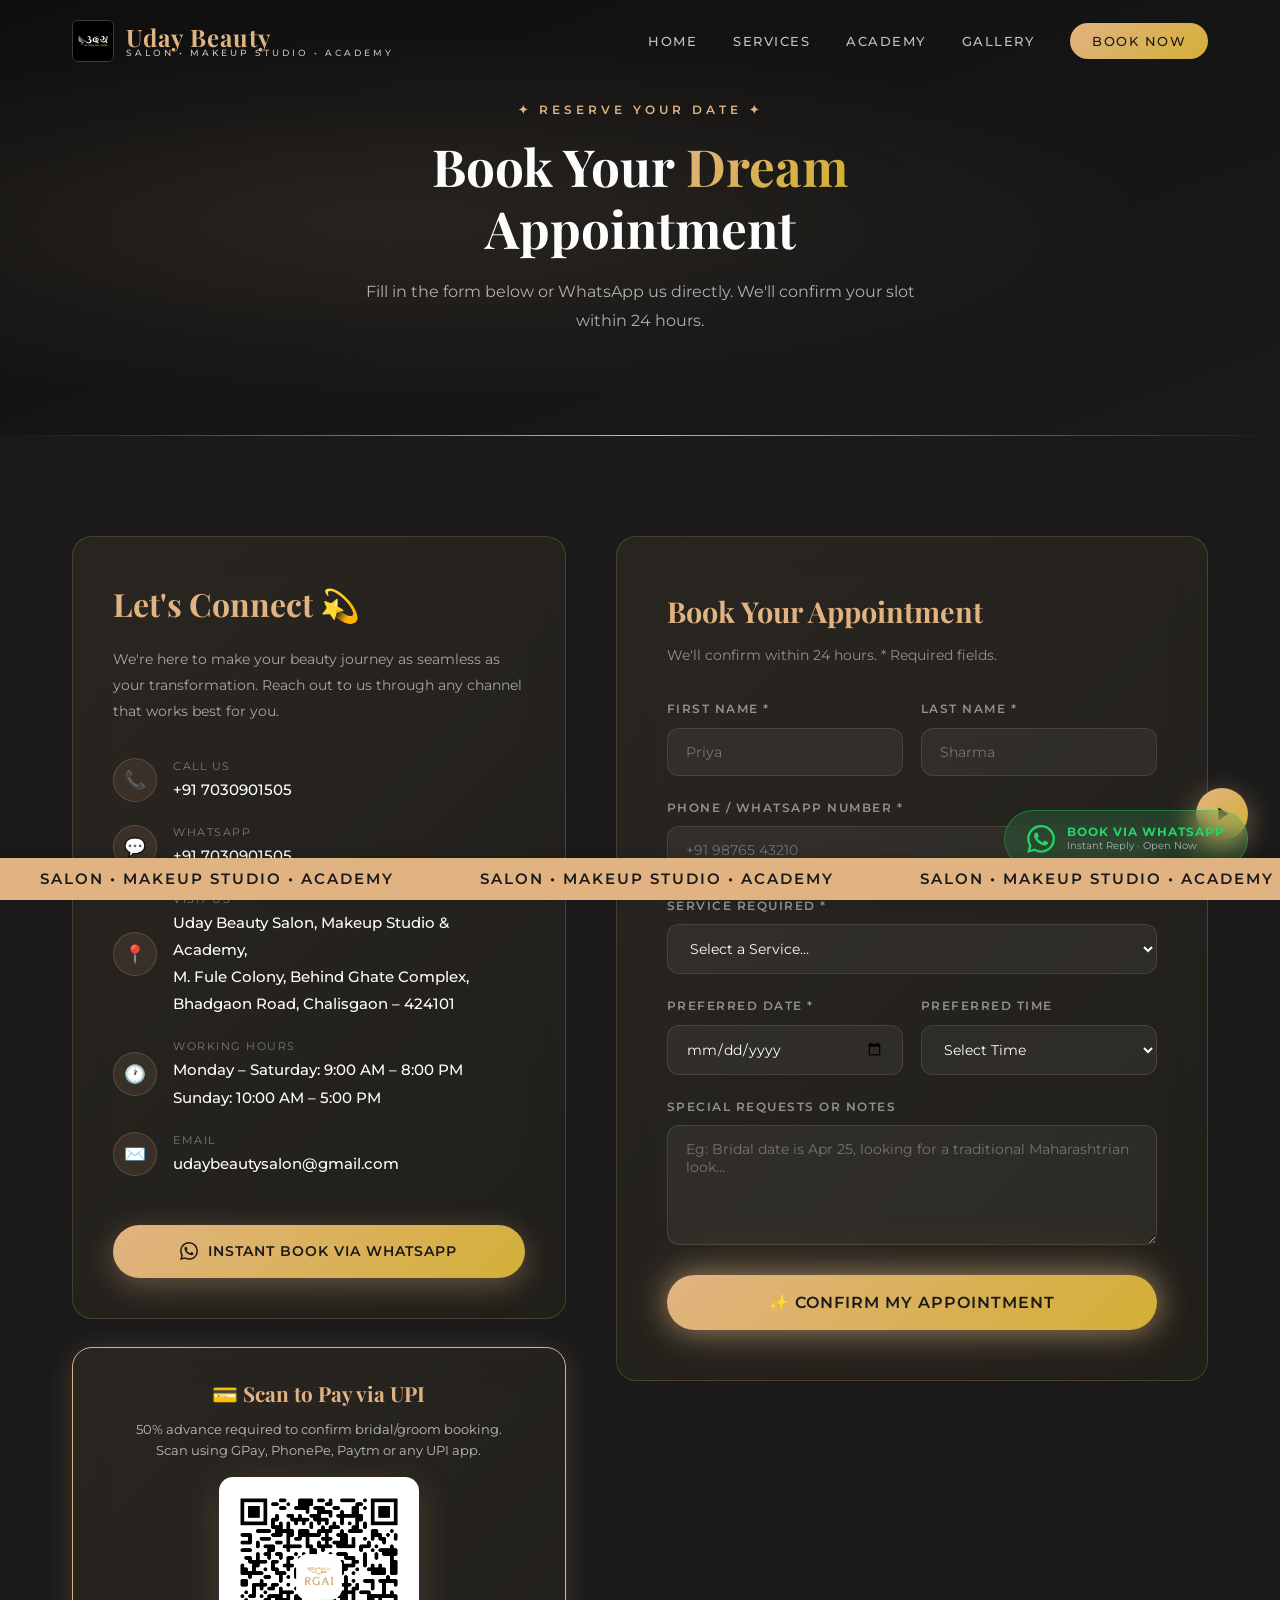
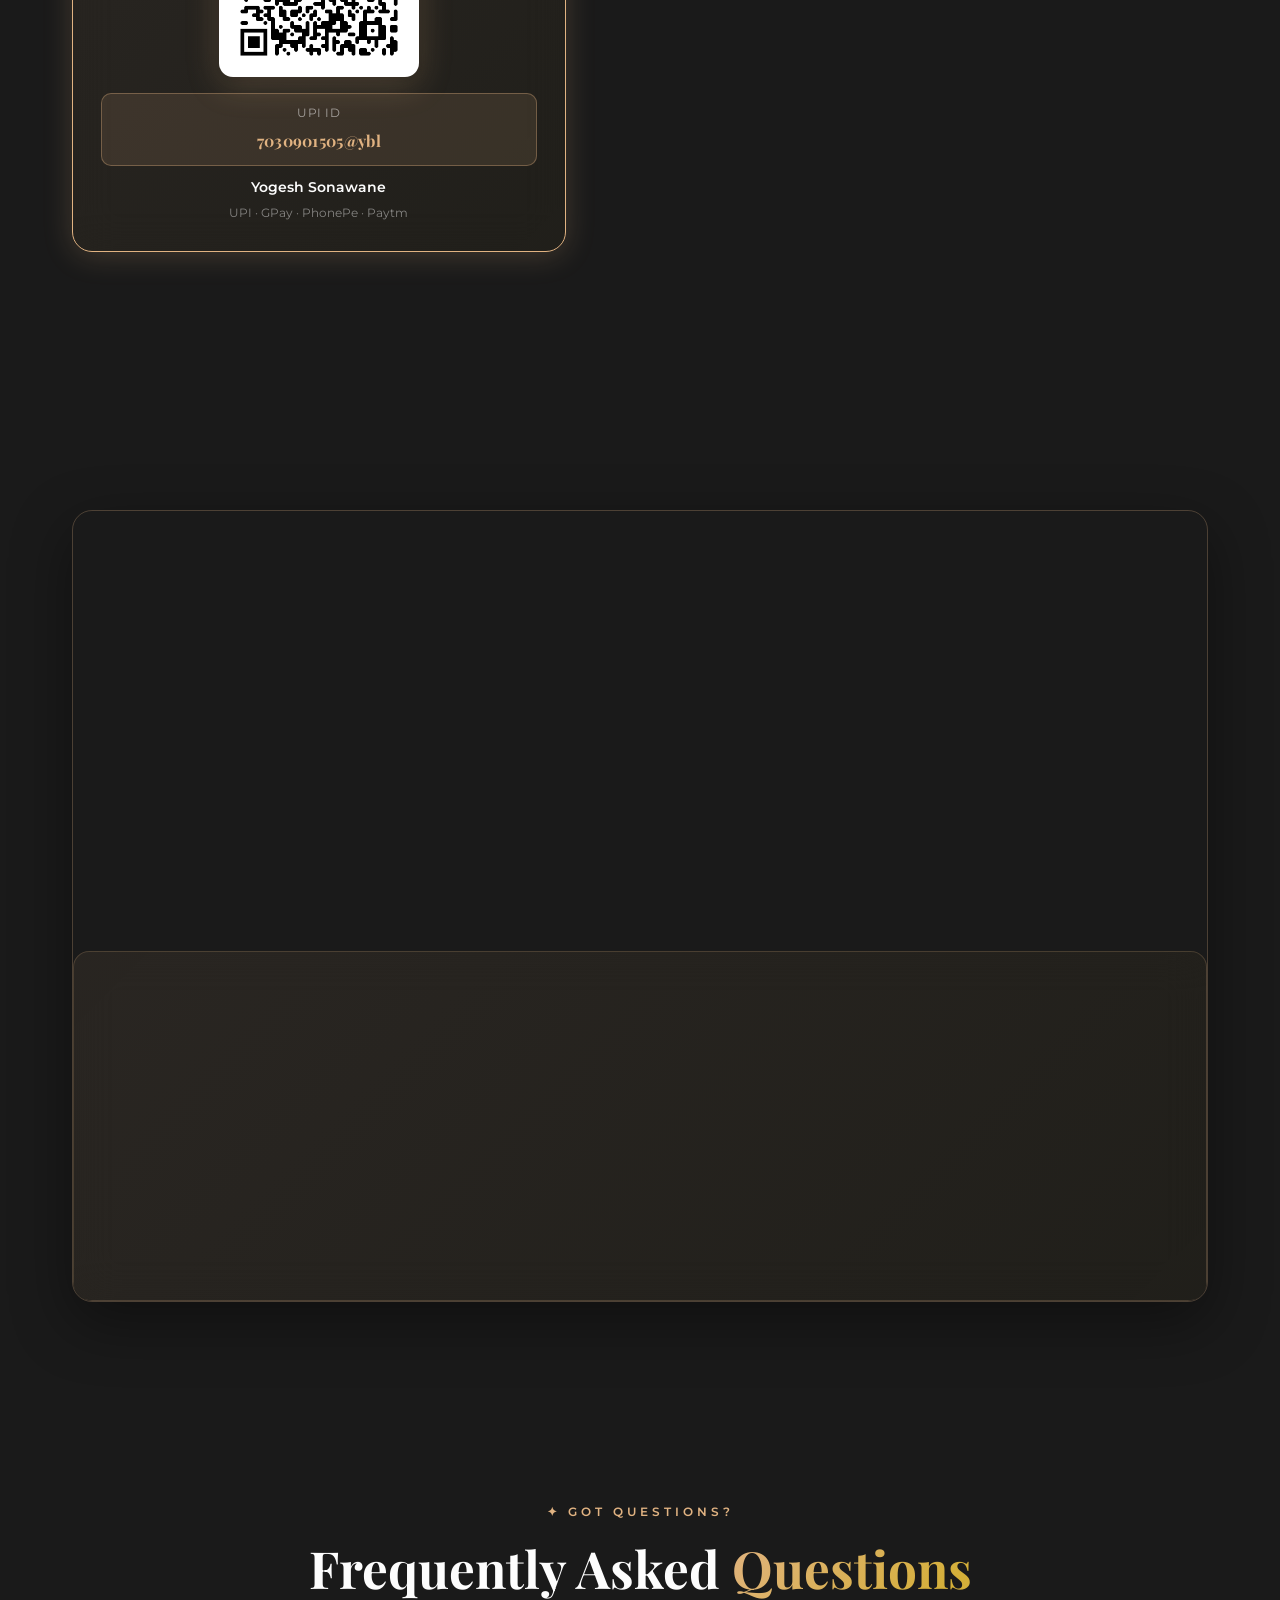
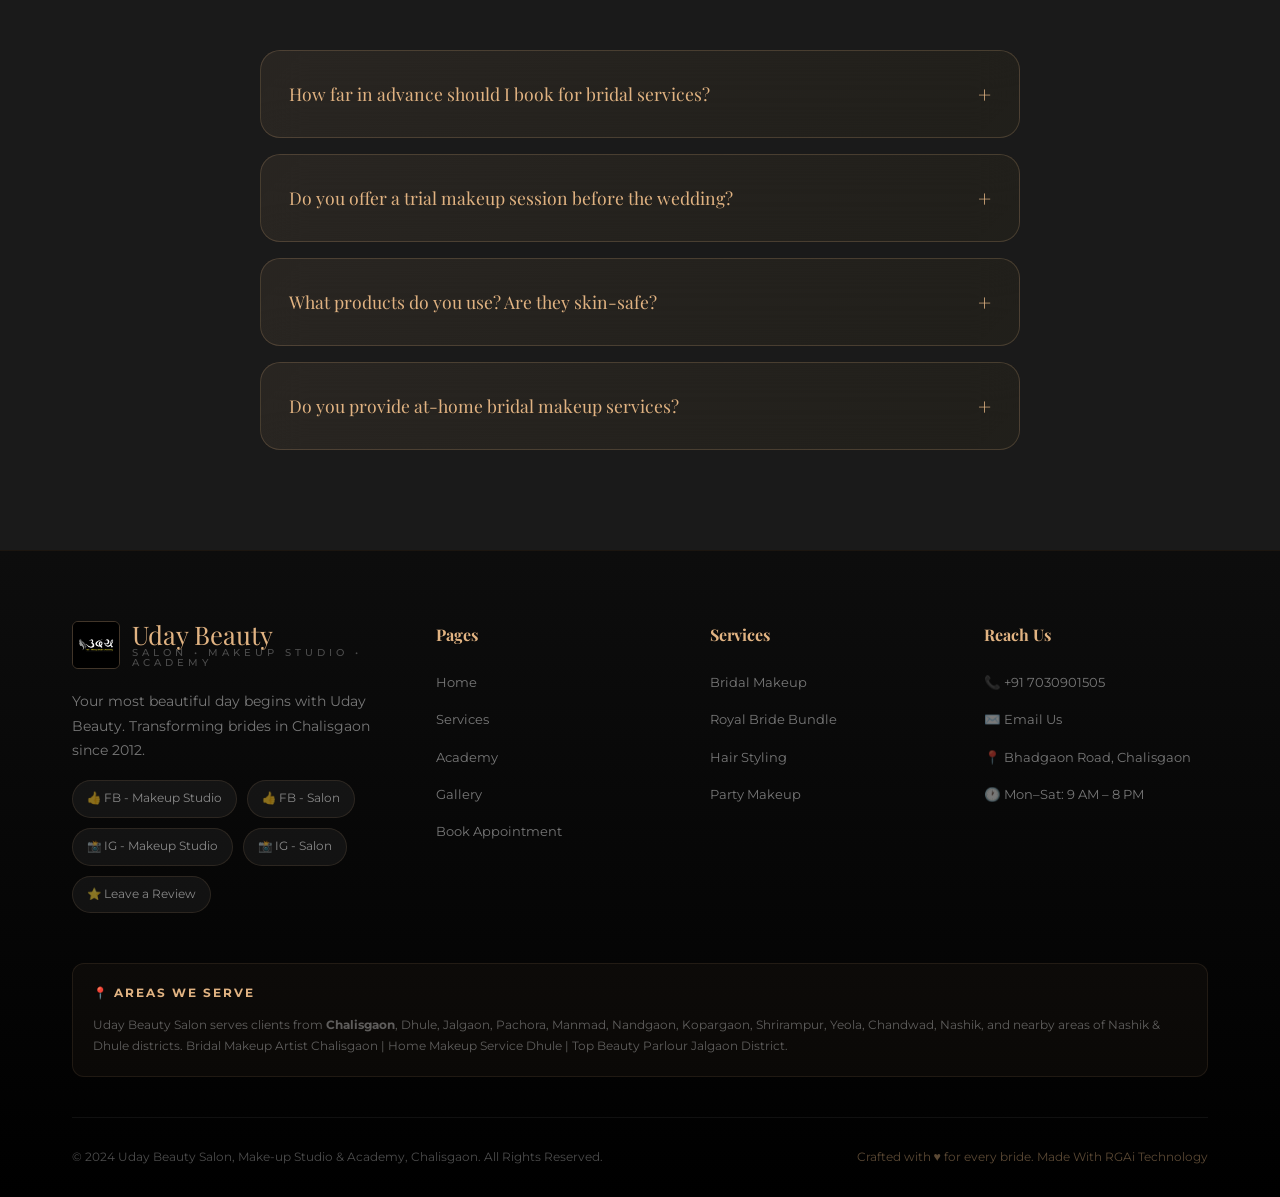
<file: contact.html>
<!DOCTYPE html>
<html lang="en">
<head>
  <meta charset="UTF-8" />
  <meta name="viewport" content="width=device-width, initial-scale=1.0, viewport-fit=cover" />
  <meta name="theme-color" content="#E1B382" />
  <meta name="mobile-web-app-capable" content="yes" />
  <meta name="apple-mobile-web-app-capable" content="yes" />
  <title>Book Your Appointment | Uday Beauty Salon Chalisgaon</title>
  <meta name="description" content="Book a bridal appointment or beauty consultation at Uday Beauty Salon in Chalisgaon. Contact us via phone, WhatsApp, or our online booking form." />
  <meta name="keywords" content="Book Bridal Makeup Chalisgaon, Beauty Salon Appointment Chalisgaon, Contact Uday Beauty, Makeup Booking Dhule Jalgaon" />
  <link rel="preconnect" href="https://fonts.googleapis.com" />
  <link rel="preconnect" href="https://fonts.gstatic.com" crossorigin />
  <link rel="stylesheet" href="css/style.css" />

  <!-- Google Analytics 4 (Stub) -->
  <script async src="https://www.googletagmanager.com/gtag/js?id=G-XXXXXXXXXX"></script>
  <script>
    window.dataLayer = window.dataLayer || [];
    function gtag(){dataLayer.push(arguments);}
    gtag('js', new Date());
    gtag('config', 'G-XXXXXXXXXX');
  </script>

  <!-- Meta Pixel Code (Stub) -->
  <script>
    !function(f,b,e,v,n,t,s)
    {if(f.fbq)return;n=f.fbq=function(){n.callMethod?
    n.callMethod.apply(n,arguments):n.queue.push(arguments)};
    if(!f._fbq)f._fbq=n;n.push=n;n.loaded=!0;n.version='2.0';
    n.queue=[];t=b.createElement(e);t.async=!0;
    t.src=v;s=b.getElementsByTagName(e)[0];
    s.parentNode.insertBefore(t,s)}(window, document,'script',
    'https://connect.facebook.net/en_US/fbevents.js');
    fbq('init', 'XXXXXXXXXXXXXXXX');
    fbq('track', 'PageView');
  </script>
</head>

<body>

  <!-- ======== NAVBAR ======== -->
  <nav class="navbar" id="navbar">
    <div class="container">
      <div class="nav-inner">
        <a href="index.html" class="nav-logo">
          <img src="assets/images/logo.jpeg" alt="Uday Beauty Logo" class="nav-logo-img" />
          <div class="nav-logo-text">
            <span class="logo-main">Uday Beauty</span>

            <span class="logo-sub">Salon &bull; Makeup Studio &bull; Academy</span>
          </div>
        </a>
        <ul class="nav-links" id="navLinks">
          <li><a href="index.html">Home</a></li>
          <li><a href="services.html">Services</a></li>
          <li><a href="academy.html">Academy</a></li>
          <li><a href="gallery.html">Gallery</a></li>
          <li><a href="contact.html" class="active nav-cta">Book Now</a></li>
        </ul>
        <button class="hamburger" id="hamburger" aria-label="Toggle navigation">
          <span></span><span></span><span></span>
        </button>
      </div>
    </div>
  </nav>

  <!-- ======== PAGE HERO ======== -->
  <section class="page-hero" aria-label="Contact page hero">
    <div class="container">
      <div class="page-hero-content reveal">
        <p class="section-label">✦ Reserve Your Date ✦</p>
        <h1 class="section-title">Book Your <span class="text-gradient">Dream</span><br />Appointment</h1>
        <p class="section-subtitle" style="margin:0 auto; text-align:center;">
          Fill in the form below or WhatsApp us directly. We'll confirm your slot within 24 hours.
        </p>
      </div>
    </div>
  </section>

  <!-- ======== CONTACT SECTION ======== -->
  <section aria-label="Contact form and information">
    <div class="container">
      <div class="contact-grid">

        <!-- Info Column -->
        <div style="display:flex; flex-direction:column; gap:28px;">
          <!-- Info Card -->
          <div class="glass-card contact-info-card reveal" id="contactInfo">
            <h2>Let's Connect 💫</h2>
            <p>We're here to make your beauty journey as seamless as your transformation. Reach out to us through any channel that works best for you.</p>

            <div class="contact-detail">
              <div class="contact-detail-icon">📞</div>
              <div class="contact-detail-text">
                <span class="detail-label">Call Us</span>
                <a href="tel:+917030901505" class="detail-value">+91 7030901505</a>
              </div>
            </div>

            <div class="contact-detail">
              <div class="contact-detail-icon" style="animation-delay:1s;">💬</div>
              <div class="contact-detail-text">
                <span class="detail-label">WhatsApp</span>
                <a href="https://wa.me/917030901505" target="_blank" rel="noopener noreferrer" class="detail-value">+91 7030901505</a>
              </div>
            </div>

            <div class="contact-detail">
              <div class="contact-detail-icon" style="animation-delay:2s;">📍</div>
              <div class="contact-detail-text">
                <span class="detail-label">Visit Us</span>
                <span class="detail-value">Uday Beauty Salon, Makeup Studio & Academy,<br />M. Fule Colony, Behind Ghate Complex, Bhadgaon Road, Chalisgaon – 424101</span>
              </div>
            </div>

            <div class="contact-detail">
              <div class="contact-detail-icon" style="animation-delay:3s;">🕐</div>
              <div class="contact-detail-text">
                <span class="detail-label">Working Hours</span>
                <span class="detail-value">Monday – Saturday: 9:00 AM – 8:00 PM<br />Sunday: 10:00 AM – 5:00 PM</span>
              </div>
            </div>

            <div class="contact-detail">
              <div class="contact-detail-icon" style="animation-delay:4s;">✉️</div>
              <div class="contact-detail-text">
                <span class="detail-label">Email</span>
                <a href="mailto:udaybeautysalon@gmail.com" class="detail-value">udaybeautysalon@gmail.com</a>
              </div>
            </div>

            <!-- Quick WhatsApp Button -->
            <a href="https://wa.me/917030901505?text=Hi%20Uday%20Beauty!%20I%27d%20like%20to%20book%20an%20appointment." 
               class="btn btn-primary" style="margin-top:28px; width:100%; justify-content:center;" 
               id="contactWaBtn" target="_blank" rel="noopener noreferrer">
              <svg width="18" height="18" viewBox="0 0 24 24" fill="currentColor"><path d="M17.472 14.382c-.297-.149-1.758-.867-2.03-.967-.273-.099-.471-.148-.67.15-.197.297-.767.966-.94 1.164-.173.199-.347.223-.644.075-.297-.15-1.255-.463-2.39-1.475-.883-.788-1.48-1.761-1.653-2.059-.173-.297-.018-.458.13-.606.134-.133.298-.347.446-.52.149-.174.198-.298.298-.497.099-.198.05-.371-.025-.52-.075-.149-.669-1.612-.916-2.207-.242-.579-.487-.5-.669-.51-.173-.008-.371-.01-.57-.01-.198 0-.52.074-.792.372-.272.297-1.04 1.016-1.04 2.479 0 1.462 1.065 2.875 1.213 3.074.149.198 2.096 3.2 5.077 4.487.709.306 1.262.489 1.694.625.712.227 1.36.195 1.871.118.571-.085 1.758-.719 2.006-1.413.248-.694.248-1.289.173-1.413-.074-.124-.272-.198-.57-.347m-5.421 7.403h-.004a9.87 9.87 0 01-5.031-1.378l-.361-.214-3.741.982.998-3.648-.235-.374a9.86 9.86 0 01-1.51-5.26c.001-5.45 4.436-9.884 9.888-9.884 2.64 0 5.122 1.03 6.988 2.898a9.825 9.825 0 012.893 6.994c-.003 5.45-4.437 9.884-9.885 9.884m8.413-18.297A11.815 11.815 0 0012.05 0C5.495 0 .16 5.335.157 11.892c0 2.096.547 4.142 1.588 5.945L.057 24l6.305-1.654a11.882 11.882 0 005.683 1.448h.005c6.554 0 11.89-5.335 11.893-11.893a11.821 11.821 0 00-3.48-8.413z"/></svg>
              Instant Book via WhatsApp
            </a>
          </div>

          <!-- UPI QR Card -->
          <div class="glass-card reveal upi-qr-card" style="padding:28px; text-align:center; border: 1.5px solid var(--rose-gold); box-shadow: var(--shadow-gold);" id="upiQrCard">
            <h3 style="color:var(--rose-gold); font-family:var(--font-heading); font-size:1.3rem; margin-bottom:8px;">💳 Scan to Pay via UPI</h3>
            <p style="font-size:0.82rem; color:rgba(253,253,253,0.7); line-height:1.6; margin-bottom:16px;">
              50% advance required to confirm bridal/groom booking.<br/>Scan using GPay, PhonePe, Paytm or any UPI app.
            </p>
            <div class="qr-code-wrapper" style="width:200px; height:200px; margin:0 auto 16px auto; padding:10px; background:#ffffff; border-radius:14px; display:flex; align-items:center; justify-content:center; box-shadow:0 8px 32px rgba(225,179,130,0.25), 0 2px 12px rgba(0,0,0,0.4);">
              <img src="assets/images/upi_qr.png" alt="UPI Payment QR Code - Yogesh Sonawane" style="width:100%; height:100%; object-fit:contain; border-radius:6px;" id="upiQrImg" />
            </div>
            <div style="background:rgba(225,179,130,0.12); border:1px solid rgba(225,179,130,0.35); border-radius:10px; padding:10px 14px; margin-bottom:10px;">
              <span style="display:block; font-size:0.72rem; color:rgba(253,253,253,0.55); letter-spacing:0.05em; text-transform:uppercase; margin-bottom:4px;">UPI ID</span>
              <span style="display:block; font-size:1rem; font-weight:700; color:var(--rose-gold); letter-spacing:0.02em; font-family:var(--font-heading);">7030901505@ybl</span>
            </div>
            <span style="display:block; font-size:0.88rem; font-weight:600; color:var(--pearl);">Yogesh Sonawane</span>
            <span style="display:block; font-size:0.72rem; color:rgba(253,253,253,0.45); margin-top:4px;">UPI · GPay · PhonePe · Paytm</span>
          </div>
        </div>

        <!-- Booking Form -->
        <div class="glass-card booking-form reveal" id="bookingForm">
          <h2 class="form-title">Book Your Appointment</h2>
          <p class="form-subtitle">We'll confirm within 24 hours. * Required fields.</p>

          <form id="appointmentForm" novalidate>
            <div class="form-row">
              <div class="form-group">
                <label for="firstName">First Name *</label>
                <input type="text" id="firstName" name="firstName" placeholder="Priya" required autocomplete="given-name" />
              </div>
              <div class="form-group">
                <label for="lastName">Last Name *</label>
                <input type="text" id="lastName" name="lastName" placeholder="Sharma" required autocomplete="family-name" />
              </div>
            </div>

            <div class="form-group">
              <label for="phone">Phone / WhatsApp Number *</label>
              <input type="tel" id="phone" name="phone" placeholder="+91 98765 43210" required autocomplete="tel" />
            </div>

            <div class="form-group">
              <label for="serviceType">Service Required *</label>
              <select id="serviceType" name="serviceType" required>
                <option value="" disabled selected>Select a Service…</option>
                <optgroup label="Bridal Packages">
                  <option value="glow-bridal">Glow Bridal Package (₹15,000+)</option>
                  <option value="hd-bridal">HD Bridal Package (₹20,000+)</option>
                  <option value="royal-bridal">Royal Bridal Package (₹30,000+)</option>
                  <option value="premium-bridal">Premium Bridal Package (₹40,000+)</option>
                </optgroup>
                <optgroup label="Bridal Makeup Tiers">
                  <option value="classic-bridal">Classic Bridal Makeup (₹4,999)</option>
                  <option value="hd-glass-bridal">HD Glass Finish Bridal Makeup (₹6,999)</option>
                  <option value="airbrush-bridal">Airbrush Bridal Makeup (₹8,999)</option>
                  <option value="signature-bridal">Signature Bridal Look (₹10,999)</option>
                  <option value="vedic-bridal">Vedic Bridal Look (₹6,999)</option>
                  <option value="reception-bridal">Reception / Varmala Look (₹6,999)</option>
                </optgroup>
                <optgroup label="Occasion & Event Makeup">
                  <option value="soft-glam-engagement">Soft Glam Engagement (₹4,999)</option>
                  <option value="hd-engagement">HD Engagement Makeup (₹5,999)</option>
                  <option value="haldi-glam">Haldi Glam Bridal Look (₹4,999+)</option>
                  <option value="hd-mehendi">HD Mehendi Look (₹2,999+)</option>
                  <option value="sangeet-carnival">Sangeet / Carnival Special (₹3,999+)</option>
                  <option value="basic-party">Basic Party Makeup (₹999+)</option>
                  <option value="hd-party">HD Party Makeup (₹1,499+)</option>
                </optgroup>
                <optgroup label="Groom Grooming">
                  <option value="groom-makeup">Groom Makeup Package (₹15,000+)</option>
                  <option value="natural-groom">Premium Natural Groom Makeup (₹1,499+)</option>
                  <option value="groom-skin-prep">Groom Skin Prep</option>
                </optgroup>
                <optgroup label="Add-On / Special Occasions">
                  <option value="photoshoot-makeup">Photoshoot & Portfolio Makeup (₹1,999+)</option>
                  <option value="baby-shower">Baby Shower Makeup (₹2,499+)</option>
                  <option value="pre-wedding">Pre-Wedding / Theme Shoot (₹2,999+)</option>
                </optgroup>
                <optgroup label="Salon & Beauty Services">
                  <option value="hair-care">Hair Care & Styling Services</option>
                  <option value="skin-care">Skin Care & Beauty Services</option>
                </optgroup>
                <optgroup label="Academy Inquiry">
                  <option value="academy-foundation">Hair + Skin + Makeup Foundation (3 Months)</option>
                  <option value="academy-diploma">Master Diploma in Hair, Skin & Makeup (6 Months)</option>
                  <option value="academy-self">Self Makeup Workshop (3 Days)</option>
                  <option value="academy-basic">Basic Makeup Course (5 Days)</option>
                  <option value="academy-bridal">Bridal Makeup Course (15 Days)</option>
                </optgroup>
              </select>
            </div>

            <div class="form-row">
              <div class="form-group">
                <label for="appointDate">Preferred Date *</label>
                <input type="date" id="appointDate" name="appointDate" required />
              </div>
              <div class="form-group">
                <label for="appointTime">Preferred Time</label>
                <select id="appointTime" name="appointTime">
                  <option value="" disabled selected>Select Time</option>
                  <option>9:00 AM – 10:00 AM</option>
                  <option>10:00 AM – 11:00 AM</option>
                  <option>11:00 AM – 12:00 PM</option>
                  <option>12:00 PM – 1:00 PM</option>
                  <option>2:00 PM – 3:00 PM</option>
                  <option>3:00 PM – 4:00 PM</option>
                  <option>4:00 PM – 5:00 PM</option>
                  <option>5:00 PM – 6:00 PM</option>
                  <option>6:00 PM – 7:00 PM</option>
                </select>
              </div>
            </div>

            <div class="form-group">
              <label for="message">Special Requests or Notes</label>
              <textarea id="message" name="message" placeholder="Eg: Bridal date is Apr 25, looking for a traditional Maharashtrian look…"></textarea>
            </div>

            <button type="submit" class="btn btn-glow" id="submitForm" style="width:100%; justify-content:center; font-size:1rem; padding:18px;">
              ✨ Confirm My Appointment
            </button>
            <p id="formMsg" style="text-align:center; margin-top:16px; font-size:0.82rem; color:var(--rose-gold); display:none;"></p>
          </form>
        </div>
      </div>
    </div>
  </section>

  <!-- ======== GOOGLE MAP ======== -->
  <section style="padding-top:0;" aria-label="Salon location map">
    <div class="container">
      <div class="reveal" style="margin-bottom:24px;">
        <p class="section-label">✦ Find Us</p>
        <h2 class="section-title">We're in the Heart of <span class="text-gradient">Chalisgaon</span></h2>
      </div>
      <div class="map-container reveal" id="mapContainer">
        <iframe 
          src="https://www.google.com/maps/embed?pb=!1m18!1m12!1m3!1d30142.29694395!2d75.01469!3d20.45820!2m3!1f0!2f0!3f0!3m2!1i1024!2i768!4f13.1!3m3!1m2!1s0x3bdb198d5a5f76e1%3A0x1f6b8456c9e2f39!2sChalisgaon%2C%20Maharashtra%20424101!5e0!3m2!1sen!2sin!4v1686000000000!5m2!1sen!2sin"
          width="100%" 
          height="420" 
          style="border:0;" 
          allowfullscreen="" 
          loading="lazy" 
          referrerpolicy="no-referrer-when-downgrade"
          title="Uday Beauty Salon location on Google Maps, Chalisgaon"
          aria-label="Google Maps showing Uday Beauty Salon location in Chalisgaon">
        </iframe>

        <!-- ======== MAP SECTION ======== -->
        <div class="glass-card reveal" id="mapContainer" style="grid-column: 1 / -1; padding: 0; overflow: hidden; height: 350px; border-radius: 16px; margin-top: 20px;">
          <iframe 
            src="https://www.google.com/maps/embed?pb=!1m18!1m12!1m3!1d119422.38221524177!2d74.9388383!3d20.4633783!2m3!1f0!2f0!3f0!3m2!1i1024!2i768!4f13.1!3m3!1m2!1s0x3bdbcbc701f5e88d%3A0x64b8bb3bc7b7190d!2sChalisgaon%2C%20Maharashtra!5e0!3m2!1sen!2sin!4v1717000000000!5m2!1sen!2sin" 
            width="100%" height="100%" style="border:0; filter: grayscale(50%) contrast(1.1);" allowfullscreen="" loading="lazy" referrerpolicy="no-referrer-when-downgrade">
          </iframe>
        </div>
      </div>

    </div>
  </section>

  <!-- ======== FAQ ======== -->
  <section aria-label="Frequently asked questions">
    <div class="container">
      <div class="reveal" style="text-align:center; margin-bottom:50px;">
        <p class="section-label">✦ Got Questions?</p>
        <h2 class="section-title">Frequently Asked <span class="text-gradient">Questions</span></h2>
      </div>
      <div style="max-width:760px; margin:0 auto; display:flex; flex-direction:column; gap:16px;">
        <details class="glass-card reveal" style="padding:24px 28px;" id="faq1">
          <summary style="cursor:pointer; font-family:var(--font-heading); font-size:1.1rem; color:var(--rose-gold); list-style:none; display:flex; justify-content:space-between; align-items:center;">
            How far in advance should I book for bridal services?
            <span style="font-size:1.4rem; transition:transform 0.3s;">+</span>
          </summary>
          <p style="margin-top:16px; color:rgba(253,253,253,0.6); font-size:0.88rem; line-height:1.8;">
            We recommend booking at least 4–8 weeks before your wedding date. For peak wedding season (October–February), 3 months in advance is ideal to secure your preferred date and time.
          </p>
        </details>
        <details class="glass-card reveal" style="padding:24px 28px;" id="faq2">
          <summary style="cursor:pointer; font-family:var(--font-heading); font-size:1.1rem; color:var(--rose-gold); list-style:none; display:flex; justify-content:space-between; align-items:center;">
            Do you offer a trial makeup session before the wedding?
            <span style="font-size:1.4rem;">+</span>
          </summary>
          <p style="margin-top:16px; color:rgba(253,253,253,0.6); font-size:0.88rem; line-height:1.8;">
            Yes! We highly recommend a trial session 2–4 weeks before your wedding. The Royal Bride Bundle includes a complimentary trial consultation with your artist.
          </p>
        </details>
        <details class="glass-card reveal" style="padding:24px 28px;" id="faq3">
          <summary style="cursor:pointer; font-family:var(--font-heading); font-size:1.1rem; color:var(--rose-gold); list-style:none; display:flex; justify-content:space-between; align-items:center;">
            What products do you use? Are they skin-safe?
            <span style="font-size:1.4rem;">+</span>
          </summary>
          <p style="margin-top:16px; color:rgba(253,253,253,0.6); font-size:0.88rem; line-height:1.8;">
            We use premium, dermatologist-tested brands including MAC, HD Pro, Lakme Absolute, and Huda Beauty. All products are non-comedogenic and suitable for sensitive skin.
          </p>
        </details>
        <details class="glass-card reveal" style="padding:24px 28px;" id="faq4">
          <summary style="cursor:pointer; font-family:var(--font-heading); font-size:1.1rem; color:var(--rose-gold); list-style:none; display:flex; justify-content:space-between; align-items:center;">
            Do you provide at-home bridal makeup services?
            <span style="font-size:1.4rem;">+</span>
          </summary>
          <p style="margin-top:16px; color:rgba(253,253,253,0.6); font-size:0.88rem; line-height:1.8;">
            Yes, we offer at-home bridal service within Chalisgaon and nearby areas. An additional travel charge may apply for locations beyond a 10 km radius.
          </p>
        </details>
      </div>
    </div>
  </section>

  <!-- ======== FOOTER ======== -->
  <footer>
    <div class="container">
      <div class="footer-grid">
        <div class="footer-brand">
          <a href="index.html" class="footer-logo" aria-label="Uday Beauty Home">
            <img src="assets/images/logo.jpeg" alt="Uday Beauty Logo" class="footer-logo-img" />
            <div class="footer-logo-text">
              <span class="logo-main">Uday Beauty</span>

              <span class="logo-sub">Salon &bull; Makeup Studio &bull; Academy</span>
            </div>
          </a>
          <p>Your most beautiful day begins with Uday Beauty. Transforming brides in Chalisgaon since 2012.</p>
          <div class="footer-social">
            <a href="https://www.facebook.com/share/14qCMHMjShj/" target="_blank" class="social-pill" aria-label="Facebook Makeup Studio">👍 FB - Makeup Studio</a>
            <a href="https://www.facebook.com/share/1ChvfpWyxH/" target="_blank" class="social-pill" aria-label="Facebook Salon">👍 FB - Salon</a>
            <a href="https://www.instagram.com/udaymakeupstudio_academy?igsh=aDlqM3J6NDI4anAy" target="_blank" class="social-pill" aria-label="Instagram Makeup Studio">📸 IG - Makeup Studio</a>
            <a href="https://www.instagram.com/udaybeautysalon_academy?igsh=MTB6dWdmMDYwc3h3ZQ==" target="_blank" class="social-pill" aria-label="Instagram Salon">📸 IG - Salon</a>
            <a href="#" target="_blank" class="social-pill" aria-label="Google Review">&#11088; Leave a Review</a>
          </div>
        </div>
        <div class="footer-col">
          <h4>Pages</h4>
          <ul>
            <li><a href="index.html">Home</a></li>
            <li><a href="services.html">Services</a></li>
            <li><a href="academy.html">Academy</a></li>
            <li><a href="gallery.html">Gallery</a></li>
            <li><a href="contact.html">Book Appointment</a></li>
          </ul>
        </div>
        <div class="footer-col">
          <h4>Services</h4>
          <ul>
            <li><a href="services.html">Bridal Makeup</a></li>
            <li><a href="services.html">Royal Bride Bundle</a></li>
            <li><a href="services.html">Hair Styling</a></li>
            <li><a href="services.html">Party Makeup</a></li>
          </ul>
        </div>
        <div class="footer-col">
          <h4>Reach Us</h4>
          <ul>
            <li><a href="tel:+917030901505">📞 +91 7030901505</a></li>
            <li><a href="mailto:udaybeautysalon@gmail.com">✉️ Email Us</a></li>
            <li><a href="#mapContainer">📍 Bhadgaon Road, Chalisgaon</a></li>
            <li><a href="#">🕐 Mon–Sat: 9 AM – 8 PM</a></li>
          </ul>
        </div>
      </div>
      <div class="areas-served">
        <h5>📍 Areas We Serve</h5>
        <p>Uday Beauty Salon serves clients from <strong>Chalisgaon</strong>, Dhule, Jalgaon, Pachora, Manmad, Nandgaon, Kopargaon, Shrirampur, Yeola, Chandwad, Nashik, and nearby areas of Nashik & Dhule districts. Bridal Makeup Artist Chalisgaon | Home Makeup Service Dhule | Top Beauty Parlour Jalgaon District.</p>
      </div>
      <div class="footer-bottom">
        <p>© 2024 Uday Beauty Salon, Make-up Studio & Academy, Chalisgaon. All Rights Reserved.</p>
        <p style="color:rgba(225,179,130,0.4);">Crafted with ♥ for every bride. Made With RGAi Technology</p>
      </div>
    </div>
  </footer>

  <!-- ======== FLOATING WHATSAPP ======== -->
  <a href="https://wa.me/917030901505?text=Hi%20Uday%20Beauty!%20I%27d%20like%20to%20book%20an%20appointment." 
     class="wa-float" id="waFloat" target="_blank" rel="noopener noreferrer" aria-label="Book via WhatsApp">
    <svg viewBox="0 0 24 24" fill="#25D366"><path d="M17.472 14.382c-.297-.149-1.758-.867-2.03-.967-.273-.099-.471-.148-.67.15-.197.297-.767.966-.94 1.164-.173.199-.347.223-.644.075-.297-.15-1.255-.463-2.39-1.475-.883-.788-1.48-1.761-1.653-2.059-.173-.297-.018-.458.13-.606.134-.133.298-.347.446-.52.149-.174.198-.298.298-.497.099-.198.05-.371-.025-.52-.075-.149-.669-1.612-.916-2.207-.242-.579-.487-.5-.669-.51-.173-.008-.371-.01-.57-.01-.198 0-.52.074-.792.372-.272.297-1.04 1.016-1.04 2.479 0 1.462 1.065 2.875 1.213 3.074.149.198 2.096 3.2 5.077 4.487.709.306 1.262.489 1.694.625.712.227 1.36.195 1.871.118.571-.085 1.758-.719 2.006-1.413.248-.694.248-1.289.173-1.413-.074-.124-.272-.198-.57-.347m-5.421 7.403h-.004a9.87 9.87 0 01-5.031-1.378l-.361-.214-3.741.982.998-3.648-.235-.374a9.86 9.86 0 01-1.51-5.26c.001-5.45 4.436-9.884 9.888-9.884 2.64 0 5.122 1.03 6.988 2.898a9.825 9.825 0 012.893 6.994c-.003 5.45-4.437 9.884-9.885 9.884m8.413-18.297A11.815 11.815 0 0012.05 0C5.495 0 .16 5.335.157 11.892c0 2.096.547 4.142 1.588 5.945L.057 24l6.305-1.654a11.882 11.882 0 005.683 1.448h.005c6.554 0 11.89-5.335 11.893-11.893a11.821 11.821 0 00-3.48-8.413z"/></svg>
    <div class="wa-float-text">
      <span>Book via WhatsApp</span>
      <span>Instant Reply · Open Now</span>
    </div>
  </a>

  <script src="js/script.js"></script>
  <script>
    /* Form submission handler */
    const form = document.getElementById('appointmentForm');
    const msg  = document.getElementById('formMsg');
    if (form) {
      form.addEventListener('submit', e => {
        e.preventDefault();
        const phone   = document.getElementById('phone').value;
        const name    = document.getElementById('firstName').value + ' ' + document.getElementById('lastName').value;
        const service = document.getElementById('serviceType').value;
        const date    = document.getElementById('appointDate').value;
        const message = document.getElementById('message').value;
        const waText  = encodeURIComponent(`Hi Uday Beauty! My name is ${name}. I'd like to book a *${service}* appointment on *${date}*. ${message ? 'Notes: ' + message : ''}`);
        window.open(`https://wa.me/917030901505?text=${waText}`, '_blank');
        msg.style.display = 'block';
        msg.textContent = '✅ Redirecting to WhatsApp to confirm your booking!';
      });
    }
  </script>
  <div class="marquee-belt">
    <div class="marquee-content">
      <span>Salon &bull; Makeup Studio &bull; Academy</span>
      <span>Salon &bull; Makeup Studio &bull; Academy</span>
      <span>Salon &bull; Makeup Studio &bull; Academy</span>
      <span>Salon &bull; Makeup Studio &bull; Academy</span>
      <span>Salon &bull; Makeup Studio &bull; Academy</span>
      <span>Salon &bull; Makeup Studio &bull; Academy</span>
      <span>Salon &bull; Makeup Studio &bull; Academy</span>
      <span>Salon &bull; Makeup Studio &bull; Academy</span>
    </div>
  </div>

  <!-- ======== MOBILE STICKY ACTION BAR ======== -->
  <div class="mobile-sticky-bar">
    <div class="mobile-sticky-inner">
      <a href="tel:+917030901505" class="mobile-action-item">
        <svg viewBox="0 0 24 24"><path d="M20.01 15.38c-1.23 0-2.42-.2-3.53-.56a.977.977 0 00-1.01.24l-1.57 1.97c-2.83-1.35-5.48-3.9-6.89-6.83l1.95-1.66c.27-.28.35-.67.24-1.02-.37-1.11-.56-2.3-.56-3.53 0-.54-.45-.99-.99-.99H4.19C3.65 3 3 3.24 3 3.99 3 13.28 10.73 21 20.01 21c.71 0 1-.53 1-1.06v-3.57c0-.54-.45-.99-.99-.99z"/></svg>
        <span>Call</span>
      </a>
      <a href="https://wa.me/917030901505" target="_blank" class="mobile-action-item">
        <svg viewBox="0 0 24 24"><path d="M17.472 14.382c-.297-.149-1.758-.867-2.03-.967-.273-.099-.471-.148-.67.15-.197.297-.767.966-.94 1.164-.173.199-.347.223-.644.075-.297-.15-1.255-.463-2.39-1.475-.883-.788-1.48-1.761-1.653-2.059-.173-.297-.018-.458.13-.606.134-.133.298-.347.446-.52.149-.174.198-.298.298-.497.099-.198.05-.371-.025-.52-.075-.149-.669-1.612-.916-2.207-.242-.579-.487-.5-.669-.51-.173-.008-.371-.01-.57-.01-.198 0-.52.074-.792.372-.272.297-1.04 1.016-1.04 2.479 0 1.462 1.065 2.875 1.213 3.074.149.198 2.096 3.2 5.077 4.487.709.306 1.262.489 1.694.625.712.227 1.36.195 1.871.118.571-.085 1.758-.719 2.006-1.413.248-.694.248-1.289.173-1.413-.074-.124-.272-.198-.57-.347m-5.421 7.403h-.004a9.87 9.87 0 01-5.031-1.378l-.361-.214-3.741.982.998-3.648-.235-.374a9.86 9.86 0 01-1.51-5.26c.001-5.45 4.436-9.884 9.888-9.884 2.64 0 5.122 1.03 6.988 2.898a9.825 9.825 0 012.893 6.994c-.003 5.45-4.437 9.884-9.885 9.884m8.413-18.297A11.815 11.815 0 0012.05 0C5.495 0 .16 5.335.157 11.892c0 2.096.547 4.142 1.588 5.945L.057 24l6.305-1.654a11.882 11.882 0 005.683 1.448h.005c6.554 0 11.89-5.335 11.893-11.893a11.821 11.821 0 00-3.48-8.413z"/></svg>
        <span>Chat</span>
      </a>
      <a href="contact.html" class="mobile-action-item">
        <svg viewBox="0 0 24 24"><path d="M12 2C8.13 2 5 5.13 5 9c0 5.25 7 13 7 13s7-7.75 7-13c0-3.87-3.13-7-7-7zm0 9.5c-1.38 0-2.5-1.12-2.5-2.5s1.12-2.5 2.5-2.5 2.5 1.12 2.5 2.5-1.12 2.5-2.5 2.5z"/></svg>
        <span>Locate</span>
      </a>
      <a href="contact.html" class="mobile-action-item mobile-action-book">
        <span>Book</span>
      </a>
    </div>
  </div>
</body>

</html>
</file>
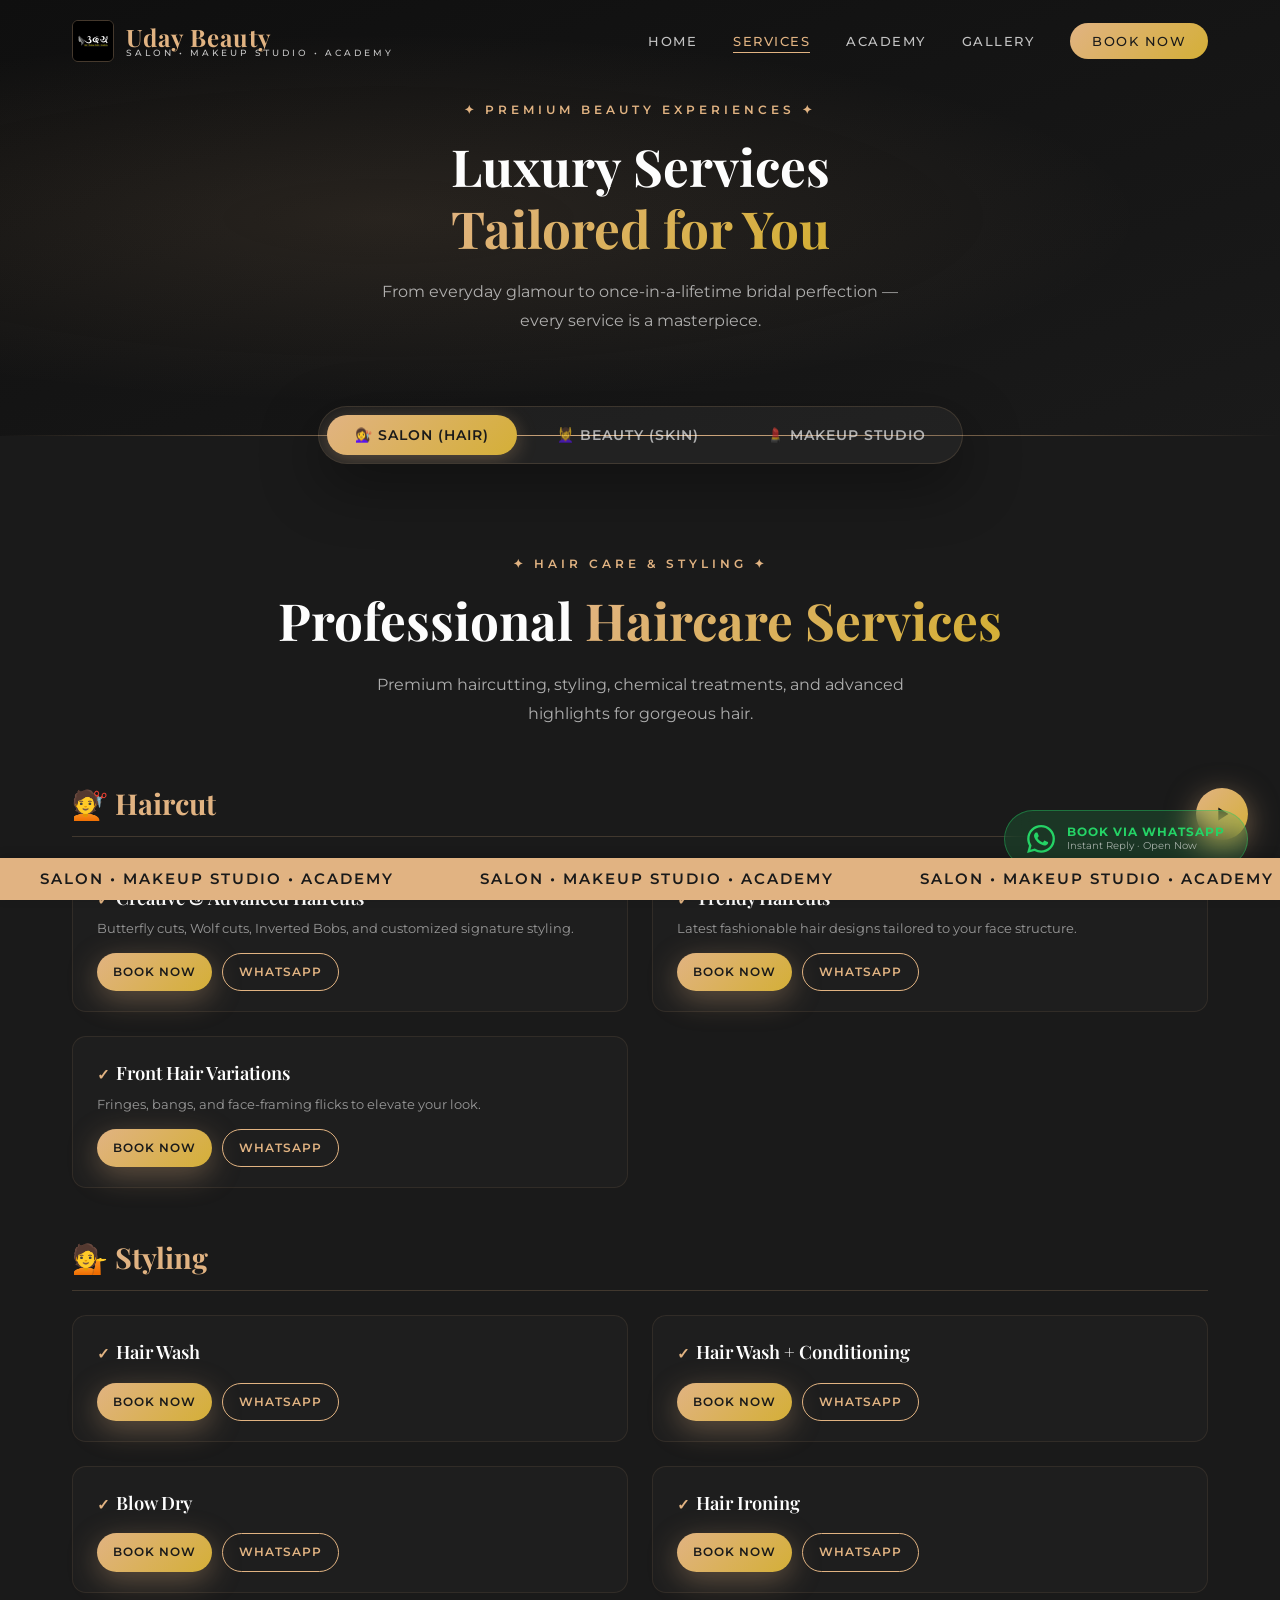
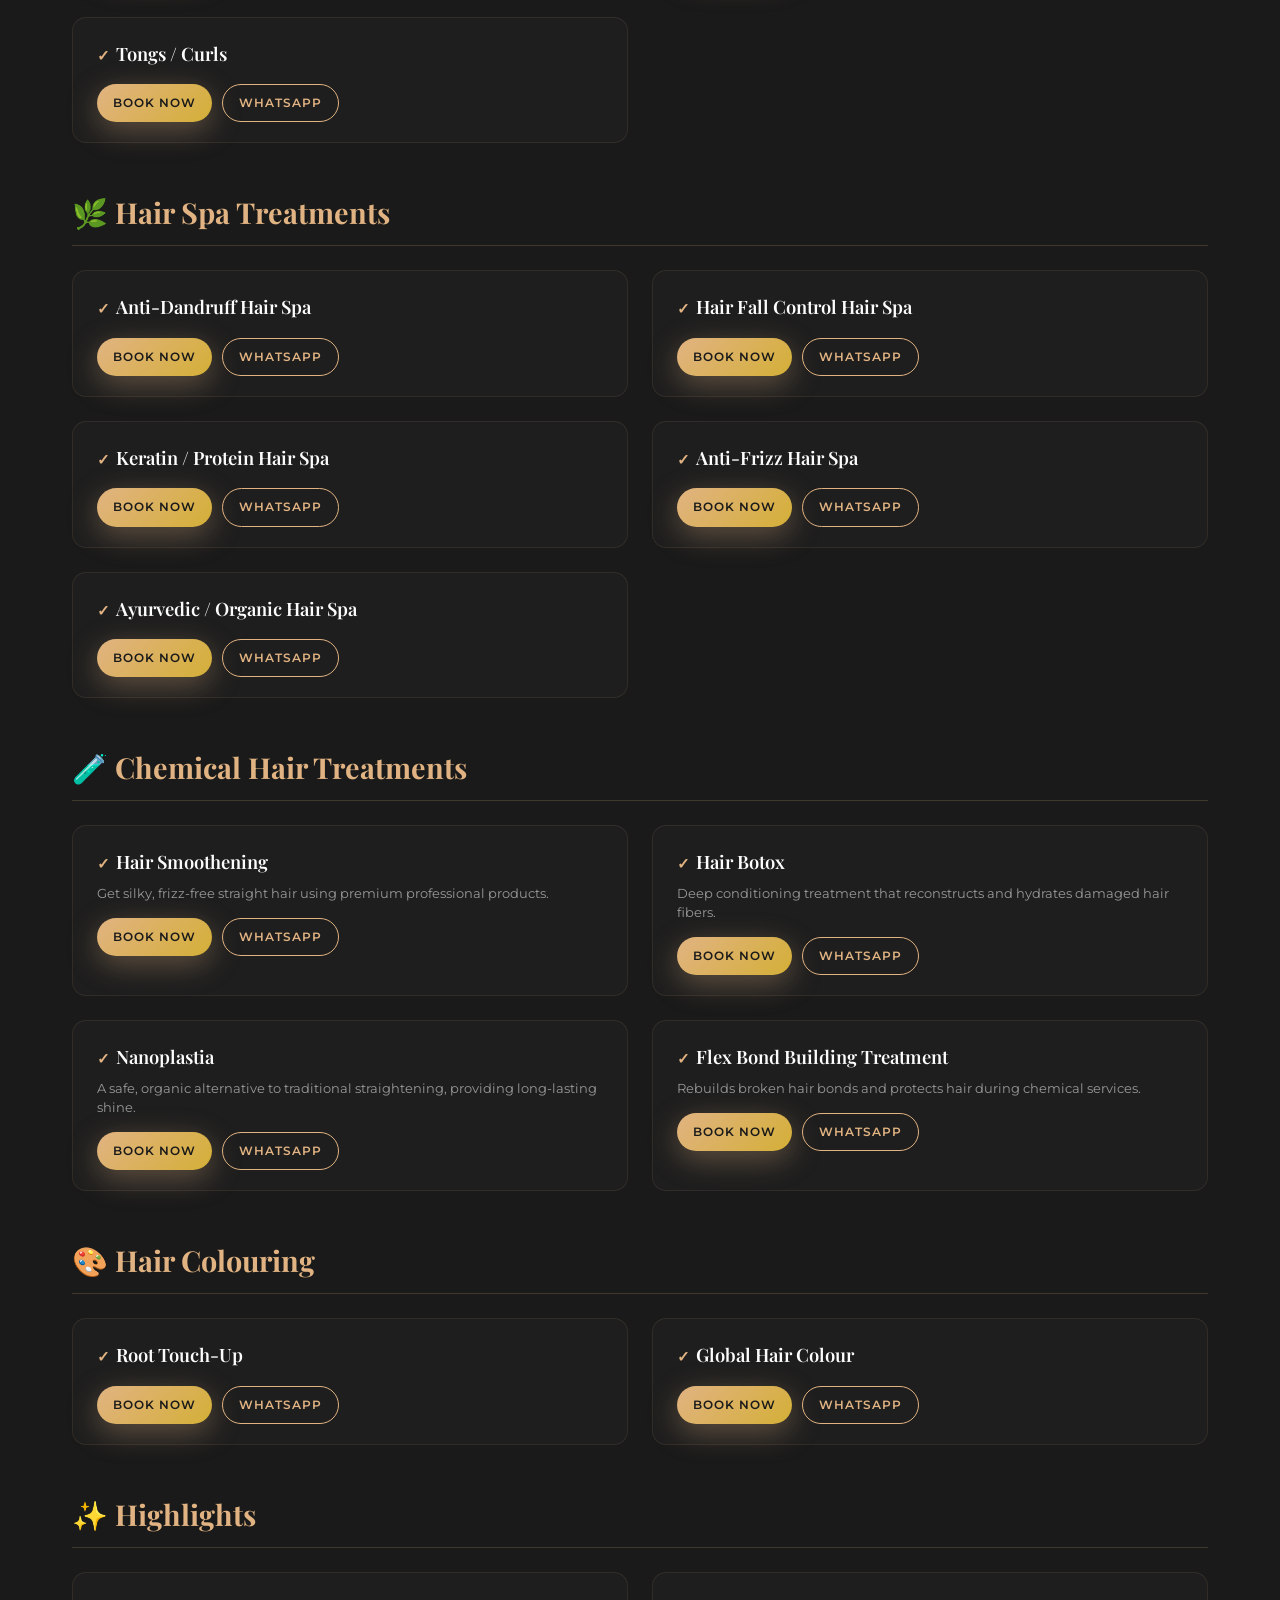
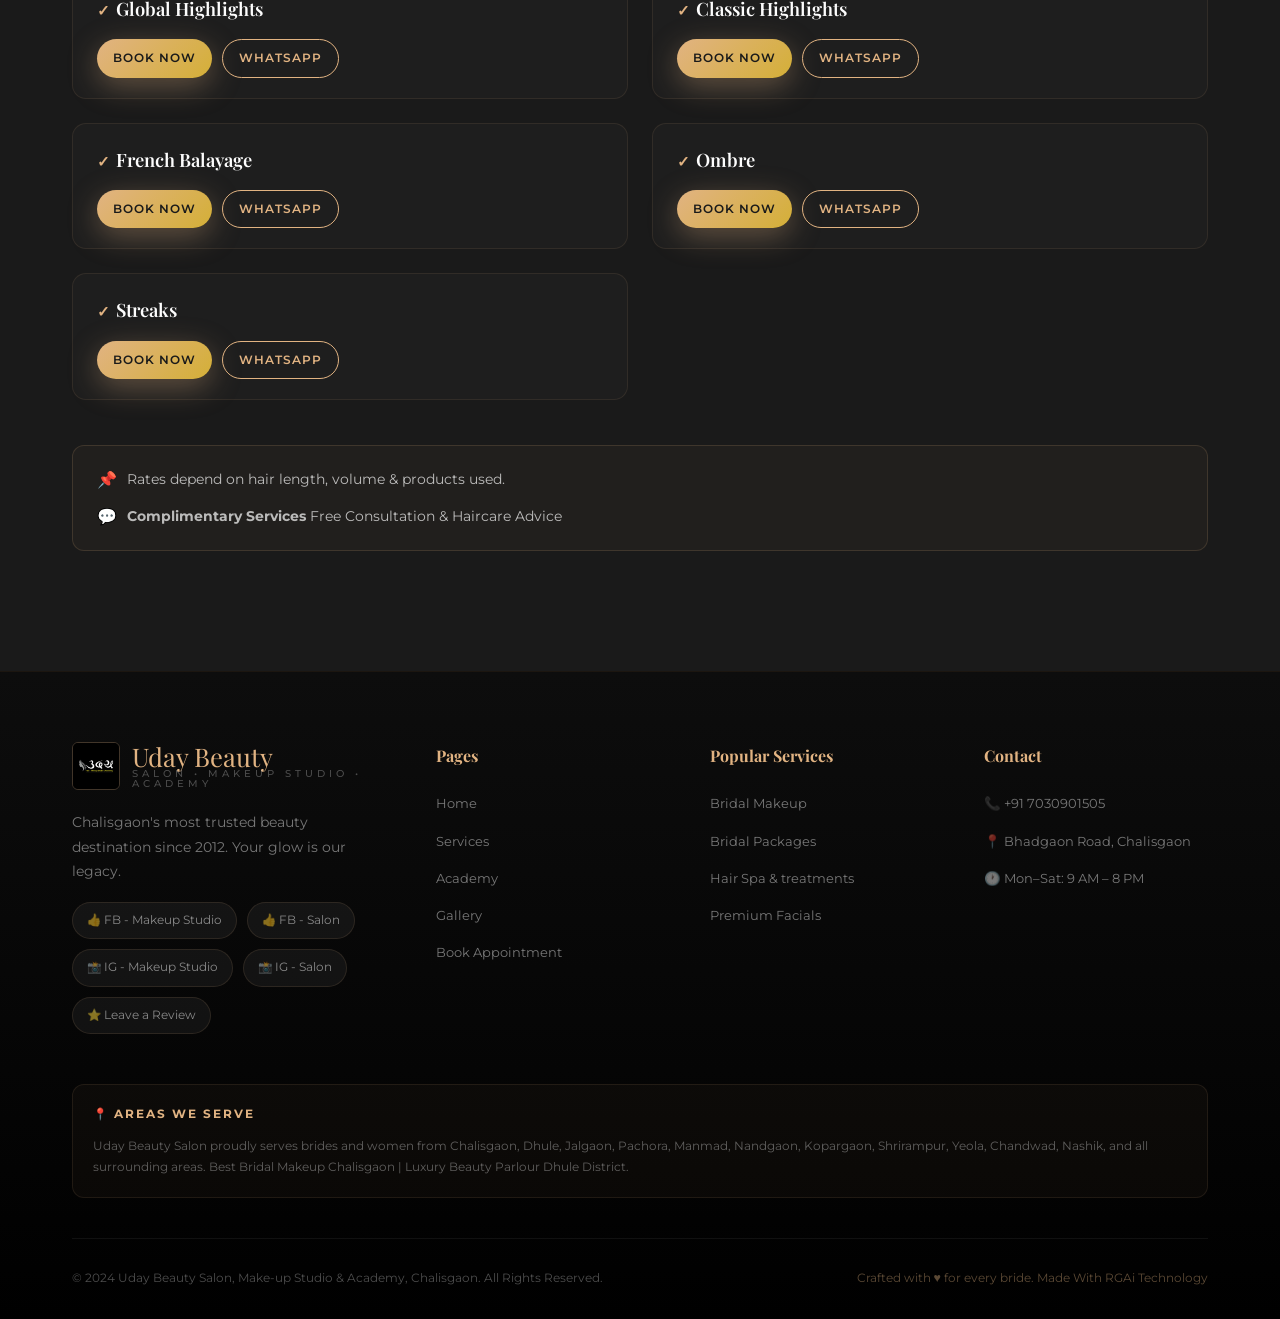
<file: services.html>
<!DOCTYPE html>

<html lang="en">
<head>
<meta charset="utf-8"/>
<meta content="width=device-width, initial-scale=1.0, viewport-fit=cover" name="viewport"/>
<meta content="#E1B382" name="theme-color"/>
<meta content="yes" name="mobile-web-app-capable"/>
<meta content="yes" name="apple-mobile-web-app-capable"/>
<title>Premium Beauty Services &amp; Bridal Packages | Uday Beauty Salon Chalisgaon</title>
<meta content="Explore Uday Beauty's premium services in Chalisgaon: Bridal Packages, HD Makeup, Hair Styling, Facials &amp; the exclusive Royal Bride Bundle. Book now!" name="description"/>
<meta content="Bridal Services Chalisgaon, Luxury Makeup Chalisgaon, Beauty Packages Dhule, Hair Styling Jalgaon" name="keywords"/>
<link href="https://fonts.googleapis.com" rel="preconnect"/>
<link crossorigin="" href="https://fonts.gstatic.com" rel="preconnect"/>
<link href="css/style.css" rel="stylesheet"/>

<!-- Google Analytics 4 (Stub) -->
<script async="" src="https://www.googletagmanager.com/gtag/js?id=G-XXXXXXXXXX"></script>
<script>
    window.dataLayer = window.dataLayer || [];
    function gtag(){dataLayer.push(arguments);}
    gtag('js', new Date());
    gtag('config', 'G-XXXXXXXXXX');
  </script>
<!-- Meta Pixel Code (Stub) -->
<script>
    !function(f,b,e,v,n,t,s)
    {if(f.fbq)return;n=f.fbq=function(){n.callMethod?
    n.callMethod.apply(n,arguments):n.queue.push(arguments)};
    if(!f._fbq)f._fbq=n;n.push=n;n.loaded=!0;n.version='2.0';
    n.queue=[];t=b.createElement(e);t.async=!0;
    t.src=v;s=b.getElementsByTagName(e)[0];
    s.parentNode.insertBefore(t,s)}(window, document,'script',
    'https://connect.facebook.net/en_US/fbevents.js');
    fbq('init', 'XXXXXXXXXXXXXXXX');
    fbq('track', 'PageView');
  </script>
</head>
<body>
<!-- ======== NAVBAR ======== -->
<nav class="navbar" id="navbar">
<div class="container">
<div class="nav-inner">
<a class="nav-logo" href="index.html">
<img alt="Uday Beauty Logo" class="nav-logo-img" src="assets/images/logo.jpeg"/>
<div class="nav-logo-text">
<span class="logo-main">Uday Beauty</span>
<span class="logo-sub">Salon • Makeup Studio • Academy</span>
</div>
</a>
<ul class="nav-links" id="navLinks">
<li><a href="index.html">Home</a></li>
<li><a class="active" href="services.html">Services</a></li>
<li><a href="academy.html">Academy</a></li>
<li><a href="gallery.html">Gallery</a></li>
<li><a class="nav-cta" href="contact.html">Book Now</a></li>
</ul>
<button aria-label="Toggle navigation" class="hamburger" id="hamburger">
<span></span><span></span><span></span>
</button>
</div>
</div>
</nav>
<!-- ======== PAGE HERO ======== -->
<section aria-label="Services page hero" class="page-hero">
<div class="container">
<div class="page-hero-content reveal">
<p class="section-label">✦ Premium Beauty Experiences ✦</p>
<h1 class="section-title">Luxury Services <br/><span class="text-gradient">Tailored for You</span></h1>
<p class="section-subtitle" style="margin:0 auto; text-align:center;">
          From everyday glamour to once-in-a-lifetime bridal perfection — every service is a masterpiece.
        </p>
</div>
</div>
</section>
<!-- ======== SERVICES TABS CONTAINER ======== -->
<div class="container" style="margin-top: -30px; position: relative; z-index: 10;">
<div class="services-tabs-container">
<div class="services-tabs">
<button class="tab-btn active" data-tab="salon-tab">💇‍♀️ Salon (Hair)</button>
<button class="tab-btn" data-tab="beauty-tab">💆‍♀️ Beauty (Skin)</button>
<button class="tab-btn" data-tab="makeup-tab">💄 Makeup Studio</button>
</div>
</div>
</div>
<!-- ======== SERVICES TABBED CONTENT ======== -->
<section aria-label="Services list" style="padding-top: 40px;">
<div class="container">
<!-- ================= TAB 1: SALON (HAIR) ================= -->
<div class="services-tab-content active" id="salon-tab">
<div class="reveal" style="margin-bottom:50px; text-align:center;">
<p class="section-label">✦ Hair Care &amp; Styling ✦</p>
<h2 class="section-title">Professional <span class="text-gradient">Haircare Services</span></h2>
<p class="section-subtitle" style="margin:0 auto;">Premium haircutting, styling, chemical treatments, and advanced highlights for gorgeous hair.</p>
</div>
<!-- Category: Haircut -->
<div class="services-category-box">
<h3 class="services-category-title">💇 Haircut</h3>
<div class="service-list-items">
<div class="service-item-row reveal">
<div class="service-item-header">
<span class="service-item-name"><span class="service-item-tick">✓</span>Creative &amp; Advanced Haircuts</span>
</div>
<p class="service-item-desc">Butterfly cuts, Wolf cuts, Inverted Bobs, and customized signature styling.</p>

<div style="margin-top: 15px; display: flex; gap: 10px;">
<a class="btn btn-primary" href="contact.html" style="padding: 8px 16px; font-size: 0.75rem;">Book Now</a>
<a class="btn btn-outline" href="https://wa.me/917030901505" style="padding: 8px 16px; font-size: 0.75rem;" target="_blank">WhatsApp</a>
</div>
</div>
<div class="service-item-row reveal">
<div class="service-item-header">
<span class="service-item-name"><span class="service-item-tick">✓</span>Trendy Haircuts</span>
</div>
<p class="service-item-desc">Latest fashionable hair designs tailored to your face structure.</p>

<div style="margin-top: 15px; display: flex; gap: 10px;">
<a class="btn btn-primary" href="contact.html" style="padding: 8px 16px; font-size: 0.75rem;">Book Now</a>
<a class="btn btn-outline" href="https://wa.me/917030901505" style="padding: 8px 16px; font-size: 0.75rem;" target="_blank">WhatsApp</a>
</div>
</div>
<div class="service-item-row reveal">
<div class="service-item-header">
<span class="service-item-name"><span class="service-item-tick">✓</span>Front Hair Variations</span>
</div>
<p class="service-item-desc">Fringes, bangs, and face-framing flicks to elevate your look.</p>

<div style="margin-top: 15px; display: flex; gap: 10px;">
<a class="btn btn-primary" href="contact.html" style="padding: 8px 16px; font-size: 0.75rem;">Book Now</a>
<a class="btn btn-outline" href="https://wa.me/917030901505" style="padding: 8px 16px; font-size: 0.75rem;" target="_blank">WhatsApp</a>
</div>
</div>
</div>
</div>
<!-- Category: Styling -->
<div class="services-category-box">
<h3 class="services-category-title">💁 Styling</h3>
<div class="service-list-items">
<div class="service-item-row reveal">
<div class="service-item-header">
<span class="service-item-name"><span class="service-item-tick">✓</span>Hair Wash</span>
</div>

<div style="margin-top: 15px; display: flex; gap: 10px;">
<a class="btn btn-primary" href="contact.html" style="padding: 8px 16px; font-size: 0.75rem;">Book Now</a>
<a class="btn btn-outline" href="https://wa.me/917030901505" style="padding: 8px 16px; font-size: 0.75rem;" target="_blank">WhatsApp</a>
</div>
</div>
<div class="service-item-row reveal">
<div class="service-item-header">
<span class="service-item-name"><span class="service-item-tick">✓</span>Hair Wash + Conditioning</span>
</div>

<div style="margin-top: 15px; display: flex; gap: 10px;">
<a class="btn btn-primary" href="contact.html" style="padding: 8px 16px; font-size: 0.75rem;">Book Now</a>
<a class="btn btn-outline" href="https://wa.me/917030901505" style="padding: 8px 16px; font-size: 0.75rem;" target="_blank">WhatsApp</a>
</div>
</div>
<div class="service-item-row reveal">
<div class="service-item-header">
<span class="service-item-name"><span class="service-item-tick">✓</span>Blow Dry</span>
</div>

<div style="margin-top: 15px; display: flex; gap: 10px;">
<a class="btn btn-primary" href="contact.html" style="padding: 8px 16px; font-size: 0.75rem;">Book Now</a>
<a class="btn btn-outline" href="https://wa.me/917030901505" style="padding: 8px 16px; font-size: 0.75rem;" target="_blank">WhatsApp</a>
</div>
</div>
<div class="service-item-row reveal">
<div class="service-item-header">
<span class="service-item-name"><span class="service-item-tick">✓</span>Hair Ironing</span>
</div>

<div style="margin-top: 15px; display: flex; gap: 10px;">
<a class="btn btn-primary" href="contact.html" style="padding: 8px 16px; font-size: 0.75rem;">Book Now</a>
<a class="btn btn-outline" href="https://wa.me/917030901505" style="padding: 8px 16px; font-size: 0.75rem;" target="_blank">WhatsApp</a>
</div>
</div>
<div class="service-item-row reveal">
<div class="service-item-header">
<span class="service-item-name"><span class="service-item-tick">✓</span>Tongs / Curls</span>
</div>

<div style="margin-top: 15px; display: flex; gap: 10px;">
<a class="btn btn-primary" href="contact.html" style="padding: 8px 16px; font-size: 0.75rem;">Book Now</a>
<a class="btn btn-outline" href="https://wa.me/917030901505" style="padding: 8px 16px; font-size: 0.75rem;" target="_blank">WhatsApp</a>
</div>
</div>
</div>
</div>
<!-- Category: Hair Spa Treatments -->
<div class="services-category-box">
<h3 class="services-category-title">🌿 Hair Spa Treatments</h3>
<div class="service-list-items">
<div class="service-item-row reveal">
<div class="service-item-header">
<span class="service-item-name"><span class="service-item-tick">✓</span>Anti-Dandruff Hair Spa</span>
</div>

<div style="margin-top: 15px; display: flex; gap: 10px;">
<a class="btn btn-primary" href="contact.html" style="padding: 8px 16px; font-size: 0.75rem;">Book Now</a>
<a class="btn btn-outline" href="https://wa.me/917030901505" style="padding: 8px 16px; font-size: 0.75rem;" target="_blank">WhatsApp</a>
</div>
</div>
<div class="service-item-row reveal">
<div class="service-item-header">
<span class="service-item-name"><span class="service-item-tick">✓</span>Hair Fall Control Hair Spa</span>
</div>

<div style="margin-top: 15px; display: flex; gap: 10px;">
<a class="btn btn-primary" href="contact.html" style="padding: 8px 16px; font-size: 0.75rem;">Book Now</a>
<a class="btn btn-outline" href="https://wa.me/917030901505" style="padding: 8px 16px; font-size: 0.75rem;" target="_blank">WhatsApp</a>
</div>
</div>
<div class="service-item-row reveal">
<div class="service-item-header">
<span class="service-item-name"><span class="service-item-tick">✓</span>Keratin / Protein Hair Spa</span>
</div>

<div style="margin-top: 15px; display: flex; gap: 10px;">
<a class="btn btn-primary" href="contact.html" style="padding: 8px 16px; font-size: 0.75rem;">Book Now</a>
<a class="btn btn-outline" href="https://wa.me/917030901505" style="padding: 8px 16px; font-size: 0.75rem;" target="_blank">WhatsApp</a>
</div>
</div>
<div class="service-item-row reveal">
<div class="service-item-header">
<span class="service-item-name"><span class="service-item-tick">✓</span>Anti-Frizz Hair Spa</span>
</div>

<div style="margin-top: 15px; display: flex; gap: 10px;">
<a class="btn btn-primary" href="contact.html" style="padding: 8px 16px; font-size: 0.75rem;">Book Now</a>
<a class="btn btn-outline" href="https://wa.me/917030901505" style="padding: 8px 16px; font-size: 0.75rem;" target="_blank">WhatsApp</a>
</div>
</div>
<div class="service-item-row reveal">
<div class="service-item-header">
<span class="service-item-name"><span class="service-item-tick">✓</span>Ayurvedic / Organic Hair Spa</span>
</div>

<div style="margin-top: 15px; display: flex; gap: 10px;">
<a class="btn btn-primary" href="contact.html" style="padding: 8px 16px; font-size: 0.75rem;">Book Now</a>
<a class="btn btn-outline" href="https://wa.me/917030901505" style="padding: 8px 16px; font-size: 0.75rem;" target="_blank">WhatsApp</a>
</div>
</div>
</div>
</div>
<!-- Category: Chemical Hair Treatments -->
<div class="services-category-box">
<h3 class="services-category-title">🧪 Chemical Hair Treatments</h3>
<div class="service-list-items">
<div class="service-item-row reveal">
<div class="service-item-header">
<span class="service-item-name"><span class="service-item-tick">✓</span>Hair Smoothening</span>
</div>
<p class="service-item-desc">Get silky, frizz-free straight hair using premium professional products.</p>

<div style="margin-top: 15px; display: flex; gap: 10px;">
<a class="btn btn-primary" href="contact.html" style="padding: 8px 16px; font-size: 0.75rem;">Book Now</a>
<a class="btn btn-outline" href="https://wa.me/917030901505" style="padding: 8px 16px; font-size: 0.75rem;" target="_blank">WhatsApp</a>
</div>
</div>
<div class="service-item-row reveal">
<div class="service-item-header">
<span class="service-item-name"><span class="service-item-tick">✓</span>Hair Botox</span>
</div>
<p class="service-item-desc">Deep conditioning treatment that reconstructs and hydrates damaged hair fibers.</p>

<div style="margin-top: 15px; display: flex; gap: 10px;">
<a class="btn btn-primary" href="contact.html" style="padding: 8px 16px; font-size: 0.75rem;">Book Now</a>
<a class="btn btn-outline" href="https://wa.me/917030901505" style="padding: 8px 16px; font-size: 0.75rem;" target="_blank">WhatsApp</a>
</div>
</div>
<div class="service-item-row reveal">
<div class="service-item-header">
<span class="service-item-name"><span class="service-item-tick">✓</span>Nanoplastia</span>
</div>
<p class="service-item-desc">A safe, organic alternative to traditional straightening, providing long-lasting shine.</p>

<div style="margin-top: 15px; display: flex; gap: 10px;">
<a class="btn btn-primary" href="contact.html" style="padding: 8px 16px; font-size: 0.75rem;">Book Now</a>
<a class="btn btn-outline" href="https://wa.me/917030901505" style="padding: 8px 16px; font-size: 0.75rem;" target="_blank">WhatsApp</a>
</div>
</div>
<div class="service-item-row reveal">
<div class="service-item-header">
<span class="service-item-name"><span class="service-item-tick">✓</span>Flex Bond Building Treatment</span>
</div>
<p class="service-item-desc">Rebuilds broken hair bonds and protects hair during chemical services.</p>

<div style="margin-top: 15px; display: flex; gap: 10px;">
<a class="btn btn-primary" href="contact.html" style="padding: 8px 16px; font-size: 0.75rem;">Book Now</a>
<a class="btn btn-outline" href="https://wa.me/917030901505" style="padding: 8px 16px; font-size: 0.75rem;" target="_blank">WhatsApp</a>
</div>
</div>
</div>
</div>
<!-- Category: Hair Colouring -->
<div class="services-category-box">
<h3 class="services-category-title">🎨 Hair Colouring</h3>
<div class="service-list-items">
<div class="service-item-row reveal">
<div class="service-item-header">
<span class="service-item-name"><span class="service-item-tick">✓</span>Root Touch-Up</span>
</div>

<div style="margin-top: 15px; display: flex; gap: 10px;">
<a class="btn btn-primary" href="contact.html" style="padding: 8px 16px; font-size: 0.75rem;">Book Now</a>
<a class="btn btn-outline" href="https://wa.me/917030901505" style="padding: 8px 16px; font-size: 0.75rem;" target="_blank">WhatsApp</a>
</div>
</div>
<div class="service-item-row reveal">
<div class="service-item-header">
<span class="service-item-name"><span class="service-item-tick">✓</span>Global Hair Colour</span>
</div>

<div style="margin-top: 15px; display: flex; gap: 10px;">
<a class="btn btn-primary" href="contact.html" style="padding: 8px 16px; font-size: 0.75rem;">Book Now</a>
<a class="btn btn-outline" href="https://wa.me/917030901505" style="padding: 8px 16px; font-size: 0.75rem;" target="_blank">WhatsApp</a>
</div>
</div>
</div>
</div>
<!-- Category: Highlights -->
<div class="services-category-box">
<h3 class="services-category-title">✨ Highlights</h3>
<div class="service-list-items">
<div class="service-item-row reveal">
<div class="service-item-header">
<span class="service-item-name"><span class="service-item-tick">✓</span>Global Highlights</span>
</div>

<div style="margin-top: 15px; display: flex; gap: 10px;">
<a class="btn btn-primary" href="contact.html" style="padding: 8px 16px; font-size: 0.75rem;">Book Now</a>
<a class="btn btn-outline" href="https://wa.me/917030901505" style="padding: 8px 16px; font-size: 0.75rem;" target="_blank">WhatsApp</a>
</div>
</div>
<div class="service-item-row reveal">
<div class="service-item-header">
<span class="service-item-name"><span class="service-item-tick">✓</span>Classic Highlights</span>
</div>

<div style="margin-top: 15px; display: flex; gap: 10px;">
<a class="btn btn-primary" href="contact.html" style="padding: 8px 16px; font-size: 0.75rem;">Book Now</a>
<a class="btn btn-outline" href="https://wa.me/917030901505" style="padding: 8px 16px; font-size: 0.75rem;" target="_blank">WhatsApp</a>
</div>
</div>
<div class="service-item-row reveal">
<div class="service-item-header">
<span class="service-item-name"><span class="service-item-tick">✓</span>French Balayage</span>
</div>

<div style="margin-top: 15px; display: flex; gap: 10px;">
<a class="btn btn-primary" href="contact.html" style="padding: 8px 16px; font-size: 0.75rem;">Book Now</a>
<a class="btn btn-outline" href="https://wa.me/917030901505" style="padding: 8px 16px; font-size: 0.75rem;" target="_blank">WhatsApp</a>
</div>
</div>
<div class="service-item-row reveal">
<div class="service-item-header">
<span class="service-item-name"><span class="service-item-tick">✓</span>Ombre</span>
</div>

<div style="margin-top: 15px; display: flex; gap: 10px;">
<a class="btn btn-primary" href="contact.html" style="padding: 8px 16px; font-size: 0.75rem;">Book Now</a>
<a class="btn btn-outline" href="https://wa.me/917030901505" style="padding: 8px 16px; font-size: 0.75rem;" target="_blank">WhatsApp</a>
</div>
</div>
<div class="service-item-row reveal">
<div class="service-item-header">
<span class="service-item-name"><span class="service-item-tick">✓</span>Streaks</span>
</div>

<div style="margin-top: 15px; display: flex; gap: 10px;">
<a class="btn btn-primary" href="contact.html" style="padding: 8px 16px; font-size: 0.75rem;">Book Now</a>
<a class="btn btn-outline" href="https://wa.me/917030901505" style="padding: 8px 16px; font-size: 0.75rem;" target="_blank">WhatsApp</a>
</div>
</div>
</div>
</div>
<!-- Salon Info Block -->
<div class="service-notes-box reveal">
<div class="service-note-item">
<span class="service-note-icon">📌</span>
<span>Rates depend on hair length, volume &amp; products used.</span>
</div>
<div class="service-note-item">
<span class="service-note-icon">💬</span>
<span><strong>Complimentary Services</strong> Free Consultation &amp; Haircare Advice</span>
</div>
</div>
</div>
<!-- ================= TAB 2: BEAUTY (SKIN) ================= -->
<div class="services-tab-content" id="beauty-tab">
<div class="reveal" style="margin-bottom:50px; text-align:center;">
<p class="section-label">✦ Skin Care &amp; Beauty ✦</p>
<h2 class="section-title">Professional <span class="text-gradient">Skincare Services</span></h2>
<p class="section-subtitle" style="margin:0 auto;">Nourishing facials, waxing, cleanup sessions, manicure, pedicure, and relaxing spas.</p>
</div>
<!-- Threading -->
<div class="services-category-box">
<h3 class="services-category-title">👁️ Threading / Eyebrows</h3>
<div class="service-list-items">
<div class="service-item-row reveal">
<div class="service-item-header">
<span class="service-item-name"><span class="service-item-tick">✓</span>Eyebrow Shaping</span>
</div>

<div style="margin-top: 15px; display: flex; gap: 10px;">
<a class="btn btn-primary" href="contact.html" style="padding: 8px 16px; font-size: 0.75rem;">Book Now</a>
<a class="btn btn-outline" href="https://wa.me/917030901505" style="padding: 8px 16px; font-size: 0.75rem;" target="_blank">WhatsApp</a>
</div>
</div>
<div class="service-item-row reveal">
<div class="service-item-header">
<span class="service-item-name"><span class="service-item-tick">✓</span>Upper Lips / Chin / Forehead</span>
</div>

<div style="margin-top: 15px; display: flex; gap: 10px;">
<a class="btn btn-primary" href="contact.html" style="padding: 8px 16px; font-size: 0.75rem;">Book Now</a>
<a class="btn btn-outline" href="https://wa.me/917030901505" style="padding: 8px 16px; font-size: 0.75rem;" target="_blank">WhatsApp</a>
</div>
</div>
</div>
</div>
<!-- Waxing -->
<div class="services-category-box">
<h3 class="services-category-title">✨ Waxing</h3>
<div class="service-list-items">
<div class="service-item-row reveal">
<div class="service-item-header">
<span class="service-item-name"><span class="service-item-tick">✓</span>Chocolate Wax</span>
</div>

<div style="margin-top: 15px; display: flex; gap: 10px;">
<a class="btn btn-primary" href="contact.html" style="padding: 8px 16px; font-size: 0.75rem;">Book Now</a>
<a class="btn btn-outline" href="https://wa.me/917030901505" style="padding: 8px 16px; font-size: 0.75rem;" target="_blank">WhatsApp</a>
</div>
</div>
<div class="service-item-row reveal">
<div class="service-item-header">
<span class="service-item-name"><span class="service-item-tick">✓</span>Cream Wax</span>
</div>

<div style="margin-top: 15px; display: flex; gap: 10px;">
<a class="btn btn-primary" href="contact.html" style="padding: 8px 16px; font-size: 0.75rem;">Book Now</a>
<a class="btn btn-outline" href="https://wa.me/917030901505" style="padding: 8px 16px; font-size: 0.75rem;" target="_blank">WhatsApp</a>
</div>
</div>
<div class="service-item-row reveal">
<div class="service-item-header">
<span class="service-item-name"><span class="service-item-tick">✓</span>Rica Wax</span>
</div>

<div style="margin-top: 15px; display: flex; gap: 10px;">
<a class="btn btn-primary" href="contact.html" style="padding: 8px 16px; font-size: 0.75rem;">Book Now</a>
<a class="btn btn-outline" href="https://wa.me/917030901505" style="padding: 8px 16px; font-size: 0.75rem;" target="_blank">WhatsApp</a>
</div>
</div>
<div class="service-item-row reveal">
<div class="service-item-header">
<span class="service-item-name"><span class="service-item-tick">✓</span>Brazilian Wax</span>
</div>

<div style="margin-top: 15px; display: flex; gap: 10px;">
<a class="btn btn-primary" href="contact.html" style="padding: 8px 16px; font-size: 0.75rem;">Book Now</a>
<a class="btn btn-outline" href="https://wa.me/917030901505" style="padding: 8px 16px; font-size: 0.75rem;" target="_blank">WhatsApp</a>
</div>
</div>
</div>
</div>
<!-- D-Tan / Bleach -->
<div class="services-category-box">
<h3 class="services-category-title">🌞 D-Tan / Bleach</h3>
<div class="service-list-items">
<div class="service-item-row reveal">
<div class="service-item-header">
<span class="service-item-name"><span class="service-item-tick">✓</span>Face D-Tan</span>
</div>

<div style="margin-top: 15px; display: flex; gap: 10px;">
<a class="btn btn-primary" href="contact.html" style="padding: 8px 16px; font-size: 0.75rem;">Book Now</a>
<a class="btn btn-outline" href="https://wa.me/917030901505" style="padding: 8px 16px; font-size: 0.75rem;" target="_blank">WhatsApp</a>
</div>
</div>
<div class="service-item-row reveal">
<div class="service-item-header">
<span class="service-item-name"><span class="service-item-tick">✓</span>Face Bleach</span>
</div>

<div style="margin-top: 15px; display: flex; gap: 10px;">
<a class="btn btn-primary" href="contact.html" style="padding: 8px 16px; font-size: 0.75rem;">Book Now</a>
<a class="btn btn-outline" href="https://wa.me/917030901505" style="padding: 8px 16px; font-size: 0.75rem;" target="_blank">WhatsApp</a>
</div>
</div>
</div>
</div>
<!-- Clean-Ups -->
<div class="services-category-box">
<h3 class="services-category-title">🧼 Clean-Ups</h3>
<div class="service-list-items">
<div class="service-item-row reveal">
<div class="service-item-header">
<span class="service-item-name"><span class="service-item-tick">✓</span>Basic Cleanup</span>
</div>

<div style="margin-top: 15px; display: flex; gap: 10px;">
<a class="btn btn-primary" href="contact.html" style="padding: 8px 16px; font-size: 0.75rem;">Book Now</a>
<a class="btn btn-outline" href="https://wa.me/917030901505" style="padding: 8px 16px; font-size: 0.75rem;" target="_blank">WhatsApp</a>
</div>
</div>
<div class="service-item-row reveal">
<div class="service-item-header">
<span class="service-item-name"><span class="service-item-tick">✓</span>Fruit Cleanup</span>
</div>

<div style="margin-top: 15px; display: flex; gap: 10px;">
<a class="btn btn-primary" href="contact.html" style="padding: 8px 16px; font-size: 0.75rem;">Book Now</a>
<a class="btn btn-outline" href="https://wa.me/917030901505" style="padding: 8px 16px; font-size: 0.75rem;" target="_blank">WhatsApp</a>
</div>
</div>
<div class="service-item-row reveal">
<div class="service-item-header">
<span class="service-item-name"><span class="service-item-tick">✓</span>Herbal Cleanup</span>
</div>

<div style="margin-top: 15px; display: flex; gap: 10px;">
<a class="btn btn-primary" href="contact.html" style="padding: 8px 16px; font-size: 0.75rem;">Book Now</a>
<a class="btn btn-outline" href="https://wa.me/917030901505" style="padding: 8px 16px; font-size: 0.75rem;" target="_blank">WhatsApp</a>
</div>
</div>
<div class="service-item-row reveal">
<div class="service-item-header">
<span class="service-item-name"><span class="service-item-tick">✓</span>D-Tan Cleanup</span>
</div>

<div style="margin-top: 15px; display: flex; gap: 10px;">
<a class="btn btn-primary" href="contact.html" style="padding: 8px 16px; font-size: 0.75rem;">Book Now</a>
<a class="btn btn-outline" href="https://wa.me/917030901505" style="padding: 8px 16px; font-size: 0.75rem;" target="_blank">WhatsApp</a>
</div>
</div>
<div class="service-item-row reveal">
<div class="service-item-header">
<span class="service-item-name"><span class="service-item-tick">✓</span>Acne Cleanup</span>
</div>

<div style="margin-top: 15px; display: flex; gap: 10px;">
<a class="btn btn-primary" href="contact.html" style="padding: 8px 16px; font-size: 0.75rem;">Book Now</a>
<a class="btn btn-outline" href="https://wa.me/917030901505" style="padding: 8px 16px; font-size: 0.75rem;" target="_blank">WhatsApp</a>
</div>
</div>
<div class="service-item-row reveal">
<div class="service-item-header">
<span class="service-item-name"><span class="service-item-tick">✓</span>O3+, Cheryl's, Ozone Cleanup</span>
</div>

<div style="margin-top: 15px; display: flex; gap: 10px;">
<a class="btn btn-primary" href="contact.html" style="padding: 8px 16px; font-size: 0.75rem;">Book Now</a>
<a class="btn btn-outline" href="https://wa.me/917030901505" style="padding: 8px 16px; font-size: 0.75rem;" target="_blank">WhatsApp</a>
</div>
</div>
</div>
</div>
<!-- Basic Facials -->
<div class="services-category-box">
<h3 class="services-category-title">💆 Basic Facials</h3>
<div class="service-list-items">
<div class="service-item-row reveal">
<div class="service-item-header">
<span class="service-item-name"><span class="service-item-tick">✓</span>Fruit Facial</span>
</div>

<div style="margin-top: 15px; display: flex; gap: 10px;">
<a class="btn btn-primary" href="contact.html" style="padding: 8px 16px; font-size: 0.75rem;">Book Now</a>
<a class="btn btn-outline" href="https://wa.me/917030901505" style="padding: 8px 16px; font-size: 0.75rem;" target="_blank">WhatsApp</a>
</div>
</div>
<div class="service-item-row reveal">
<div class="service-item-header">
<span class="service-item-name"><span class="service-item-tick">✓</span>Herbal Facial</span>
</div>

<div style="margin-top: 15px; display: flex; gap: 10px;">
<a class="btn btn-primary" href="contact.html" style="padding: 8px 16px; font-size: 0.75rem;">Book Now</a>
<a class="btn btn-outline" href="https://wa.me/917030901505" style="padding: 8px 16px; font-size: 0.75rem;" target="_blank">WhatsApp</a>
</div>
</div>
<div class="service-item-row reveal">
<div class="service-item-header">
<span class="service-item-name"><span class="service-item-tick">✓</span>Hydrating Facial</span>
</div>

<div style="margin-top: 15px; display: flex; gap: 10px;">
<a class="btn btn-primary" href="contact.html" style="padding: 8px 16px; font-size: 0.75rem;">Book Now</a>
<a class="btn btn-outline" href="https://wa.me/917030901505" style="padding: 8px 16px; font-size: 0.75rem;" target="_blank">WhatsApp</a>
</div>
</div>
</div>
</div>
<!-- Advance Facials -->
<div class="services-category-box">
<h3 class="services-category-title">💎 Advance Facials</h3>
<div class="service-list-items">
<div class="service-item-row reveal">
<div class="service-item-header">
<span class="service-item-name"><span class="service-item-tick">✓</span>Skin Whitening Facial</span>
</div>

<div style="margin-top: 15px; display: flex; gap: 10px;">
<a class="btn btn-primary" href="contact.html" style="padding: 8px 16px; font-size: 0.75rem;">Book Now</a>
<a class="btn btn-outline" href="https://wa.me/917030901505" style="padding: 8px 16px; font-size: 0.75rem;" target="_blank">WhatsApp</a>
</div>
</div>
<div class="service-item-row reveal">
<div class="service-item-header">
<span class="service-item-name"><span class="service-item-tick">✓</span>Skin Glowing Facial</span>
</div>

<div style="margin-top: 15px; display: flex; gap: 10px;">
<a class="btn btn-primary" href="contact.html" style="padding: 8px 16px; font-size: 0.75rem;">Book Now</a>
<a class="btn btn-outline" href="https://wa.me/917030901505" style="padding: 8px 16px; font-size: 0.75rem;" target="_blank">WhatsApp</a>
</div>
</div>
<div class="service-item-row reveal">
<div class="service-item-header">
<span class="service-item-name"><span class="service-item-tick">✓</span>Anti-Tan Facial</span>
</div>

<div style="margin-top: 15px; display: flex; gap: 10px;">
<a class="btn btn-primary" href="contact.html" style="padding: 8px 16px; font-size: 0.75rem;">Book Now</a>
<a class="btn btn-outline" href="https://wa.me/917030901505" style="padding: 8px 16px; font-size: 0.75rem;" target="_blank">WhatsApp</a>
</div>
</div>
<div class="service-item-row reveal">
<div class="service-item-header">
<span class="service-item-name"><span class="service-item-tick">✓</span>Gold / Diamond / Pearl Facial</span>
</div>

<div style="margin-top: 15px; display: flex; gap: 10px;">
<a class="btn btn-primary" href="contact.html" style="padding: 8px 16px; font-size: 0.75rem;">Book Now</a>
<a class="btn btn-outline" href="https://wa.me/917030901505" style="padding: 8px 16px; font-size: 0.75rem;" target="_blank">WhatsApp</a>
</div>
</div>
<div class="service-item-row reveal">
<div class="service-item-header">
<span class="service-item-name"><span class="service-item-tick">✓</span>Acne / Pimple Control Facial</span>
</div>

<div style="margin-top: 15px; display: flex; gap: 10px;">
<a class="btn btn-primary" href="contact.html" style="padding: 8px 16px; font-size: 0.75rem;">Book Now</a>
<a class="btn btn-outline" href="https://wa.me/917030901505" style="padding: 8px 16px; font-size: 0.75rem;" target="_blank">WhatsApp</a>
</div>
</div>
<div class="service-item-row reveal">
<div class="service-item-header">
<span class="service-item-name"><span class="service-item-tick">✓</span>O3+, Cheryl’s, Ozone Facial</span>
</div>

<div style="margin-top: 15px; display: flex; gap: 10px;">
<a class="btn btn-primary" href="contact.html" style="padding: 8px 16px; font-size: 0.75rem;">Book Now</a>
<a class="btn btn-outline" href="https://wa.me/917030901505" style="padding: 8px 16px; font-size: 0.75rem;" target="_blank">WhatsApp</a>
</div>
</div>
<div class="service-item-row reveal">
<div class="service-item-header">
<span class="service-item-name"><span class="service-item-tick">✓</span>Wine / Anti-Oxidant Facial</span>
</div>

<div style="margin-top: 15px; display: flex; gap: 10px;">
<a class="btn btn-primary" href="contact.html" style="padding: 8px 16px; font-size: 0.75rem;">Book Now</a>
<a class="btn btn-outline" href="https://wa.me/917030901505" style="padding: 8px 16px; font-size: 0.75rem;" target="_blank">WhatsApp</a>
</div>
</div>
<div class="service-item-row reveal">
<div class="service-item-header">
<span class="service-item-name"><span class="service-item-tick">✓</span>Skin Tightening / Anti-Ageing Facial</span>
</div>

<div style="margin-top: 15px; display: flex; gap: 10px;">
<a class="btn btn-primary" href="contact.html" style="padding: 8px 16px; font-size: 0.75rem;">Book Now</a>
<a class="btn btn-outline" href="https://wa.me/917030901505" style="padding: 8px 16px; font-size: 0.75rem;" target="_blank">WhatsApp</a>
</div>
</div>
<div class="service-item-row reveal">
<div class="service-item-header">
<span class="service-item-name"><span class="service-item-tick">✓</span>Pigmentation Control Facial</span>
</div>

<div style="margin-top: 15px; display: flex; gap: 10px;">
<a class="btn btn-primary" href="contact.html" style="padding: 8px 16px; font-size: 0.75rem;">Book Now</a>
<a class="btn btn-outline" href="https://wa.me/917030901505" style="padding: 8px 16px; font-size: 0.75rem;" target="_blank">WhatsApp</a>
</div>
</div>
</div>
</div>
<!-- Premium Facials -->
<div class="services-category-box">
<h3 class="services-category-title">👑 Premium Facials</h3>
<div class="service-list-items">
<div class="service-item-row reveal">
<div class="service-item-header">
<span class="service-item-name"><span class="service-item-tick">✓</span>Hydra Facial</span>
</div>
<p class="service-item-desc">Advanced multi-step facial for deep exfoliation, hydration, and skin rejuvenation.</p>

<div style="margin-top: 15px; display: flex; gap: 10px;">
<a class="btn btn-primary" href="contact.html" style="padding: 8px 16px; font-size: 0.75rem;">Book Now</a>
<a class="btn btn-outline" href="https://wa.me/917030901505" style="padding: 8px 16px; font-size: 0.75rem;" target="_blank">WhatsApp</a>
</div>
</div>
<div class="service-item-row reveal">
<div class="service-item-header">
<span class="service-item-name"><span class="service-item-tick">✓</span>Oxy / Oxygen Facial</span>
</div>
<p class="service-item-desc">Infuses pure oxygen molecules directly into the skin to boost radiance and cell renewal.</p>

<div style="margin-top: 15px; display: flex; gap: 10px;">
<a class="btn btn-primary" href="contact.html" style="padding: 8px 16px; font-size: 0.75rem;">Book Now</a>
<a class="btn btn-outline" href="https://wa.me/917030901505" style="padding: 8px 16px; font-size: 0.75rem;" target="_blank">WhatsApp</a>
</div>
</div>
<div class="service-item-row reveal">
<div class="service-item-header">
<span class="service-item-name"><span class="service-item-tick">✓</span>Vitamin C Facial</span>
</div>
<p class="service-item-desc">Brightens skin tone, fights free radicals, and treats dark spots using Vitamin C extracts.</p>

<div style="margin-top: 15px; display: flex; gap: 10px;">
<a class="btn btn-primary" href="contact.html" style="padding: 8px 16px; font-size: 0.75rem;">Book Now</a>
<a class="btn btn-outline" href="https://wa.me/917030901505" style="padding: 8px 16px; font-size: 0.75rem;" target="_blank">WhatsApp</a>
</div>
</div>
<div class="service-item-row reveal">
<div class="service-item-header">
<span class="service-item-name"><span class="service-item-tick">✓</span>Korean Glass Skin Facial</span>
</div>
<p class="service-item-desc">Achieve ultra-smooth, hydrated, translucent, and glowing skin like glass.</p>

<div style="margin-top: 15px; display: flex; gap: 10px;">
<a class="btn btn-primary" href="contact.html" style="padding: 8px 16px; font-size: 0.75rem;">Book Now</a>
<a class="btn btn-outline" href="https://wa.me/917030901505" style="padding: 8px 16px; font-size: 0.75rem;" target="_blank">WhatsApp</a>
</div>
</div>
<div class="service-item-row reveal">
<div class="service-item-header">
<span class="service-item-name"><span class="service-item-tick">✓</span>Carbon / Laser Facial</span>
</div>

<div style="margin-top: 15px; display: flex; gap: 10px;">
<a class="btn btn-primary" href="contact.html" style="padding: 8px 16px; font-size: 0.75rem;">Book Now</a>
<a class="btn btn-outline" href="https://wa.me/917030901505" style="padding: 8px 16px; font-size: 0.75rem;" target="_blank">WhatsApp</a>
</div>
</div>
<div class="service-item-row reveal">
<div class="service-item-header">
<span class="service-item-name"><span class="service-item-tick">✓</span>Vampire Facial (PRP)</span>
</div>

<div style="margin-top: 15px; display: flex; gap: 10px;">
<a class="btn btn-primary" href="contact.html" style="padding: 8px 16px; font-size: 0.75rem;">Book Now</a>
<a class="btn btn-outline" href="https://wa.me/917030901505" style="padding: 8px 16px; font-size: 0.75rem;" target="_blank">WhatsApp</a>
</div>
</div>
</div>
</div>
<!-- Manicure & Pedicure -->
<div class="services-category-box">
<h3 class="services-category-title">💅 Manicure &amp; Pedicure</h3>
<div class="service-list-items">
<div class="service-item-row reveal">
<div class="service-item-header">
<span class="service-item-name"><span class="service-item-tick">✓</span>Classic Manicure / Pedicure</span>
</div>

<div style="margin-top: 15px; display: flex; gap: 10px;">
<a class="btn btn-primary" href="contact.html" style="padding: 8px 16px; font-size: 0.75rem;">Book Now</a>
<a class="btn btn-outline" href="https://wa.me/917030901505" style="padding: 8px 16px; font-size: 0.75rem;" target="_blank">WhatsApp</a>
</div>
</div>
<div class="service-item-row reveal">
<div class="service-item-header">
<span class="service-item-name"><span class="service-item-tick">✓</span>Advanced Spa Manicure / Pedicure</span>
</div>

<div style="margin-top: 15px; display: flex; gap: 10px;">
<a class="btn btn-primary" href="contact.html" style="padding: 8px 16px; font-size: 0.75rem;">Book Now</a>
<a class="btn btn-outline" href="https://wa.me/917030901505" style="padding: 8px 16px; font-size: 0.75rem;" target="_blank">WhatsApp</a>
</div>
</div>
<div class="service-item-row reveal">
<div class="service-item-header">
<span class="service-item-name"><span class="service-item-tick">✓</span>Hand &amp; Leg Polishing</span>
</div>

<div style="margin-top: 15px; display: flex; gap: 10px;">
<a class="btn btn-primary" href="contact.html" style="padding: 8px 16px; font-size: 0.75rem;">Book Now</a>
<a class="btn btn-outline" href="https://wa.me/917030901505" style="padding: 8px 16px; font-size: 0.75rem;" target="_blank">WhatsApp</a>
</div>
</div>
<div class="service-item-row reveal">
<div class="service-item-header">
<span class="service-item-name"><span class="service-item-tick">✓</span>Polishing with D-Tan / Bleach</span>
</div>

<div style="margin-top: 15px; display: flex; gap: 10px;">
<a class="btn btn-primary" href="contact.html" style="padding: 8px 16px; font-size: 0.75rem;">Book Now</a>
<a class="btn btn-outline" href="https://wa.me/917030901505" style="padding: 8px 16px; font-size: 0.75rem;" target="_blank">WhatsApp</a>
</div>
</div>
</div>
</div>
<!-- Relaxing Spas -->
<div class="services-category-box">
<h3 class="services-category-title">🧘 Relaxing Body Spa / Massage</h3>
<div class="service-list-items">
<div class="service-item-row reveal">
<div class="service-item-header">
<span class="service-item-name"><span class="service-item-tick">✓</span>Head Massage</span>
</div>

<div style="margin-top: 15px; display: flex; gap: 10px;">
<a class="btn btn-primary" href="contact.html" style="padding: 8px 16px; font-size: 0.75rem;">Book Now</a>
<a class="btn btn-outline" href="https://wa.me/917030901505" style="padding: 8px 16px; font-size: 0.75rem;" target="_blank">WhatsApp</a>
</div>
</div>
<div class="service-item-row reveal">
<div class="service-item-header">
<span class="service-item-name"><span class="service-item-tick">✓</span>Body Massage</span>
</div>

<div style="margin-top: 15px; display: flex; gap: 10px;">
<a class="btn btn-primary" href="contact.html" style="padding: 8px 16px; font-size: 0.75rem;">Book Now</a>
<a class="btn btn-outline" href="https://wa.me/917030901505" style="padding: 8px 16px; font-size: 0.75rem;" target="_blank">WhatsApp</a>
</div>
</div>
<div class="service-item-row reveal">
<div class="service-item-header">
<span class="service-item-name"><span class="service-item-tick">✓</span>Body Polishing / Spa</span>
</div>

<div style="margin-top: 15px; display: flex; gap: 10px;">
<a class="btn btn-primary" href="contact.html" style="padding: 8px 16px; font-size: 0.75rem;">Book Now</a>
<a class="btn btn-outline" href="https://wa.me/917030901505" style="padding: 8px 16px; font-size: 0.75rem;" target="_blank">WhatsApp</a>
</div>
</div>
</div>
</div>
<!-- Beauty Notes Box -->
<div class="service-notes-box reveal">
<div class="service-note-item">
<span class="service-note-icon">📌</span>
<span>Rates vary depending on products used &amp; skin concerns.</span>
</div>
<div class="service-note-item">
<span class="service-note-icon">📌</span>
<span>Waxing rates vary by wax type &amp; body area.</span>
</div>
</div>
</div>
<!-- ================= TAB 3: MAKEUP STUDIO ================= -->
<div class="services-tab-content" id="makeup-tab">
<div class="reveal" style="margin-bottom:50px; text-align:center;">
<p class="section-label">✦ Bridal &amp; Occasion Makeup ✦</p>
<h2 class="section-title">Professional <span class="text-gradient">Makeup Studio</span></h2>
<p class="section-subtitle" style="margin:0 auto;">Specializing in flawless, long-lasting and camera-ready transformations designed by Yogesh Sonawane.</p>
</div>
<!-- Category: Bridal Makeup -->
<div class="services-category-box">
<h3 class="services-category-title">👰 Bridal Makeup Pricing</h3>
<div class="service-list-items">
<div class="service-item-row reveal">
<div class="service-item-header">
<span class="service-item-name"><span class="service-item-tick">✓</span>Classic Bridal Makeup</span>
<span class="service-price-badge">₹4,999</span>
</div>
<p class="service-item-desc">Soft, elegant and natural bridal look crafted with premium products – perfect for traditional weddings. Includes basic hairstyle, Saree / Dupatta setting, and a long-lasting base.</p>
<div class="service-item-details-list">
<span>✔️ Basic Bridal Makeup</span>
<span>✔️ Basic Hairstyle</span>
<span>✔️ Saree Draping / Dupatta Setting</span>
<span>✔️ Long-Lasting Makeup Finish</span>
</div>

<div style="margin-top: 15px; display: flex; gap: 10px;">
<a class="btn btn-primary" href="contact.html" style="padding: 8px 16px; font-size: 0.75rem;">Book Now</a>
<a class="btn btn-outline" href="https://wa.me/917030901505" style="padding: 8px 16px; font-size: 0.75rem;" target="_blank">WhatsApp</a>
</div>
</div>
<div class="service-item-row reveal">
<div class="service-item-header">
<span class="service-item-name"><span class="service-item-tick">✓</span>HD Glass Finish Bridal Makeup</span>
<span class="service-price-badge">₹6,999</span>
</div>
<p class="service-item-desc">High-definition glass finish flawless base with smooth coverage – ideal for photography, videography &amp; long wedding events. Includes trending hairstyle, jewellery setting, and lashes/lenses (optional).</p>
<div class="service-item-details-list">
<span>✔️ HD Glass Finish Makeup</span>
<span>✔️ Trending Bridal Hairstyle</span>
<span>✔️ Saree Draping / Dupatta Setting</span>
<span>✔️ Bridal Jewellery Setting</span>
<span>✔️ Eyelashes &amp; Eye Lenses (Optional)</span>
</div>

<div style="margin-top: 15px; display: flex; gap: 10px;">
<a class="btn btn-primary" href="contact.html" style="padding: 8px 16px; font-size: 0.75rem;">Book Now</a>
<a class="btn btn-outline" href="https://wa.me/917030901505" style="padding: 8px 16px; font-size: 0.75rem;" target="_blank">WhatsApp</a>
</div>
</div>
<div class="service-item-row reveal">
<div class="service-item-header">
<span class="service-item-name"><span class="service-item-tick">✓</span>Airbrush Bridal Makeup</span>
<span class="service-price-badge">₹8,999</span>
</div>
<p class="service-item-desc">Waterproof, lightweight and long-lasting makeup using airbrush technique for a radiant, sweat-proof finish. Premium bridal jewellery setting and lashes/lenses included.</p>
<div class="service-item-details-list">
<span>✔️ Premium Airbrush Base</span>
<span>✔️ Waterproof &amp; Sweat-Proof Finish</span>
<span>✔️ Premium Bridal Jewellery Setting</span>
<span>✔️ Bridal Hairstyle</span>
<span>✔️ Saree Draping / Dupatta Setting</span>
<span>✔️ Eyelashes &amp; Eye Lenses (Optional)</span>
</div>

<div style="margin-top: 15px; display: flex; gap: 10px;">
<a class="btn btn-primary" href="contact.html" style="padding: 8px 16px; font-size: 0.75rem;">Book Now</a>
<a class="btn btn-outline" href="https://wa.me/917030901505" style="padding: 8px 16px; font-size: 0.75rem;" target="_blank">WhatsApp</a>
</div>
</div>
<div class="service-item-row reveal">
<div class="service-item-header">
<span class="service-item-name"><span class="service-item-tick">✓</span>Signature Bridal Makeup</span>
<span class="service-price-badge">₹10,999</span>
</div>
<p class="service-item-desc">Exclusive luxury bridal makeover curated personally by Yogesh Sonawane – ultra-polished, timeless, and red-carpet inspired look.</p>
<div class="service-item-details-list">
<span>✔️ Luxury HD / Airbrush Finish</span>
<span>✔️ Personalized Bridal Styling</span>
<span>✔️ Premium Bridal Hairstyle</span>
<span>✔️ Trending Bridal Jewellery Setting</span>
<span>✔️ Eyelashes &amp; Eye Lenses (Optional)</span>
<span>✔️ Premium Long-Lasting Finish</span>
</div>

<div style="margin-top: 15px; display: flex; gap: 10px;">
<a class="btn btn-primary" href="contact.html" style="padding: 8px 16px; font-size: 0.75rem;">Book Now</a>
<a class="btn btn-outline" href="https://wa.me/917030901505" style="padding: 8px 16px; font-size: 0.75rem;" target="_blank">WhatsApp</a>
</div>
</div>
<div class="service-item-row reveal">
<div class="service-item-header">
<span class="service-item-name"><span class="service-item-tick">✓</span>Vedic / Traditional Bridal Look</span>
<span class="service-price-badge">₹6,999</span>
</div>
<p class="service-item-desc">Traditional divine bridal styling with authentic cultural touch and elegant finish. Specially crafted for traditional Maharashtrian wedding ceremonies.</p>
<div class="service-item-details-list">
<span>✔️ Traditional Maharashtrian Styling</span>
<span>✔️ Elegant Bridal Hairstyle</span>
<span>✔️ Traditional Bridal Jewellery Setting</span>
<span>✔️ Saree Draping / Dupatta Setting</span>
<span>✔️ Long-Lasting Bridal Makeup Finish</span>
</div>

<div style="margin-top: 15px; display: flex; gap: 10px;">
<a class="btn btn-primary" href="contact.html" style="padding: 8px 16px; font-size: 0.75rem;">Book Now</a>
<a class="btn btn-outline" href="https://wa.me/917030901505" style="padding: 8px 16px; font-size: 0.75rem;" target="_blank">WhatsApp</a>
</div>
</div>
<div class="service-item-row reveal">
<div class="service-item-header">
<span class="service-item-name"><span class="service-item-tick">✓</span>Reception / Varmala Look (Wedding Day Glam)</span>
<span class="service-price-badge">₹6,999</span>
</div>
<p class="service-item-desc">Glamorous, soft or bold reception-ready look designed to look stunning under stage lights &amp; professional photography.</p>
<div class="service-item-details-list">
<span>✔️ Glam Reception Makeup</span>
<span>✔️ Stylish Hairstyle</span>
<span>✔️ Glam Bridal Jewellery Setting</span>
<span>✔️ Stage &amp; Camera Ready Finish</span>
<span>✔️ Long-Lasting Glam Look</span>
<span>✔️ Saree Draping / Dupatta Setting</span>
</div>

<div style="margin-top: 15px; display: flex; gap: 10px;">
<a class="btn btn-primary" href="contact.html" style="padding: 8px 16px; font-size: 0.75rem;">Book Now</a>
<a class="btn btn-outline" href="https://wa.me/917030901505" style="padding: 8px 16px; font-size: 0.75rem;" target="_blank">WhatsApp</a>
</div>
</div>
</div>
</div>
<!-- Category: Engagement Makeup -->
<div class="services-category-box">
<h3 class="services-category-title">💍 Engagement Makeup Pricing</h3>
<div class="service-list-items">
<div class="service-item-row reveal">
<div class="service-item-header">
<span class="service-item-name"><span class="service-item-tick">✓</span>Soft Glam Engagement Makeup</span>
<span class="service-price-badge">₹4,999</span>
</div>
<p class="service-item-desc">Fresh, natural and glowing makeup look – perfect for engagement, ring ceremony &amp; intimate gatherings.</p>
<div class="service-item-details-list">
<span>✔️ Soft Glam Makeup Finish</span>
<span>✔️ Elegant Hairstyle</span>
<span>✔️ Long-Lasting Makeup Base</span>
<span>✔️ Saree Draping / Dupatta Setting</span>
</div>

<div style="margin-top: 15px; display: flex; gap: 10px;">
<a class="btn btn-primary" href="contact.html" style="padding: 8px 16px; font-size: 0.75rem;">Book Now</a>
<a class="btn btn-outline" href="https://wa.me/917030901505" style="padding: 8px 16px; font-size: 0.75rem;" target="_blank">WhatsApp</a>
</div>
</div>
<div class="service-item-row reveal">
<div class="service-item-header">
<span class="service-item-name"><span class="service-item-tick">✓</span>HD Engagement Makeup</span>
<span class="service-price-badge">₹5,999</span>
</div>
<p class="service-item-desc">Smooth, flawless HD base with enhanced features – ideal for photography, videography &amp; stage lighting.</p>
<div class="service-item-details-list">
<span>✔️ HD Makeup Finish</span>
<span>✔️ Trending Hairstyle</span>
<span>✔️ Jewellery Setting Included</span>
<span>✔️ Saree Draping / Dupatta Setting</span>
<span>✔️ Eyelashes &amp; Eye Lenses (Optional)</span>
</div>

<div style="margin-top: 15px; display: flex; gap: 10px;">
<a class="btn btn-primary" href="contact.html" style="padding: 8px 16px; font-size: 0.75rem;">Book Now</a>
<a class="btn btn-outline" href="https://wa.me/917030901505" style="padding: 8px 16px; font-size: 0.75rem;" target="_blank">WhatsApp</a>
</div>
</div>
</div>
</div>
<!-- Category: Wedding Functions Makeup -->
<div class="services-category-box">
<h3 class="services-category-title">🎉 Wedding Functions Makeup</h3>
<div class="service-list-items">
<div class="service-item-row reveal">
<div class="service-item-header">
<span class="service-item-name"><span class="service-item-tick">✓</span>Haldi Glam Bridal Look</span>
<span class="service-price-badge">Starting @ ₹4,999</span>
</div>
<p class="service-item-desc">Fresh, glowing and dewy bridal glam look – perfect for daytime haldi ceremonies &amp; traditional celebrations.</p>
<div class="service-item-details-list">
<span>✔️ Natural Dewy Makeup Finish</span>
<span>✔️ Simple Elegant Hairstyle</span>
<span>✔️ Jewellery Setting Included</span>
<span>✔️ Fresh Bridal Glow Finish</span>
<span>✔️ Long-Lasting Makeup Base</span>
</div>

<div style="margin-top: 15px; display: flex; gap: 10px;">
<a class="btn btn-primary" href="contact.html" style="padding: 8px 16px; font-size: 0.75rem;">Book Now</a>
<a class="btn btn-outline" href="https://wa.me/917030901505" style="padding: 8px 16px; font-size: 0.75rem;" target="_blank">WhatsApp</a>
</div>
</div>
<div class="service-item-row reveal">
<div class="service-item-header">
<span class="service-item-name"><span class="service-item-tick">✓</span>HD Mehendi Look</span>
<span class="service-price-badge">Starting @ ₹2,999</span>
</div>
<p class="service-item-desc">Clean, bright and vibrant glam look – ideal for mehendi functions, festive photography &amp; celebrations.</p>
<div class="service-item-details-list">
<span>✔️ HD Makeup Finish</span>
<span>✔️ Stylish Hairstyle</span>
<span>✔️ Defined Eye Makeup</span>
<span>✔️ Camera-Ready Festive Look</span>
</div>

<div style="margin-top: 15px; display: flex; gap: 10px;">
<a class="btn btn-primary" href="contact.html" style="padding: 8px 16px; font-size: 0.75rem;">Book Now</a>
<a class="btn btn-outline" href="https://wa.me/917030901505" style="padding: 8px 16px; font-size: 0.75rem;" target="_blank">WhatsApp</a>
</div>
</div>
<div class="service-item-row reveal">
<div class="service-item-header">
<span class="service-item-name"><span class="service-item-tick">✓</span>Soft Glam Function Look (Sangeet &amp; Carnival Special)</span>
<span class="service-price-badge">Starting @ ₹3,999</span>
</div>
<p class="service-item-desc">Soft glam makeup with subtle shimmer – perfect for sangeet, carnival &amp; festive function events.</p>
<div class="service-item-details-list">
<span>✔️ Soft Glam Makeup Finish</span>
<span>✔️ Elegant Party Hairstyle</span>
<span>✔️ Long-Lasting Glam Base</span>
<span>✔️ Stage &amp; Camera-Ready Look</span>
</div>

<div style="margin-top: 15px; display: flex; gap: 10px;">
<a class="btn btn-primary" href="contact.html" style="padding: 8px 16px; font-size: 0.75rem;">Book Now</a>
<a class="btn btn-outline" href="https://wa.me/917030901505" style="padding: 8px 16px; font-size: 0.75rem;" target="_blank">WhatsApp</a>
</div>
</div>
</div>
</div>
<!-- Category: Party / Sider Makeup -->
<div class="services-category-box">
<h3 class="services-category-title">💃 Party / Sider Makeup Pricing</h3>
<div class="service-list-items">
<div class="service-item-row reveal">
<div class="service-item-header">
<span class="service-item-name"><span class="service-item-tick">✓</span>Basic Party Makeup</span>
<span class="service-price-badge">Starting @ ₹999</span>
</div>
<p class="service-item-desc">Quick, soft and refreshing glam look – perfect for simple occasions &amp; family functions.</p>
<div class="service-item-details-list">
<span>✔️ Natural Makeup Finish</span>
<span>✔️ Simple Hairstyle</span>
<span>✔️ Light Glam Look</span>
<span>✔️ Long-Lasting Makeup Base</span>
</div>

<div style="margin-top: 15px; display: flex; gap: 10px;">
<a class="btn btn-primary" href="contact.html" style="padding: 8px 16px; font-size: 0.75rem;">Book Now</a>
<a class="btn btn-outline" href="https://wa.me/917030901505" style="padding: 8px 16px; font-size: 0.75rem;" target="_blank">WhatsApp</a>
</div>
</div>
<div class="service-item-row reveal">
<div class="service-item-header">
<span class="service-item-name"><span class="service-item-tick">✓</span>HD Party Makeup</span>
<span class="service-price-badge">Starting @ ₹1,499</span>
</div>
<p class="service-item-desc">Photo-ready HD base with enhanced features – perfect for parties, events &amp; celebrations.</p>
<div class="service-item-details-list">
<span>✔️ HD Makeup Finish</span>
<span>✔️ Stylish Hairstyle</span>
<span>✔️ Defined Eye Makeup</span>
<span>✔️ Camera-Ready Glam Look</span>
<span>✔️ Eyelashes / Eye Lenses (Optional)</span>
</div>

<div style="margin-top: 15px; display: flex; gap: 10px;">
<a class="btn btn-primary" href="contact.html" style="padding: 8px 16px; font-size: 0.75rem;">Book Now</a>
<a class="btn btn-outline" href="https://wa.me/917030901505" style="padding: 8px 16px; font-size: 0.75rem;" target="_blank">WhatsApp</a>
</div>
</div>
<!-- Add-on & Combos inside category -->
<div class="combo-box reveal">
<h4>💇‍♀️ Add-On Services</h4>
<div class="combo-grid">
<div>✔️ Hairstyle – <strong>₹500 to ₹800</strong></div>
<div>✔️ Saree Draping – <strong>₹300 to ₹600</strong></div>
</div>
<h4 style="margin-top: 20px;">🔥 Special Combo Offers</h4>
<div class="combo-offer-row">
<div class="combo-card glass">
<h5>💄 Basic Combo</h5>
<p class="combo-desc">(Makeup + Hair + Draping)</p>
<span class="combo-price">₹1,499</span>
<p class="combo-note">Perfect for simple family functions &amp; traditional occasions.</p>
</div>
<div class="combo-card glass preferred">
<span class="preferred-badge">⭐ Most Preferred</span>
<h5>💄 HD Premium Combo</h5>
<p class="combo-desc">(HD Makeup + Hair + Draping)</p>
<span class="combo-price">₹2,199 – ₹2,499</span>
<p class="combo-note">Perfect for parties, receptions &amp; special celebrations with premium HD finish.</p>
</div>
</div>
</div>
</div>
</div>
<!-- Category: Groom Makeup -->
<div class="services-category-box">
<h3 class="services-category-title">🤵 Groom Makeup &amp; Pre-Groom Grooming</h3>
<div class="service-list-items">
<div class="service-item-row reveal">
<div class="service-item-header">
<span class="service-item-name"><span class="service-item-tick">✓</span>Premium Natural Groom Makeup</span>
<span class="service-price-badge">Starting @ ₹1,499 per look</span>
</div>
<p class="service-item-desc">Natural and flawless groom makeup look with a fresh, clean and long-lasting finish – perfect for wedding ceremonies &amp; photography.</p>
<div class="service-item-details-list">
<span>✔️ Natural Groom Makeup Finish</span>
<span>✔️ Skin Tone Balancing</span>
<span>✔️ Fresh &amp; Clean Groom Look</span>
<span>✔️ Long-Lasting Makeup Base</span>
<span>✔️ Camera-Ready Finish</span>
</div>

<div style="margin-top: 15px; display: flex; gap: 10px;">
<a class="btn btn-primary" href="contact.html" style="padding: 8px 16px; font-size: 0.75rem;">Book Now</a>
<a class="btn btn-outline" href="https://wa.me/917030901505" style="padding: 8px 16px; font-size: 0.75rem;" target="_blank">WhatsApp</a>
</div>
</div>
<div class="service-item-row reveal">
<div class="service-item-header">
<span class="service-item-name"><span class="service-item-tick">✓</span>Skin Preparation for Groom</span>
</div>
<p class="service-item-desc">Professional skin preparation treatment designed to refresh, hydrate and enhance the groom’s natural glow before the wedding day.</p>
<div class="service-item-details-list">
<span>✔️ Deep Skin Cleansing</span>
<span>✔️ Instant Fresh Glow</span>
<span>✔️ Skin Hydration Treatment</span>
<span>✔️ Groom Skin Care Preparation</span>
</div>

<div style="margin-top: 15px; display: flex; gap: 10px;">
<a class="btn btn-primary" href="contact.html" style="padding: 8px 16px; font-size: 0.75rem;">Book Now</a>
<a class="btn btn-outline" href="https://wa.me/917030901505" style="padding: 8px 16px; font-size: 0.75rem;" target="_blank">WhatsApp</a>
</div>
</div>
</div>
</div>
<!-- Category: Add-On / Special Occasion Makeup -->
<div class="services-category-box">
<h3 class="services-category-title">📸 Add-On / Special Occasion Makeup</h3>
<div class="service-list-items">
<div class="service-item-row reveal">
<div class="service-item-header">
<span class="service-item-name"><span class="service-item-tick">✓</span>Photoshoot &amp; Portfolio Makeup</span>
<span class="service-price-badge">Starting @ ₹1,999</span>
</div>
<p class="service-item-desc">Professional camera-ready makeup designed for photoshoots, portfolios &amp; creative projects.</p>
<div class="service-item-details-list">
<span>✔️ Professional Photoshoot Makeup</span>
<span>✔️ Portfolio Makeup for Models &amp; Artists</span>
<span>✔️ Camera-Ready Glam Look</span>
<span>✔️ Long-Lasting Finish</span>
</div>

<div style="margin-top: 15px; display: flex; gap: 10px;">
<a class="btn btn-primary" href="contact.html" style="padding: 8px 16px; font-size: 0.75rem;">Book Now</a>
<a class="btn btn-outline" href="https://wa.me/917030901505" style="padding: 8px 16px; font-size: 0.75rem;" target="_blank">WhatsApp</a>
</div>
</div>
<div class="service-item-row reveal">
<div class="service-item-header">
<span class="service-item-name"><span class="service-item-tick">✓</span>Baby Shower Makeup</span>
<span class="service-price-badge">Starting @ ₹2,499</span>
</div>
<p class="service-item-desc">Soft glam makeup designed for moms-to-be for a natural glow and elegant baby shower appearance.</p>
<div class="service-item-details-list">
<span>✔️ Soft Glam Baby Shower Look</span>
<span>✔️ Natural Glow Makeup Finish</span>
<span>✔️ Lightweight &amp; Comfortable Base</span>
<span>✔️ Fresh &amp; Elegant Look</span>
</div>

<div style="margin-top: 15px; display: flex; gap: 10px;">
<a class="btn btn-primary" href="contact.html" style="padding: 8px 16px; font-size: 0.75rem;">Book Now</a>
<a class="btn btn-outline" href="https://wa.me/917030901505" style="padding: 8px 16px; font-size: 0.75rem;" target="_blank">WhatsApp</a>
</div>
</div>
<div class="service-item-row reveal">
<div class="service-item-header">
<span class="service-item-name"><span class="service-item-tick">✓</span>Pre-Wedding / Theme Shoot Makeup</span>
<span class="service-price-badge">Starting @ ₹2,999</span>
</div>
<p class="service-item-desc">Soft glam, creative and theme-based makeup designed for cinematic couple shoots &amp; special creative sessions.</p>
<div class="service-item-details-list">
<span>✔️ Romantic Soft Glam Look</span>
<span>✔️ Theme-Based Makeup Styling</span>
<span>✔️ Camera-Ready Finish</span>
<span>✔️ Long-Lasting Glam Base</span>
</div>

<div style="margin-top: 15px; display: flex; gap: 10px;">
<a class="btn btn-primary" href="contact.html" style="padding: 8px 16px; font-size: 0.75rem;">Book Now</a>
<a class="btn btn-outline" href="https://wa.me/917030901505" style="padding: 8px 16px; font-size: 0.75rem;" target="_blank">WhatsApp</a>
</div>
</div>
</div>
</div>
<!-- Category: Nail Art & Extensions -->
<div class="services-category-box">
<h3 class="services-category-title">💅 Nail Art &amp; Extensions</h3>
<div class="service-list-items">
<div class="service-item-row reveal">
<div class="service-item-header">
<span class="service-item-name"><span class="service-item-tick">✓</span>Gel Polish</span>
</div>

<div style="margin-top: 15px; display: flex; gap: 10px;">
<a class="btn btn-primary" href="contact.html" style="padding: 8px 16px; font-size: 0.75rem;">Book Now</a>
<a class="btn btn-outline" href="https://wa.me/917030901505" style="padding: 8px 16px; font-size: 0.75rem;" target="_blank">WhatsApp</a>
</div>
</div>
<div class="service-item-row reveal">
<div class="service-item-header">
<span class="service-item-name"><span class="service-item-tick">✓</span>Press-On Extensions</span>
</div>

<div style="margin-top: 15px; display: flex; gap: 10px;">
<a class="btn btn-primary" href="contact.html" style="padding: 8px 16px; font-size: 0.75rem;">Book Now</a>
<a class="btn btn-outline" href="https://wa.me/917030901505" style="padding: 8px 16px; font-size: 0.75rem;" target="_blank">WhatsApp</a>
</div>
</div>
<div class="service-item-row reveal">
<div class="service-item-header">
<span class="service-item-name"><span class="service-item-tick">✓</span>Acrylic / Gel Extensions</span>
</div>

<div style="margin-top: 15px; display: flex; gap: 10px;">
<a class="btn btn-primary" href="contact.html" style="padding: 8px 16px; font-size: 0.75rem;">Book Now</a>
<a class="btn btn-outline" href="https://wa.me/917030901505" style="padding: 8px 16px; font-size: 0.75rem;" target="_blank">WhatsApp</a>
</div>
</div>
<div class="service-notes-box reveal" style="border:none; padding:10px 0 0 0; margin:0;">
<div class="service-note-item">
<span class="service-note-icon">📌</span>
<span>Design-Based Pricing Applies</span>
</div>
</div>
</div>
</div>
<!-- Category: Other Services -->
<div class="services-category-box">
<h3 class="services-category-title">🌸 Other Services Available</h3>
<div class="service-list-items">
<div class="service-item-row reveal">
<div class="service-item-header">
<span class="service-item-name"><span class="service-item-tick">✓</span>Professional Bridal Mehendi</span>
</div>

<div style="margin-top: 15px; display: flex; gap: 10px;">
<a class="btn btn-primary" href="contact.html" style="padding: 8px 16px; font-size: 0.75rem;">Book Now</a>
<a class="btn btn-outline" href="https://wa.me/917030901505" style="padding: 8px 16px; font-size: 0.75rem;" target="_blank">WhatsApp</a>
</div>
</div>
<div class="service-item-row reveal">
<div class="service-item-header">
<span class="service-item-name"><span class="service-item-tick">✓</span>Professional Saree Draping – Pre-Pleating / Box-Folding</span>
</div>

<div style="margin-top: 15px; display: flex; gap: 10px;">
<a class="btn btn-primary" href="contact.html" style="padding: 8px 16px; font-size: 0.75rem;">Book Now</a>
<a class="btn btn-outline" href="https://wa.me/917030901505" style="padding: 8px 16px; font-size: 0.75rem;" target="_blank">WhatsApp</a>
</div>
</div>
<div class="service-item-row reveal">
<div class="service-item-header">
<span class="service-item-name"><span class="service-item-tick">✓</span>Real Flower Jewellery / Set</span>
</div>

<div style="margin-top: 15px; display: flex; gap: 10px;">
<a class="btn btn-primary" href="contact.html" style="padding: 8px 16px; font-size: 0.75rem;">Book Now</a>
<a class="btn btn-outline" href="https://wa.me/917030901505" style="padding: 8px 16px; font-size: 0.75rem;" target="_blank">WhatsApp</a>
</div>
</div>
</div>
</div>
<!-- Category: Bridal & Groom Packages -->
<div class="services-category-box">
<h3 class="services-category-title">🎁 All-Inclusive Transformation Packages</h3>
<div style="display:grid; grid-template-columns: repeat(auto-fit, minmax(280px, 1fr)); gap:24px;">
<!-- Glow Bridal Package -->
<div class="glass-card reveal package-glass-card">
<div class="pkg-header">
<span class="pkg-badge">✨ Best Value</span>
<h4>1️⃣ Glow Bridal Package</h4>
<span class="pkg-price">₹15,000+</span>
</div>
<div class="pkg-body">
<h5 style="color:var(--rose-gold); margin-bottom:8px;">💄 Makeup Services</h5>
<ul class="pkg-list">
<li>2 Bridal Looks (Haldi + Wedding Day Makeup)</li>
<li>HD / Soft Glam Bridal Makeup Finish</li>
<li>Basic Bridal Hairstyle &amp; Saree Draping</li>
<li>Bridal Jewellery Setting Assistance</li>
</ul>
<h5 style="color:var(--rose-gold); margin:12px 0 8px 0;">✨ Pre-Bridal Care</h5>
<ul class="pkg-list">
<li>Face &amp; Neck Bleach / D-Tan</li>
<li>1 Luxury Facial (Gold/Diamond/Brightening)</li>
<li>Threading (Eyebrows + Forehead + Upper Lips)</li>
<li>Chocolate Waxing (Full Arms + Half Legs + Underarms)</li>
</ul>
</div>
</div>
<!-- HD Bridal Package -->
<div class="glass-card reveal package-glass-card">
<div class="pkg-header">
<span class="pkg-badge">🔥 Popular</span>
<h4>2️⃣ HD Bridal Package</h4>
<span class="pkg-price">₹20,000+</span>
</div>
<div class="pkg-body">
<h5 style="color:var(--rose-gold); margin-bottom:8px;">💄 Makeup Services</h5>
<ul class="pkg-list">
<li>2 HD Bridal Looks (Haldi + Wedding Day Makeup)</li>
<li>Trending Bridal Hairstyle &amp; Jewellery Setting</li>
<li>Saree Draping / Dupatta Setting</li>
<li>Eyelashes &amp; Eye Lenses (Optional)</li>
</ul>
<h5 style="color:var(--rose-gold); margin:12px 0 8px 0;">✨ Pre-Bridal Care</h5>
<ul class="pkg-list">
<li>Face &amp; Neck Bleach / D-Tan</li>
<li>2 Facials (Skin Type + O3+ Facial)</li>
<li>Threading &amp; Waxing (Full Arms/Half Legs/Underarms)</li>
<li>D-Tan for Hands &amp; Legs</li>
<li>Classic Manicure &amp; Pedicure</li>
</ul>
</div>
</div>
<!-- Royal Bridal Package -->
<div class="glass-card reveal package-glass-card">
<div class="pkg-header">
<span class="pkg-badge">👑 Royal Choice</span>
<h4>3️⃣ Royal Bridal Package</h4>
<span class="pkg-price">₹30,000+</span>
</div>
<div class="pkg-body">
<h5 style="color:var(--rose-gold); margin-bottom:8px;">💄 Makeup Services</h5>
<ul class="pkg-list">
<li>3 HD Bridal Looks (Haldi + Vedic + Wedding Day)</li>
<li>Trending Hairstyle &amp; Pro Draping</li>
<li>Premium Jewellery Setting Assistance</li>
<li>Lashes, Lenses &amp; Press-On Nails</li>
</ul>
<h5 style="color:var(--rose-gold); margin:12px 0 8px 0;">✨ Advanced Pre-Bridal Care</h5>
<ul class="pkg-list">
<li>Face &amp; Neck Bleach / D-Tan</li>
<li>2 Advanced Facials (O3+ / Hydra Facial)</li>
<li>Threading &amp; Full Body Cream Waxing</li>
<li>Full Body D-Tan / Bleach</li>
<li>Spa Manicure &amp; Pedicure</li>
</ul>
</div>
</div>
<!-- Premium Bridal Package -->
<div class="glass-card reveal package-glass-card highlighted-pkg">
<div class="pkg-header">
<span class="pkg-badge premium-badge">💎 Ultra Luxury</span>
<h4>4️⃣ Premium Bridal Package</h4>
<span class="pkg-price">₹40,000+</span>
</div>
<div class="pkg-body">
<h5 style="color:var(--rose-gold); margin-bottom:8px;">💄 Makeup Services</h5>
<ul class="pkg-list">
<li>3 HD Glass Finish Looks (Haldi + Vedic + Wedding)</li>
<li>Trending Hairstyle &amp; Pro Saree Draping</li>
<li>Premium Jewellery Setting Assistance</li>
<li>Eyelashes, Eye Lenses &amp; Press-On Nails</li>
</ul>
<h5 style="color:var(--rose-gold); margin:12px 0 8px 0;">✨ Premium Pre-Bridal Care</h5>
<ul class="pkg-list">
<li>2 Premium Facials (O3+ / Hydra / Ozone)</li>
<li>Face &amp; Neck Bleach / D-Tan</li>
<li>Full Body Waxing (Rica / Cream)</li>
<li>Full Body D-Tan + Bleach</li>
<li>Body Polishing Spa &amp; Manicure/Pedicure</li>
</ul>
</div>
</div>
<!-- Groom Makeup Package -->
<div class="glass-card reveal package-glass-card">
<div class="pkg-header">
<span class="pkg-badge">🤵 Groom Special</span>
<h4>5️⃣ Groom Makeup Package</h4>
<span class="pkg-price">₹15,000+</span>
</div>
<div class="pkg-body">
<h5 style="color:var(--rose-gold); margin-bottom:8px;">💄 Makeup Services</h5>
<ul class="pkg-list">
<li>HD Groom Makeup (Starting @ ₹1,500/look)</li>
<li>Beard Grooming / Shaving &amp; Hairstyling</li>
<li>Eye Lenses (Optional)</li>
</ul>
<h5 style="color:var(--rose-gold); margin:12px 0 8px 0;">✨ Groom Care Services</h5>
<ul class="pkg-list">
<li>Face &amp; Neck D-Tan / Bleach</li>
<li>Advanced Facial (Ozone / O3+ / Hydra)</li>
<li>Hand &amp; Leg D-Tan</li>
<li>Manicure &amp; Pedicure</li>
<li>Hair Spa Treatment</li>
</ul>
</div>
</div>
</div>
</div>
<!-- Terms & Conditions Section inside Tab 3 -->
<div class="services-category-box terms-box reveal" style="border: 1px dashed var(--glass-border); background: rgba(0,0,0,0.2);">
<h3 class="services-category-title" style="border-bottom: 1px solid rgba(225,179,130,0.15); padding-bottom:12px; color:var(--rose-gold);">📌 TERMS &amp; CONDITIONS</h3>
<ul class="terms-list">
<li>✔️ <strong>Booking Confirmation:</strong> Bridal / Groom bookings are confirmed only after a 50% advance payment.</li>
<li>✔️ <strong>Travel Charges:</strong> Applicable for locations above 30 KM from Chalisgaon.</li>
<li>✔️ <strong>Outstation Bookings:</strong> Travel &amp; stay arrangements must be managed by the client for outstation services.</li>
<li>✔️ <strong>Timing Charges:</strong> Additional charges may apply for early morning or late night bookings.</li>
<li>✔️ <strong>Pricing Variation:</strong> Final charges may vary depending on makeup look, products, and additional services selected.</li>
<li>✔️ <strong>Optional Services:</strong> Eye lenses, eyelashes, nail extensions, and premium products are optional and chargeable as per selection.</li>
<li>✔️ <strong>Touch-Up Services:</strong> Post-service touch-ups may be chargeable.</li>
<li>✔️ <strong>Advance Policy:</strong> Advance amount is non-refundable once the booking is confirmed.</li>
<li>✔️ <strong>Changes in Booking:</strong> Any changes in venue, timing, or services must be informed in advance.</li>
<li>✔️ <strong>Media Usage:</strong> Bridal / Groom photos and videos may be used for promotional and social media purposes.</li>
</ul>
<p style="text-align: center; margin-top: 20px; font-family: var(--font-heading); color: var(--champagne); font-size: 1.1rem; letter-spacing: 1px;">🙏 Thank you for choosing Uday Makeup Studio &amp; Academy – Chalisgaon 🙏</p>
</div>
<!-- Makeup Info Notes -->
<div class="service-notes-box reveal" style="margin-top: 30px;">
<div class="service-note-item">
<span class="service-note-icon">✨</span>
<span>Premium Luxury Products Used • Hygienic &amp; Sanitized Tools • Customized Makeup for Every Skin Type</span>
</div>
<div class="service-note-item">
<span class="service-note-icon">😊</span>
<span>Clean, long-lasting &amp; professional finish assured by Yogesh Sonawane.</span>
</div>
</div>
</div>
</div>
</section>
<!-- ======== FOOTER ======== -->
<footer>
<div class="container">
<div class="footer-grid">
<div class="footer-brand">
<a aria-label="Uday Beauty Home" class="footer-logo" href="index.html">
<img alt="Uday Beauty Logo" class="footer-logo-img" src="assets/images/logo.jpeg"/>
<div class="footer-logo-text">
<span class="logo-main">Uday Beauty</span>
<span class="logo-sub">Salon • Makeup Studio • Academy</span>
</div>
</a>
<p>Chalisgaon's most trusted beauty destination since 2012. Your glow is our legacy.</p>
<div class="footer-social">
<a aria-label="Facebook Makeup Studio" class="social-pill" href="https://www.facebook.com/share/14qCMHMjShj/" target="_blank">👍 FB - Makeup Studio</a>
<a aria-label="Facebook Salon" class="social-pill" href="https://www.facebook.com/share/1ChvfpWyxH/" target="_blank">👍 FB - Salon</a>
<a aria-label="Instagram Makeup Studio" class="social-pill" href="https://www.instagram.com/udaymakeupstudio_academy?igsh=aDlqM3J6NDI4anAy" target="_blank">📸 IG - Makeup Studio</a>
<a aria-label="Instagram Salon" class="social-pill" href="https://www.instagram.com/udaybeautysalon_academy?igsh=MTB6dWdmMDYwc3h3ZQ==" target="_blank">📸 IG - Salon</a>
<a aria-label="Google Review" class="social-pill" href="#" target="_blank">⭐ Leave a Review</a>
</div>
</div>
<div class="footer-col">
<h4>Pages</h4>
<ul>
<li><a href="index.html">Home</a></li>
<li><a href="services.html">Services</a></li>
<li><a href="academy.html">Academy</a></li>
<li><a href="gallery.html">Gallery</a></li>
<li><a href="contact.html">Book Appointment</a></li>
</ul>
</div>
<div class="footer-col">
<h4>Popular Services</h4>
<ul>
<li><a href="services.html">Bridal Makeup</a></li>
<li><a href="services.html">Bridal Packages</a></li>
<li><a href="services.html">Hair Spa &amp; treatments</a></li>
<li><a href="services.html">Premium Facials</a></li>
</ul>
</div>
<div class="footer-col">
<h4>Contact</h4>
<ul>
<li><a href="tel:+917030901505">📞 +91 7030901505</a></li>
<li><a href="contact.html">📍 Bhadgaon Road, Chalisgaon</a></li>
<li><a href="contact.html">🕐 Mon–Sat: 9 AM – 8 PM</a></li>
</ul>
</div>
</div>
<div class="areas-served">
<h5>📍 Areas We Serve</h5>
<p>Uday Beauty Salon proudly serves brides and women from Chalisgaon, Dhule, Jalgaon, Pachora, Manmad, Nandgaon, Kopargaon, Shrirampur, Yeola, Chandwad, Nashik, and all surrounding areas. Best Bridal Makeup Chalisgaon | Luxury Beauty Parlour Dhule District.</p>
</div>
<div class="footer-bottom">
<p>© 2024 Uday Beauty Salon, Make-up Studio &amp; Academy, Chalisgaon. All Rights Reserved.</p>
<p style="color:rgba(225,179,130,0.4);">Crafted with ♥ for every bride. Made With RGAi Technology</p>
</div>
</div>
</footer>
<!-- ======== FLOATING WHATSAPP ======== -->
<a aria-label="Book via WhatsApp" class="wa-float" href="https://wa.me/917030901505?text=Hi%20Uday%20Beauty!%20I%27d%20like%20to%20know%20about%20your%20services." id="waFloat" rel="noopener noreferrer" target="_blank">
<svg fill="#25D366" viewbox="0 0 24 24"><path d="M17.472 14.382c-.297-.149-1.758-.867-2.03-.967-.273-.099-.471-.148-.67.15-.197.297-.767.966-.94 1.164-.173.199-.347.223-.644.075-.297-.15-1.255-.463-2.39-1.475-.883-.788-1.48-1.761-1.653-2.059-.173-.297-.018-.458.13-.606.134-.133.298-.347.446-.52.149-.174.198-.298.298-.497.099-.198.05-.371-.025-.52-.075-.149-.669-1.612-.916-2.207-.242-.579-.487-.5-.669-.51-.173-.008-.371-.01-.57-.01-.198 0-.52.074-.792.372-.272.297-1.04 1.016-1.04 2.479 0 1.462 1.065 2.875 1.213 3.074.149.198 2.096 3.2 5.077 4.487.709.306 1.262.489 1.694.625.712.227 1.36.195 1.871.118.571-.085 1.758-.719 2.006-1.413.248-.694.248-1.289.173-1.413-.074-.124-.272-.198-.57-.347m-5.421 7.403h-.004a9.87 9.87 0 01-5.031-1.378l-.361-.214-3.741.982.998-3.648-.235-.374a9.86 9.86 0 01-1.51-5.26c.001-5.45 4.436-9.884 9.888-9.884 2.64 0 5.122 1.03 6.988 2.898a9.825 9.825 0 012.893 6.994c-.003 5.45-4.437 9.884-9.885 9.884m8.413-18.297A11.815 11.815 0 0012.05 0C5.495 0 .16 5.335.157 11.892c0 2.096.547 4.142 1.588 5.945L.057 24l6.305-1.654a11.882 11.882 0 005.683 1.448h.005c6.554 0 11.89-5.335 11.893-11.893a11.821 11.821 0 00-3.48-8.413z"></path></svg>
<div class="wa-float-text">
<span>Book via WhatsApp</span>
<span>Instant Reply · Open Now</span>
</div>
</a>
<script src="js/script.js"></script>
<div class="marquee-belt">
<div class="marquee-content">
      <span>Salon &bull; Makeup Studio &bull; Academy</span>
      <span>Salon &bull; Makeup Studio &bull; Academy</span>
      <span>Salon &bull; Makeup Studio &bull; Academy</span>
      <span>Salon &bull; Makeup Studio &bull; Academy</span>
      <span>Salon &bull; Makeup Studio &bull; Academy</span>
      <span>Salon &bull; Makeup Studio &bull; Academy</span>
      <span>Salon &bull; Makeup Studio &bull; Academy</span>
      <span>Salon &bull; Makeup Studio &bull; Academy</span>
    </div>
</div>

<!-- ======== MOBILE STICKY ACTION BAR ======== -->
<div class="mobile-sticky-bar">
<div class="mobile-sticky-inner">
<a class="mobile-action-item" href="tel:+917030901505">
<svg viewbox="0 0 24 24"><path d="M20.01 15.38c-1.23 0-2.42-.2-3.53-.56a.977.977 0 00-1.01.24l-1.57 1.97c-2.83-1.35-5.48-3.9-6.89-6.83l1.95-1.66c.27-.28.35-.67.24-1.02-.37-1.11-.56-2.3-.56-3.53 0-.54-.45-.99-.99-.99H4.19C3.65 3 3 3.24 3 3.99 3 13.28 10.73 21 20.01 21c.71 0 1-.53 1-1.06v-3.57c0-.54-.45-.99-.99-.99z"></path></svg>
<span>Call</span>
</a>
<a class="mobile-action-item" href="https://wa.me/917030901505" target="_blank">
<svg viewbox="0 0 24 24"><path d="M17.472 14.382c-.297-.149-1.758-.867-2.03-.967-.273-.099-.471-.148-.67.15-.197.297-.767.966-.94 1.164-.173.199-.347.223-.644.075-.297-.15-1.255-.463-2.39-1.475-.883-.788-1.48-1.761-1.653-2.059-.173-.297-.018-.458.13-.606.134-.133.298-.347.446-.52.149-.174.198-.298.298-.497.099-.198.05-.371-.025-.52-.075-.149-.669-1.612-.916-2.207-.242-.579-.487-.5-.669-.51-.173-.008-.371-.01-.57-.01-.198 0-.52.074-.792.372-.272.297-1.04 1.016-1.04 2.479 0 1.462 1.065 2.875 1.213 3.074.149.198 2.096 3.2 5.077 4.487.709.306 1.262.489 1.694.625.712.227 1.36.195 1.871.118.571-.085 1.758-.719 2.006-1.413.248-.694.248-1.289.173-1.413-.074-.124-.272-.198-.57-.347m-5.421 7.403h-.004a9.87 9.87 0 01-5.031-1.378l-.361-.214-3.741.982.998-3.648-.235-.374a9.86 9.86 0 01-1.51-5.26c.001-5.45 4.436-9.884 9.888-9.884 2.64 0 5.122 1.03 6.988 2.898a9.825 9.825 0 012.893 6.994c-.003 5.45-4.437 9.884-9.885 9.884m8.413-18.297A11.815 11.815 0 0012.05 0C5.495 0 .16 5.335.157 11.892c0 2.096.547 4.142 1.588 5.945L.057 24l6.305-1.654a11.882 11.882 0 005.683 1.448h.005c6.554 0 11.89-5.335 11.893-11.893a11.821 11.821 0 00-3.48-8.413z"></path></svg>
<span>Chat</span>
</a>
<a class="mobile-action-item" href="contact.html">
<svg viewbox="0 0 24 24"><path d="M12 2C8.13 2 5 5.13 5 9c0 5.25 7 13 7 13s7-7.75 7-13c0-3.87-3.13-7-7-7zm0 9.5c-1.38 0-2.5-1.12-2.5-2.5s1.12-2.5 2.5-2.5 2.5 1.12 2.5 2.5-1.12 2.5-2.5 2.5z"></path></svg>
<span>Locate</span>
</a>
<a class="mobile-action-item mobile-action-book" href="contact.html">
<span>Book</span>
</a>
</div>
</div>
</body>
</html>
</file>
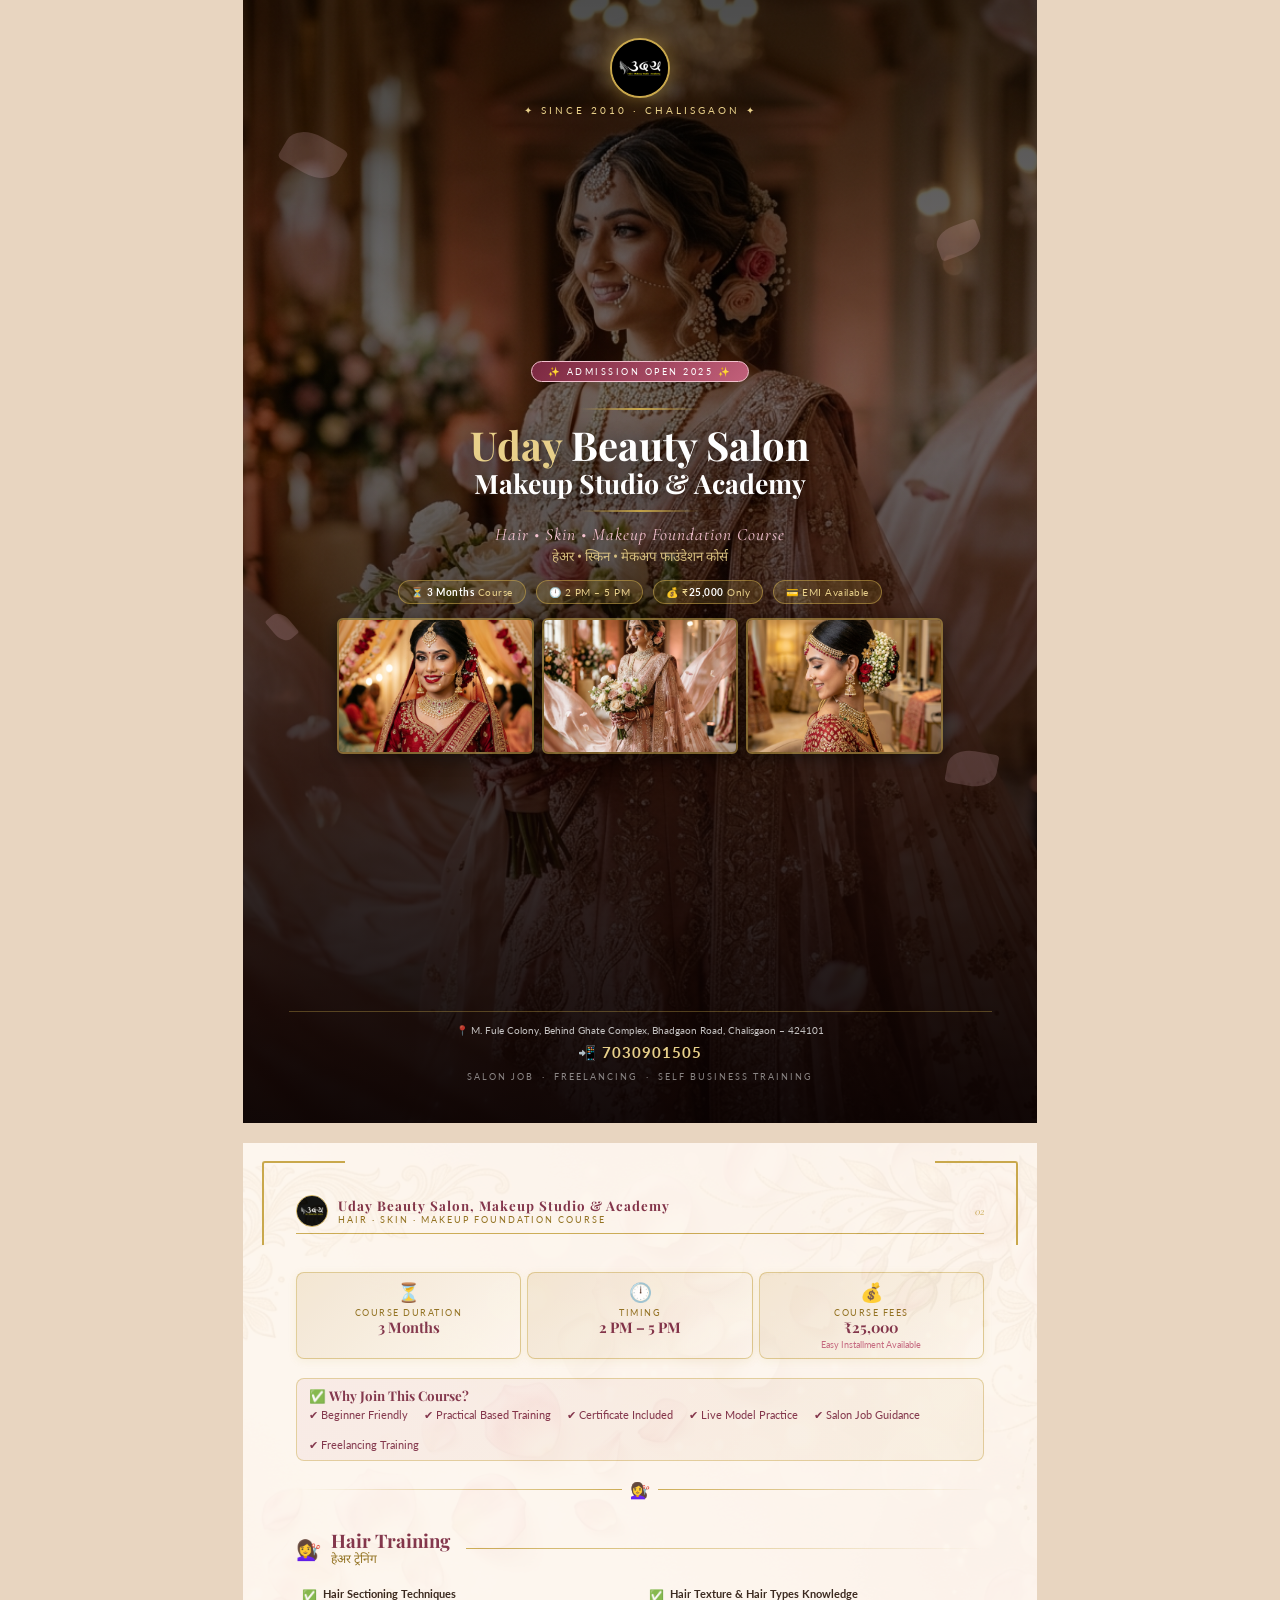
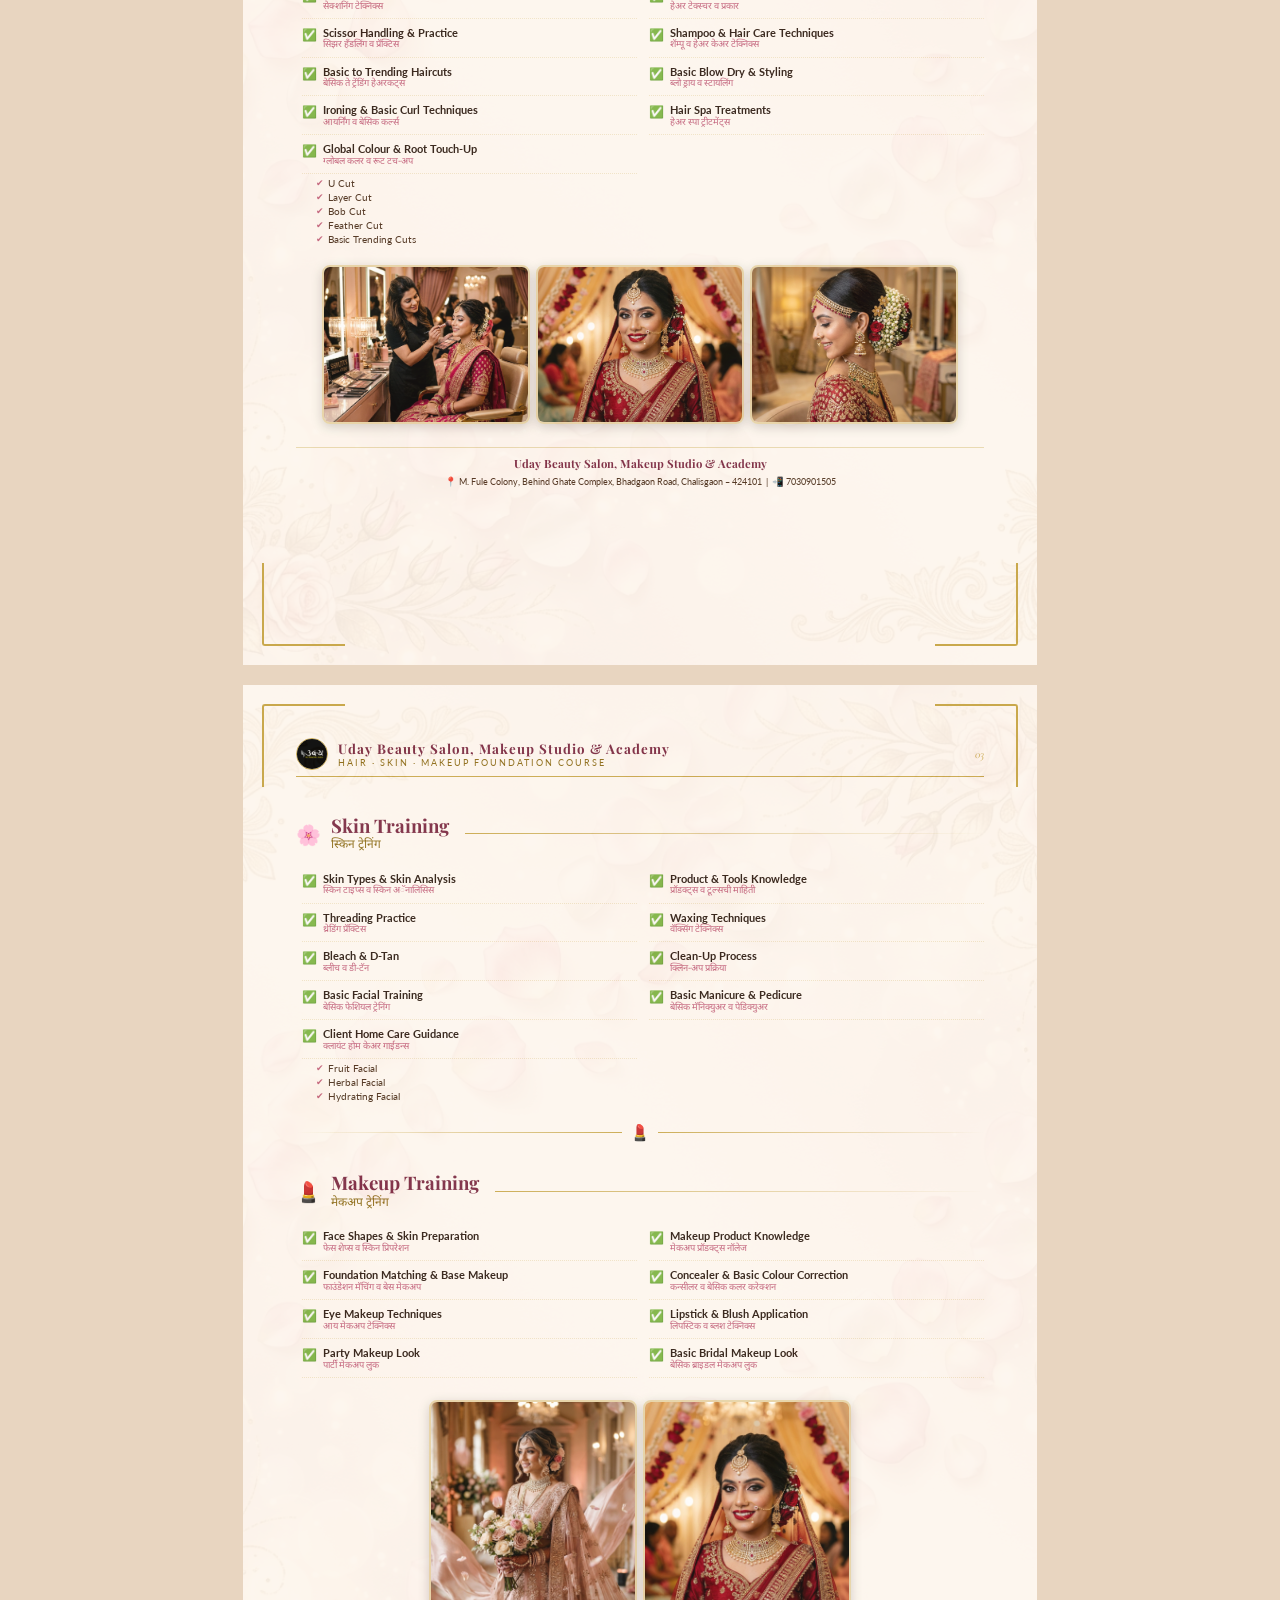
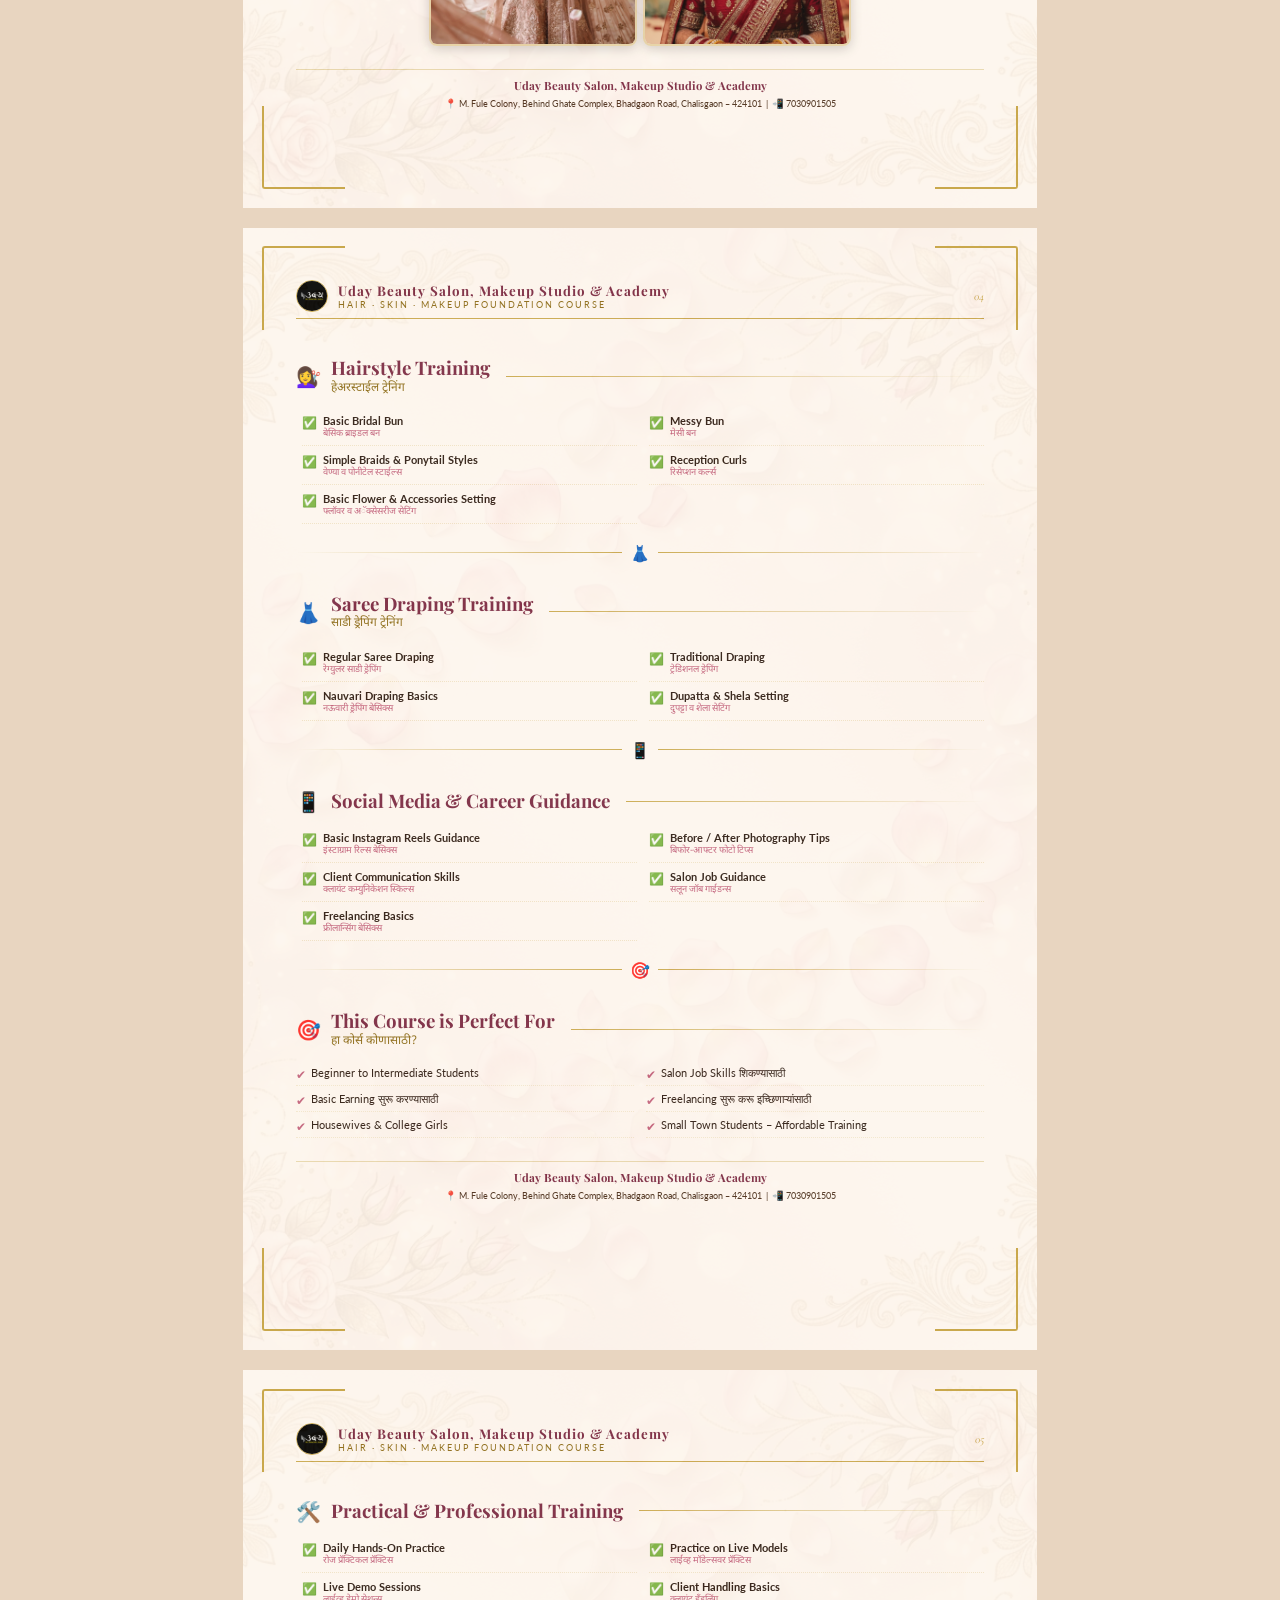
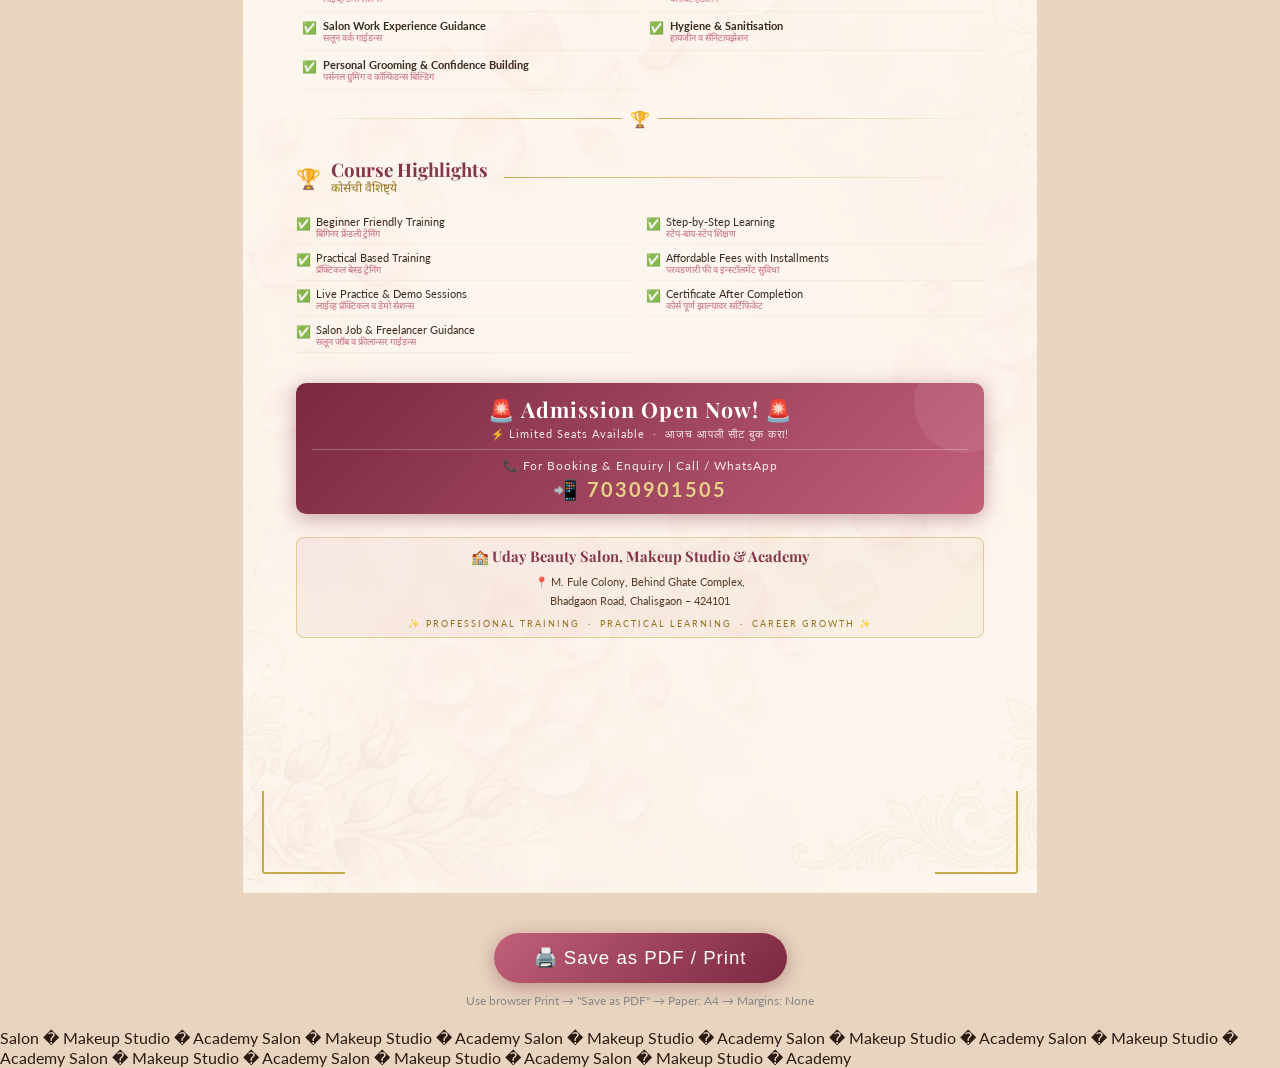
<file: pdf/course_brochure.html>
<!DOCTYPE html>
<html lang="en">
<head>
  <meta charset="UTF-8" />
  <meta name="viewport" content="width=device-width, initial-scale=1.0"/>
  <title>Uday Beauty Salon – Foundation Course Brochure</title>
  <link href="https://fonts.googleapis.com/css2?family=Playfair+Display:ital,wght@0,400;0,600;0,700;1,400&family=Cormorant+Garamond:ital,wght@0,400;0,500;0,600;1,400&family=Lato:wght@300;400;700&family=Noto+Sans+Devanagari:wght@300;400;500;600&display=swap" rel="stylesheet"/>

  <style>
    /* ===== PRINT / PDF SETUP ===== */
    @page {
      size: A4;
      margin: 0;
    }

    * {
      box-sizing: border-box;
      margin: 0;
      padding: 0;
    }

    :root {
      --gold:        #c9a84c;
      --gold-light:  #e8d08a;
      --gold-dark:   #8b6914;
      --rose:        #c2607a;
      --rose-light:  #f4c2d0;
      --rose-dark:   #7a2840;
      --cream:       #fdf6ee;
      --cream-dark:  #f2e4d0;
      --ink:         #2c1a10;
      --ink-mid:     #4a2e1a;
      --white:       #ffffff;
    }

    body {
      font-family: 'Lato', sans-serif;
      background: #e8d5c0;
      color: var(--ink);
    }

    /* ===== PAGE WRAPPER ===== */
    .page {
      width: 210mm;
      min-height: 297mm;
      margin: 0 auto 20px;
      background: var(--cream);
      position: relative;
      overflow: hidden;
      page-break-after: always;
    }

    /* ──────────────────────────────────────────
       PAGE 1 – COVER
    ────────────────────────────────────────── */
    .cover {
      position: relative;
      height: 297mm;
      display: flex;
      flex-direction: column;
    }

    /* Full-bleed hero image */
    .cover-hero {
      position: absolute;
      inset: 0;
      background: url('hero_bridal.png') center center / cover no-repeat;
      filter: brightness(0.55) saturate(1.1);
    }

    /* Gradient overlay from bottom */
    .cover-overlay {
      position: absolute;
      inset: 0;
      background: linear-gradient(
        to bottom,
        rgba(0,0,0,0.45) 0%,
        rgba(20,5,3,0.20) 35%,
        rgba(20,5,3,0.60) 65%,
        rgba(10,2,2,0.92) 100%
      );
    }

    /* Rose-petal scatter (CSS only) */
    .petal {
      position: absolute;
      border-radius: 50% 10% 50% 10%;
      opacity: 0.18;
      background: var(--rose-light);
    }

    .cover-content {
      position: relative;
      z-index: 10;
      display: flex;
      flex-direction: column;
      align-items: center;
      justify-content: space-between;
      height: 100%;
      padding: 10mm 12mm;
    }

    /* TOP: logo row */
    .cover-top {
      display: flex;
      flex-direction: column;
      align-items: center;
      gap: 6px;
    }

    .cover-logo {
      width: 60px;
      height: 60px;
      border-radius: 50%;
      border: 2.5px solid var(--gold);
      object-fit: cover;
      background: #111;
      box-shadow: 0 0 20px rgba(201,168,76,0.5);
    }

    .cover-tagline-top {
      font-family: 'Lato', sans-serif;
      font-size: 7.5pt;
      letter-spacing: 3px;
      color: var(--gold-light);
      text-transform: uppercase;
    }

    /* CENTRE: main title */
    .cover-centre {
      text-align: center;
    }

    .cover-badge {
      display: inline-block;
      background: linear-gradient(135deg, var(--rose-dark), var(--rose));
      color: var(--white);
      font-family: 'Lato', sans-serif;
      font-size: 7pt;
      letter-spacing: 2.5px;
      text-transform: uppercase;
      padding: 4px 16px;
      border-radius: 20px;
      margin-bottom: 14px;
      border: 1px solid var(--rose-light);
    }

    .cover-salon-name {
      font-family: 'Playfair Display', serif;
      font-size: 30pt;
      font-weight: 700;
      color: var(--white);
      line-height: 1.15;
      text-shadow: 0 2px 20px rgba(0,0,0,0.6);
      margin-bottom: 4px;
    }

    .cover-salon-name span {
      color: var(--gold-light);
    }

    .cover-subtitle-en {
      font-family: 'Cormorant Garamond', serif;
      font-size: 13pt;
      font-style: italic;
      color: var(--rose-light);
      letter-spacing: 1px;
      margin: 6px 0 4px;
    }

    .cover-subtitle-mr {
      font-family: 'Noto Sans Devanagari', sans-serif;
      font-size: 10pt;
      color: var(--gold-light);
      opacity: 0.88;
    }

    .gold-line {
      width: 120px;
      height: 1.5px;
      background: linear-gradient(to right, transparent, var(--gold), transparent);
      margin: 12px auto;
    }

    /* KEY INFO PILLS */
    .cover-pills {
      display: flex;
      gap: 10px;
      justify-content: center;
      flex-wrap: wrap;
      margin-top: 14px;
    }

    .pill {
      background: rgba(201,168,76,0.18);
      border: 1px solid rgba(201,168,76,0.55);
      color: var(--gold-light);
      font-size: 7.5pt;
      font-family: 'Lato', sans-serif;
      padding: 5px 12px;
      border-radius: 20px;
      letter-spacing: 0.5px;
    }

    .pill strong { color: var(--white); }

    /* PHOTO STRIP */
    .cover-photos {
      display: flex;
      gap: 8px;
      justify-content: center;
      margin: 14px 0;
    }

    .cover-photos img {
      width: 52mm;
      height: 36mm;
      object-fit: cover;
      border-radius: 6px;
      border: 2px solid rgba(201,168,76,0.55);
      box-shadow: 0 4px 16px rgba(0,0,0,0.5);
    }

    /* BOTTOM: address */
    .cover-bottom {
      text-align: center;
      border-top: 1px solid rgba(201,168,76,0.35);
      padding-top: 10px;
      width: 100%;
    }

    .cover-bottom p {
      color: rgba(255,255,255,0.75);
      font-size: 7.5pt;
      line-height: 1.7;
      font-family: 'Lato', sans-serif;
    }

    .cover-bottom .phone {
      color: var(--gold-light);
      font-size: 11pt;
      font-weight: 700;
      letter-spacing: 1px;
      margin-top: 2px;
    }

    /* ──────────────────────────────────────────
       PAGES 2+ – CONTENT PAGES
    ────────────────────────────────────────── */
    .content-page {
      position: relative;
      padding: 14mm 14mm 12mm;
      min-height: 297mm;
    }

    /* Soft background texture */
    .content-page::before {
      content: '';
      position: absolute;
      inset: 0;
      background:
        url('floral_background.png') center / cover no-repeat;
      opacity: 0.08;
      pointer-events: none;
    }

    /* Decorative corner ornaments */
    .corner {
      position: absolute;
      width: 22mm;
      height: 22mm;
      pointer-events: none;
    }
    .corner-tl { top: 5mm; left: 5mm; border-top: 2px solid var(--gold); border-left: 2px solid var(--gold); border-radius: 3px 0 0 0; }
    .corner-tr { top: 5mm; right: 5mm; border-top: 2px solid var(--gold); border-right: 2px solid var(--gold); border-radius: 0 3px 0 0; }
    .corner-bl { bottom: 5mm; left: 5mm; border-bottom: 2px solid var(--gold); border-left: 2px solid var(--gold); border-radius: 0 0 0 3px; }
    .corner-br { bottom: 5mm; right: 5mm; border-bottom: 2px solid var(--gold); border-right: 2px solid var(--gold); border-radius: 0 0 3px 0; }

    /* ── Page header strip ── */
    .page-header {
      display: flex;
      align-items: center;
      gap: 10px;
      margin-bottom: 10mm;
      padding-bottom: 6px;
      border-bottom: 1.5px solid var(--gold);
    }

    .page-header img.mini-logo {
      width: 32px;
      height: 32px;
      border-radius: 50%;
      border: 1.5px solid var(--gold);
      object-fit: cover;
      background: #111;
    }

    .page-header-text {
      flex: 1;
    }

    .page-header-text h4 {
      font-family: 'Playfair Display', serif;
      font-size: 10pt;
      color: var(--rose-dark);
      letter-spacing: 1px;
    }

    .page-header-text p {
      font-size: 6.5pt;
      color: var(--gold-dark);
      letter-spacing: 2px;
      text-transform: uppercase;
    }

    .page-num {
      font-family: 'Cormorant Garamond', serif;
      font-size: 9pt;
      font-style: italic;
      color: var(--gold);
    }

    /* ── Section heading (like menu category) ── */
    .section-heading {
      display: flex;
      align-items: center;
      gap: 10px;
      margin: 8mm 0 4mm;
    }

    .section-heading .icon {
      font-size: 15pt;
      line-height: 1;
    }

    .section-heading h2 {
      font-family: 'Playfair Display', serif;
      font-size: 14pt;
      font-weight: 700;
      color: var(--rose-dark);
      line-height: 1.2;
    }

    .section-heading h2 .mr {
      display: block;
      font-family: 'Noto Sans Devanagari', sans-serif;
      font-size: 9pt;
      font-weight: 400;
      color: var(--gold-dark);
      margin-top: 1px;
    }

    .section-rule {
      flex: 1;
      height: 1px;
      background: linear-gradient(to right, var(--gold), transparent);
      margin-left: 6px;
    }

    /* ── Menu items grid ── */
    .items-grid {
      display: grid;
      grid-template-columns: 1fr 1fr;
      gap: 3px 12px;
      padding-left: 6px;
    }

    .item {
      display: flex;
      align-items: flex-start;
      gap: 6px;
      padding: 4px 0;
      border-bottom: 1px dotted rgba(201,168,76,0.25);
    }

    .item-icon {
      color: var(--gold);
      font-size: 9pt;
      margin-top: 1px;
      flex-shrink: 0;
    }

    .item-text {
      flex: 1;
    }

    .item-en {
      font-family: 'Lato', sans-serif;
      font-size: 8pt;
      font-weight: 700;
      color: var(--ink);
      line-height: 1.3;
    }

    .item-mr {
      font-family: 'Noto Sans Devanagari', sans-serif;
      font-size: 7pt;
      color: var(--rose);
      line-height: 1.4;
    }

    /* sub items (✔ list inside an item) */
    .sub-items {
      list-style: none;
      margin: 2px 0 4px 20px;
    }

    .sub-items li {
      font-size: 7.5pt;
      color: var(--ink-mid);
      padding: 1px 0;
      display: flex;
      gap: 4px;
    }

    .sub-items li::before {
      content: '✔';
      color: var(--rose);
      font-size: 7pt;
    }

    /* ── Highlight box (like menu special) ── */
    .highlight-box {
      background: linear-gradient(135deg, rgba(194,96,122,0.08), rgba(201,168,76,0.08));
      border: 1.5px solid rgba(201,168,76,0.5);
      border-radius: 8px;
      padding: 8px 12px;
      margin: 6px 0;
    }

    .highlight-box h3 {
      font-family: 'Playfair Display', serif;
      font-size: 10pt;
      color: var(--rose-dark);
      margin-bottom: 4px;
    }

    /* ── Admission / CTA box ── */
    .cta-box {
      background: linear-gradient(135deg, var(--rose-dark), var(--rose));
      border-radius: 10px;
      padding: 12px 16px;
      text-align: center;
      color: var(--white);
      margin: 8mm 0 4mm;
      box-shadow: 0 4px 20px rgba(122,40,64,0.4);
      position: relative;
      overflow: hidden;
    }

    .cta-box::before {
      content: '';
      position: absolute;
      top: -30px; right: -30px;
      width: 100px; height: 100px;
      border-radius: 50%;
      background: rgba(255,255,255,0.08);
    }

    .cta-box h2 {
      font-family: 'Playfair Display', serif;
      font-size: 16pt;
      letter-spacing: 1px;
      margin-bottom: 4px;
    }

    .cta-box p {
      font-size: 8pt;
      opacity: 0.88;
      letter-spacing: 1px;
      margin-bottom: 6px;
    }

    .cta-box .phone-big {
      font-size: 15pt;
      font-weight: 700;
      letter-spacing: 2px;
      color: var(--gold-light);
    }

    /* ── Info strip (duration, time, fees) ── */
    .info-strip {
      display: flex;
      gap: 6px;
      justify-content: center;
      flex-wrap: wrap;
      margin: 5mm 0;
    }

    .info-card {
      flex: 1;
      min-width: 42mm;
      background: linear-gradient(135deg, var(--cream-dark), var(--cream));
      border: 1.5px solid rgba(201,168,76,0.55);
      border-radius: 8px;
      padding: 8px 10px;
      text-align: center;
      box-shadow: 0 2px 8px rgba(201,168,76,0.12);
    }

    .info-card .ic-icon { font-size: 14pt; }

    .info-card .ic-label {
      font-size: 6.5pt;
      text-transform: uppercase;
      letter-spacing: 1.5px;
      color: var(--gold-dark);
      margin: 3px 0 1px;
      font-family: 'Lato', sans-serif;
    }

    .info-card .ic-value {
      font-family: 'Playfair Display', serif;
      font-size: 11pt;
      font-weight: 700;
      color: var(--rose-dark);
      line-height: 1.2;
    }

    .info-card .ic-sub {
      font-size: 6.5pt;
      color: var(--rose);
      margin-top: 2px;
    }

    /* ── Photo showcase ── */
    .photo-row {
      display: flex;
      gap: 6px;
      justify-content: center;
      margin: 6mm 0;
    }

    .photo-row img {
      flex: 1;
      max-width: 55mm;
      height: 42mm;
      object-fit: cover;
      border-radius: 8px;
      border: 2px solid rgba(201,168,76,0.45);
      box-shadow: 0 3px 12px rgba(0,0,0,0.18);
    }

    .photo-row img.tall {
      height: 65mm;
    }

    /* ── Address footer ── */
    .addr-footer {
      margin-top: 6mm;
      padding-top: 6px;
      border-top: 1px solid rgba(201,168,76,0.4);
      text-align: center;
      font-size: 7pt;
      color: var(--ink-mid);
      line-height: 1.8;
    }

    .addr-footer strong {
      color: var(--rose-dark);
      font-family: 'Playfair Display', serif;
      font-size: 8.5pt;
    }

    /* ── Check list (for target/highlights) ── */
    .check-list {
      display: grid;
      grid-template-columns: 1fr 1fr;
      gap: 3px 12px;
    }

    .check-item {
      display: flex;
      align-items: flex-start;
      gap: 5px;
      padding: 3px 0;
      border-bottom: 1px dotted rgba(201,168,76,0.2);
    }

    .check-item .ci-icon {
      color: var(--rose);
      font-size: 9pt;
      margin-top: 1px;
      flex-shrink: 0;
    }

    .check-item .ci-text {
      font-size: 8pt;
      color: var(--ink);
      line-height: 1.3;
    }

    .check-item .ci-text .ci-mr {
      font-family: 'Noto Sans Devanagari', sans-serif;
      font-size: 7pt;
      color: var(--rose);
      display: block;
    }

    /* ── Divider ornament ── */
    .divider {
      display: flex;
      align-items: center;
      gap: 8px;
      margin: 5mm 0;
    }

    .divider-line {
      flex: 1;
      height: 1px;
      background: linear-gradient(to right, transparent, var(--gold));
    }

    .divider-line.rev {
      background: linear-gradient(to left, transparent, var(--gold));
    }

    .divider-icon {
      font-size: 12pt;
      color: var(--gold);
    }

    /* ── Print ── */
    @media print {
      body { background: none; }
      .page { margin: 0; box-shadow: none; }
    }
  </style>
</head>

<body>

<!-- ═══════════════════════════════════
     PAGE 1 – COVER
═══════════════════════════════════ -->
<div class="page cover">
  <div class="cover-hero"></div>
  <div class="cover-overlay"></div>

  <!-- Decorative CSS petals -->
  <div class="petal" style="width:60px;height:40px;top:12%;left:5%;transform:rotate(30deg)"></div>
  <div class="petal" style="width:45px;height:30px;top:20%;right:7%;transform:rotate(-20deg)"></div>
  <div class="petal" style="width:30px;height:20px;top:55%;left:3%;transform:rotate(50deg)"></div>
  <div class="petal" style="width:50px;height:35px;bottom:30%;right:5%;transform:rotate(10deg)"></div>

  <div class="cover-content">

    <!-- TOP -->
    <div class="cover-top">
      <img class="cover-logo" src="logo.jpeg" alt="Uday Salon Logo"/>
      <div class="cover-tagline-top">✦ Since 2010 · Chalisgaon ✦</div>
    </div>

    <!-- CENTRE -->
    <div class="cover-centre">
      <div class="cover-badge">✨ Admission Open 2025 ✨</div>

      <div class="gold-line"></div>
      <div class="cover-salon-name"><span>Uday</span> Beauty Salon</div>
      <div class="cover-salon-name" style="font-size:20pt;margin-top:-4px;">Makeup Studio &amp; Academy</div>
      <div class="gold-line"></div>

      <div class="cover-subtitle-en">Hair • Skin • Makeup Foundation Course</div>
      <div class="cover-subtitle-mr">हेअर • स्किन • मेकअप फाउंडेशन कोर्स</div>

      <div class="cover-pills">
        <div class="pill">⏳ <strong>3 Months</strong> Course</div>
        <div class="pill">🕛 2 PM – 5 PM</div>
        <div class="pill">💰 ₹<strong>25,000</strong> Only</div>
        <div class="pill">💳 EMI Available</div>
      </div>

      <!-- Photo strip -->
      <div class="cover-photos">
        <img src="bride_closeup_1.png"    alt="Bridal Makeup 1"/>
        <img src="hero_bridal.png"        alt="Bridal Look"/>
        <img src="bridal_hairstyle.png"   alt="Bridal Hairstyle"/>
      </div>
    </div>

    <!-- BOTTOM -->
    <div class="cover-bottom">
      <p>📍 M. Fule Colony, Behind Ghate Complex, Bhadgaon Road, Chalisgaon – 424101</p>
      <p class="phone">📲 7030901505</p>
      <p style="margin-top:4px;font-size:6.5pt;letter-spacing:2px;color:rgba(255,255,255,0.5);">
        SALON JOB &nbsp;·&nbsp; FREELANCING &nbsp;·&nbsp; SELF BUSINESS TRAINING
      </p>
    </div>

  </div>
</div>


<!-- ═══════════════════════════════════
     PAGE 2 – COURSE OVERVIEW
═══════════════════════════════════ -->
<div class="page content-page">
  <div class="corner corner-tl"></div>
  <div class="corner corner-tr"></div>
  <div class="corner corner-bl"></div>
  <div class="corner corner-br"></div>

  <!-- Header -->
  <div class="page-header">
    <img class="mini-logo" src="logo.jpeg" alt="Logo"/>
    <div class="page-header-text">
      <h4>Uday Beauty Salon, Makeup Studio &amp; Academy</h4>
      <p>Hair · Skin · Makeup Foundation Course</p>
    </div>
    <div class="page-num">02</div>
  </div>

  <!-- Course Info Cards -->
  <div class="info-strip">
    <div class="info-card">
      <div class="ic-icon">⏳</div>
      <div class="ic-label">Course Duration</div>
      <div class="ic-value">3 Months</div>
    </div>
    <div class="info-card">
      <div class="ic-icon">🕛</div>
      <div class="ic-label">Timing</div>
      <div class="ic-value">2 PM – 5 PM</div>
    </div>
    <div class="info-card">
      <div class="ic-icon">💰</div>
      <div class="ic-label">Course Fees</div>
      <div class="ic-value">₹25,000</div>
      <div class="ic-sub">Easy Installment Available</div>
    </div>
  </div>

  <!-- Quick features -->
  <div class="highlight-box">
    <h3>✅ Why Join This Course?</h3>
    <div style="display:flex;gap:16px;flex-wrap:wrap;margin-top:4px;">
      <span style="font-size:8pt;color:var(--rose-dark);">✔ Beginner Friendly</span>
      <span style="font-size:8pt;color:var(--rose-dark);">✔ Practical Based Training</span>
      <span style="font-size:8pt;color:var(--rose-dark);">✔ Certificate Included</span>
      <span style="font-size:8pt;color:var(--rose-dark);">✔ Live Model Practice</span>
      <span style="font-size:8pt;color:var(--rose-dark);">✔ Salon Job Guidance</span>
      <span style="font-size:8pt;color:var(--rose-dark);">✔ Freelancing Training</span>
    </div>
  </div>

  <div class="divider">
    <div class="divider-line"></div>
    <div class="divider-icon">💇‍♀️</div>
    <div class="divider-line rev"></div>
  </div>

  <!-- HAIR TRAINING -->
  <div class="section-heading">
    <div class="icon">💇‍♀️</div>
    <h2>Hair Training <div class="mr">हेअर ट्रेनिंग</div></h2>
    <div class="section-rule"></div>
  </div>

  <div class="items-grid">
    <div class="item">
      <div class="item-icon">✅</div>
      <div class="item-text">
        <div class="item-en">Hair Sectioning Techniques</div>
        <div class="item-mr">सेक्शनिंग टेक्निक्स</div>
      </div>
    </div>
    <div class="item">
      <div class="item-icon">✅</div>
      <div class="item-text">
        <div class="item-en">Hair Texture &amp; Hair Types Knowledge</div>
        <div class="item-mr">हेअर टेक्स्चर व प्रकार</div>
      </div>
    </div>
    <div class="item">
      <div class="item-icon">✅</div>
      <div class="item-text">
        <div class="item-en">Scissor Handling &amp; Practice</div>
        <div class="item-mr">सिझर हँडलिंग व प्रॅक्टिस</div>
      </div>
    </div>
    <div class="item">
      <div class="item-icon">✅</div>
      <div class="item-text">
        <div class="item-en">Shampoo &amp; Hair Care Techniques</div>
        <div class="item-mr">शॅम्पू व हेअर केअर टेक्निक्स</div>
      </div>
    </div>
    <div class="item">
      <div class="item-icon">✅</div>
      <div class="item-text">
        <div class="item-en">Basic to Trending Haircuts</div>
        <div class="item-mr">बेसिक ते ट्रेंडिंग हेअरकट्स</div>
      </div>
    </div>
    <div class="item">
      <div class="item-icon">✅</div>
      <div class="item-text">
        <div class="item-en">Basic Blow Dry &amp; Styling</div>
        <div class="item-mr">ब्लो ड्राय व स्टायलिंग</div>
      </div>
    </div>
    <div class="item">
      <div class="item-icon">✅</div>
      <div class="item-text">
        <div class="item-en">Ironing &amp; Basic Curl Techniques</div>
        <div class="item-mr">आयर्निंग व बेसिक कर्ल्स</div>
      </div>
    </div>
    <div class="item">
      <div class="item-icon">✅</div>
      <div class="item-text">
        <div class="item-en">Hair Spa Treatments</div>
        <div class="item-mr">हेअर स्पा ट्रीटमेंट्स</div>
      </div>
    </div>
    <div class="item">
      <div class="item-icon">✅</div>
      <div class="item-text">
        <div class="item-en">Global Colour &amp; Root Touch-Up</div>
        <div class="item-mr">ग्लोबल कलर व रूट टच-अप</div>
      </div>
    </div>
  </div>

  <!-- Haircut sub-list -->
  <ul class="sub-items" style="margin-top:2px;">
    <li>U Cut</li>
    <li>Layer Cut</li>
    <li>Bob Cut</li>
    <li>Feather Cut</li>
    <li>Basic Trending Cuts</li>
  </ul>

  <!-- Bridal photo -->
  <div class="photo-row" style="margin-top:5mm;">
    <img src="bride_makeup_process.png" alt="Makeup Process"/>
    <img src="bride_closeup_1.png" alt="Bridal Makeup"/>
    <img src="bridal_hairstyle.png" alt="Bridal Hairstyle"/>
  </div>

  <div class="addr-footer">
    <strong>Uday Beauty Salon, Makeup Studio &amp; Academy</strong><br/>
    📍 M. Fule Colony, Behind Ghate Complex, Bhadgaon Road, Chalisgaon – 424101 &nbsp;|&nbsp; 📲 7030901505
  </div>
</div>


<!-- ═══════════════════════════════════
     PAGE 3 – SKIN & MAKEUP TRAINING
═══════════════════════════════════ -->
<div class="page content-page">
  <div class="corner corner-tl"></div>
  <div class="corner corner-tr"></div>
  <div class="corner corner-bl"></div>
  <div class="corner corner-br"></div>

  <div class="page-header">
    <img class="mini-logo" src="logo.jpeg" alt="Logo"/>
    <div class="page-header-text">
      <h4>Uday Beauty Salon, Makeup Studio &amp; Academy</h4>
      <p>Hair · Skin · Makeup Foundation Course</p>
    </div>
    <div class="page-num">03</div>
  </div>

  <!-- SKIN -->
  <div class="section-heading">
    <div class="icon">🌸</div>
    <h2>Skin Training <div class="mr">स्किन ट्रेनिंग</div></h2>
    <div class="section-rule"></div>
  </div>

  <div class="items-grid">
    <div class="item">
      <div class="item-icon">✅</div>
      <div class="item-text">
        <div class="item-en">Skin Types &amp; Skin Analysis</div>
        <div class="item-mr">स्किन टाइप्स व स्किन अॅनालिसिस</div>
      </div>
    </div>
    <div class="item">
      <div class="item-icon">✅</div>
      <div class="item-text">
        <div class="item-en">Product &amp; Tools Knowledge</div>
        <div class="item-mr">प्रॉडक्ट्स व टूल्सची माहिती</div>
      </div>
    </div>
    <div class="item">
      <div class="item-icon">✅</div>
      <div class="item-text">
        <div class="item-en">Threading Practice</div>
        <div class="item-mr">थ्रेडिंग प्रॅक्टिस</div>
      </div>
    </div>
    <div class="item">
      <div class="item-icon">✅</div>
      <div class="item-text">
        <div class="item-en">Waxing Techniques</div>
        <div class="item-mr">वॅक्सिंग टेक्निक्स</div>
      </div>
    </div>
    <div class="item">
      <div class="item-icon">✅</div>
      <div class="item-text">
        <div class="item-en">Bleach &amp; D-Tan</div>
        <div class="item-mr">ब्लीच व डी-टॅन</div>
      </div>
    </div>
    <div class="item">
      <div class="item-icon">✅</div>
      <div class="item-text">
        <div class="item-en">Clean-Up Process</div>
        <div class="item-mr">क्लिन-अप प्रक्रिया</div>
      </div>
    </div>
    <div class="item">
      <div class="item-icon">✅</div>
      <div class="item-text">
        <div class="item-en">Basic Facial Training</div>
        <div class="item-mr">बेसिक फेशियल ट्रेनिंग</div>
      </div>
    </div>
    <div class="item">
      <div class="item-icon">✅</div>
      <div class="item-text">
        <div class="item-en">Basic Manicure &amp; Pedicure</div>
        <div class="item-mr">बेसिक मॅनिक्युअर व पेडिक्युअर</div>
      </div>
    </div>
    <div class="item">
      <div class="item-icon">✅</div>
      <div class="item-text">
        <div class="item-en">Client Home Care Guidance</div>
        <div class="item-mr">क्लायंट होम केअर गाईडन्स</div>
      </div>
    </div>
  </div>

  <ul class="sub-items">
    <li>Fruit Facial</li>
    <li>Herbal Facial</li>
    <li>Hydrating Facial</li>
  </ul>

  <div class="divider">
    <div class="divider-line"></div>
    <div class="divider-icon">💄</div>
    <div class="divider-line rev"></div>
  </div>

  <!-- MAKEUP -->
  <div class="section-heading">
    <div class="icon">💄</div>
    <h2>Makeup Training <div class="mr">मेकअप ट्रेनिंग</div></h2>
    <div class="section-rule"></div>
  </div>

  <div class="items-grid">
    <div class="item">
      <div class="item-icon">✅</div>
      <div class="item-text">
        <div class="item-en">Face Shapes &amp; Skin Preparation</div>
        <div class="item-mr">फेस शेप्स व स्किन प्रिपरेशन</div>
      </div>
    </div>
    <div class="item">
      <div class="item-icon">✅</div>
      <div class="item-text">
        <div class="item-en">Makeup Product Knowledge</div>
        <div class="item-mr">मेकअप प्रॉडक्ट्स नॉलेज</div>
      </div>
    </div>
    <div class="item">
      <div class="item-icon">✅</div>
      <div class="item-text">
        <div class="item-en">Foundation Matching &amp; Base Makeup</div>
        <div class="item-mr">फाउंडेशन मॅचिंग व बेस मेकअप</div>
      </div>
    </div>
    <div class="item">
      <div class="item-icon">✅</div>
      <div class="item-text">
        <div class="item-en">Concealer &amp; Basic Colour Correction</div>
        <div class="item-mr">कन्सीलर व बेसिक कलर करेक्शन</div>
      </div>
    </div>
    <div class="item">
      <div class="item-icon">✅</div>
      <div class="item-text">
        <div class="item-en">Eye Makeup Techniques</div>
        <div class="item-mr">आय मेकअप टेक्निक्स</div>
      </div>
    </div>
    <div class="item">
      <div class="item-icon">✅</div>
      <div class="item-text">
        <div class="item-en">Lipstick &amp; Blush Application</div>
        <div class="item-mr">लिपस्टिक व ब्लश टेक्निक्स</div>
      </div>
    </div>
    <div class="item">
      <div class="item-icon">✅</div>
      <div class="item-text">
        <div class="item-en">Party Makeup Look</div>
        <div class="item-mr">पार्टी मेकअप लुक</div>
      </div>
    </div>
    <div class="item">
      <div class="item-icon">✅</div>
      <div class="item-text">
        <div class="item-en">Basic Bridal Makeup Look</div>
        <div class="item-mr">बेसिक ब्राइडल मेकअप लुक</div>
      </div>
    </div>
  </div>

  <!-- Photo showcase -->
  <div class="photo-row" style="margin-top:6mm;">
    <img src="hero_bridal.png" alt="Bridal Look" class="tall"/>
    <img src="bride_closeup_1.png" alt="Bride Makeup" class="tall"/>
  </div>

  <div class="addr-footer">
    <strong>Uday Beauty Salon, Makeup Studio &amp; Academy</strong><br/>
    📍 M. Fule Colony, Behind Ghate Complex, Bhadgaon Road, Chalisgaon – 424101 &nbsp;|&nbsp; 📲 7030901505
  </div>
</div>


<!-- ═══════════════════════════════════
     PAGE 4 – HAIRSTYLE, SAREE, SOCIAL MEDIA
═══════════════════════════════════ -->
<div class="page content-page">
  <div class="corner corner-tl"></div>
  <div class="corner corner-tr"></div>
  <div class="corner corner-bl"></div>
  <div class="corner corner-br"></div>

  <div class="page-header">
    <img class="mini-logo" src="logo.jpeg" alt="Logo"/>
    <div class="page-header-text">
      <h4>Uday Beauty Salon, Makeup Studio &amp; Academy</h4>
      <p>Hair · Skin · Makeup Foundation Course</p>
    </div>
    <div class="page-num">04</div>
  </div>

  <!-- HAIRSTYLE -->
  <div class="section-heading">
    <div class="icon">💇‍♀️</div>
    <h2>Hairstyle Training <div class="mr">हेअरस्टाईल ट्रेनिंग</div></h2>
    <div class="section-rule"></div>
  </div>

  <div class="items-grid">
    <div class="item">
      <div class="item-icon">✅</div>
      <div class="item-text">
        <div class="item-en">Basic Bridal Bun</div>
        <div class="item-mr">बेसिक ब्राइडल बन</div>
      </div>
    </div>
    <div class="item">
      <div class="item-icon">✅</div>
      <div class="item-text">
        <div class="item-en">Messy Bun</div>
        <div class="item-mr">मेसी बन</div>
      </div>
    </div>
    <div class="item">
      <div class="item-icon">✅</div>
      <div class="item-text">
        <div class="item-en">Simple Braids &amp; Ponytail Styles</div>
        <div class="item-mr">वेण्या व पोनीटेल स्टाईल्स</div>
      </div>
    </div>
    <div class="item">
      <div class="item-icon">✅</div>
      <div class="item-text">
        <div class="item-en">Reception Curls</div>
        <div class="item-mr">रिसेप्शन कर्ल्स</div>
      </div>
    </div>
    <div class="item">
      <div class="item-icon">✅</div>
      <div class="item-text">
        <div class="item-en">Basic Flower &amp; Accessories Setting</div>
        <div class="item-mr">फ्लॉवर व अॅक्सेसरीज सेटिंग</div>
      </div>
    </div>
  </div>

  <div class="divider">
    <div class="divider-line"></div>
    <div class="divider-icon">👗</div>
    <div class="divider-line rev"></div>
  </div>

  <!-- SAREE DRAPING -->
  <div class="section-heading">
    <div class="icon">👗</div>
    <h2>Saree Draping Training <div class="mr">साडी ड्रेपिंग ट्रेनिंग</div></h2>
    <div class="section-rule"></div>
  </div>

  <div class="items-grid">
    <div class="item">
      <div class="item-icon">✅</div>
      <div class="item-text">
        <div class="item-en">Regular Saree Draping</div>
        <div class="item-mr">रेग्युलर साडी ड्रेपिंग</div>
      </div>
    </div>
    <div class="item">
      <div class="item-icon">✅</div>
      <div class="item-text">
        <div class="item-en">Traditional Draping</div>
        <div class="item-mr">ट्रेडिशनल ड्रेपिंग</div>
      </div>
    </div>
    <div class="item">
      <div class="item-icon">✅</div>
      <div class="item-text">
        <div class="item-en">Nauvari Draping Basics</div>
        <div class="item-mr">नऊवारी ड्रेपिंग बेसिक्स</div>
      </div>
    </div>
    <div class="item">
      <div class="item-icon">✅</div>
      <div class="item-text">
        <div class="item-en">Dupatta &amp; Shela Setting</div>
        <div class="item-mr">दुपट्टा व शेला सेटिंग</div>
      </div>
    </div>
  </div>

  <div class="divider">
    <div class="divider-line"></div>
    <div class="divider-icon">📱</div>
    <div class="divider-line rev"></div>
  </div>

  <!-- SOCIAL MEDIA -->
  <div class="section-heading">
    <div class="icon">📱</div>
    <h2>Social Media &amp; Career Guidance</h2>
    <div class="section-rule"></div>
  </div>

  <div class="items-grid">
    <div class="item">
      <div class="item-icon">✅</div>
      <div class="item-text">
        <div class="item-en">Basic Instagram Reels Guidance</div>
        <div class="item-mr">इंस्टाग्राम रिल्स बेसिक्स</div>
      </div>
    </div>
    <div class="item">
      <div class="item-icon">✅</div>
      <div class="item-text">
        <div class="item-en">Before / After Photography Tips</div>
        <div class="item-mr">बिफोर-आफ्टर फोटो टिप्स</div>
      </div>
    </div>
    <div class="item">
      <div class="item-icon">✅</div>
      <div class="item-text">
        <div class="item-en">Client Communication Skills</div>
        <div class="item-mr">क्लायंट कम्युनिकेशन स्किल्स</div>
      </div>
    </div>
    <div class="item">
      <div class="item-icon">✅</div>
      <div class="item-text">
        <div class="item-en">Salon Job Guidance</div>
        <div class="item-mr">सलून जॉब गाईडन्स</div>
      </div>
    </div>
    <div class="item">
      <div class="item-icon">✅</div>
      <div class="item-text">
        <div class="item-en">Freelancing Basics</div>
        <div class="item-mr">फ्रीलान्सिंग बेसिक्स</div>
      </div>
    </div>
  </div>

  <!-- Who is this for -->
  <div class="divider">
    <div class="divider-line"></div>
    <div class="divider-icon">🎯</div>
    <div class="divider-line rev"></div>
  </div>

  <div class="section-heading">
    <div class="icon">🎯</div>
    <h2>This Course is Perfect For <div class="mr">हा कोर्स कोणासाठी?</div></h2>
    <div class="section-rule"></div>
  </div>

  <div class="check-list">
    <div class="check-item">
      <div class="ci-icon">✔</div>
      <div class="ci-text">Beginner to Intermediate Students</div>
    </div>
    <div class="check-item">
      <div class="ci-icon">✔</div>
      <div class="ci-text">Salon Job Skills शिकण्यासाठी</div>
    </div>
    <div class="check-item">
      <div class="ci-icon">✔</div>
      <div class="ci-text">Basic Earning सुरू करण्यासाठी</div>
    </div>
    <div class="check-item">
      <div class="ci-icon">✔</div>
      <div class="ci-text">Freelancing सुरू करू इच्छिणाऱ्यांसाठी</div>
    </div>
    <div class="check-item">
      <div class="ci-icon">✔</div>
      <div class="ci-text">Housewives &amp; College Girls</div>
    </div>
    <div class="check-item">
      <div class="ci-icon">✔</div>
      <div class="ci-text">Small Town Students – Affordable Training</div>
    </div>
  </div>

  <div class="addr-footer">
    <strong>Uday Beauty Salon, Makeup Studio &amp; Academy</strong><br/>
    📍 M. Fule Colony, Behind Ghate Complex, Bhadgaon Road, Chalisgaon – 424101 &nbsp;|&nbsp; 📲 7030901505
  </div>
</div>


<!-- ═══════════════════════════════════
     PAGE 5 – PRACTICAL + HIGHLIGHTS + CTA
═══════════════════════════════════ -->
<div class="page content-page">
  <div class="corner corner-tl"></div>
  <div class="corner corner-tr"></div>
  <div class="corner corner-bl"></div>
  <div class="corner corner-br"></div>

  <div class="page-header">
    <img class="mini-logo" src="logo.jpeg" alt="Logo"/>
    <div class="page-header-text">
      <h4>Uday Beauty Salon, Makeup Studio &amp; Academy</h4>
      <p>Hair · Skin · Makeup Foundation Course</p>
    </div>
    <div class="page-num">05</div>
  </div>

  <!-- PRACTICAL -->
  <div class="section-heading">
    <div class="icon">🛠️</div>
    <h2>Practical &amp; Professional Training</h2>
    <div class="section-rule"></div>
  </div>

  <div class="items-grid">
    <div class="item">
      <div class="item-icon">✅</div>
      <div class="item-text">
        <div class="item-en">Daily Hands-On Practice</div>
        <div class="item-mr">रोज प्रॅक्टिकल प्रॅक्टिस</div>
      </div>
    </div>
    <div class="item">
      <div class="item-icon">✅</div>
      <div class="item-text">
        <div class="item-en">Practice on Live Models</div>
        <div class="item-mr">लाईव्ह मॉडेल्सवर प्रॅक्टिस</div>
      </div>
    </div>
    <div class="item">
      <div class="item-icon">✅</div>
      <div class="item-text">
        <div class="item-en">Live Demo Sessions</div>
        <div class="item-mr">लाईव्ह डेमो सेशन्स</div>
      </div>
    </div>
    <div class="item">
      <div class="item-icon">✅</div>
      <div class="item-text">
        <div class="item-en">Client Handling Basics</div>
        <div class="item-mr">क्लायंट हँडलिंग</div>
      </div>
    </div>
    <div class="item">
      <div class="item-icon">✅</div>
      <div class="item-text">
        <div class="item-en">Salon Work Experience Guidance</div>
        <div class="item-mr">सलून वर्क गाईडन्स</div>
      </div>
    </div>
    <div class="item">
      <div class="item-icon">✅</div>
      <div class="item-text">
        <div class="item-en">Hygiene &amp; Sanitisation</div>
        <div class="item-mr">हायजीन व सॅनिटायझेशन</div>
      </div>
    </div>
    <div class="item">
      <div class="item-icon">✅</div>
      <div class="item-text">
        <div class="item-en">Personal Grooming &amp; Confidence Building</div>
        <div class="item-mr">पर्सनल ग्रुमिंग व कॉन्फिडन्स बिल्डिंग</div>
      </div>
    </div>
  </div>

  <div class="divider">
    <div class="divider-line"></div>
    <div class="divider-icon">🏆</div>
    <div class="divider-line rev"></div>
  </div>

  <!-- HIGHLIGHTS -->
  <div class="section-heading">
    <div class="icon">🏆</div>
    <h2>Course Highlights <div class="mr">कोर्सची वैशिष्ट्ये</div></h2>
    <div class="section-rule"></div>
  </div>

  <div class="check-list">
    <div class="check-item">
      <div class="ci-icon">✅</div>
      <div class="ci-text">Beginner Friendly Training
        <span class="ci-mr">बिगिनर फ्रेंडली ट्रेनिंग</span>
      </div>
    </div>
    <div class="check-item">
      <div class="ci-icon">✅</div>
      <div class="ci-text">Step-by-Step Learning
        <span class="ci-mr">स्टेप-बाय-स्टेप शिक्षण</span>
      </div>
    </div>
    <div class="check-item">
      <div class="ci-icon">✅</div>
      <div class="ci-text">Practical Based Training
        <span class="ci-mr">प्रॅक्टिकल बेस्ड ट्रेनिंग</span>
      </div>
    </div>
    <div class="check-item">
      <div class="ci-icon">✅</div>
      <div class="ci-text">Affordable Fees with Installments
        <span class="ci-mr">परवडणारी फी व इन्स्टॉलमेंट सुविधा</span>
      </div>
    </div>
    <div class="check-item">
      <div class="ci-icon">✅</div>
      <div class="ci-text">Live Practice &amp; Demo Sessions
        <span class="ci-mr">लाईव्ह प्रॅक्टिकल व डेमो सेशन्स</span>
      </div>
    </div>
    <div class="check-item">
      <div class="ci-icon">✅</div>
      <div class="ci-text">Certificate After Completion
        <span class="ci-mr">कोर्स पूर्ण झाल्यावर सर्टिफिकेट</span>
      </div>
    </div>
    <div class="check-item">
      <div class="ci-icon">✅</div>
      <div class="ci-text">Salon Job &amp; Freelancer Guidance
        <span class="ci-mr">सलून जॉब व फ्रीलान्सर गाईडन्स</span>
      </div>
    </div>
  </div>

  <!-- CTA Box -->
  <div class="cta-box">
    <h2>🚨 Admission Open Now! 🚨</h2>
    <p>⚡ Limited Seats Available &nbsp;·&nbsp; आजच आपली सीट बुक करा!</p>
    <div style="height:1px;background:rgba(255,255,255,0.25);margin:8px 0;"></div>
    <p style="font-size:9pt;margin-bottom:4px;">📞 For Booking &amp; Enquiry | Call / WhatsApp</p>
    <div class="phone-big">📲 7030901505</div>
  </div>

  <!-- Final address block -->
  <div class="highlight-box" style="margin-top:6mm;text-align:center;">
    <h3 style="font-size:11pt;margin-bottom:6px;">🏫 Uday Beauty Salon, Makeup Studio &amp; Academy</h3>
    <p style="font-size:8pt;color:var(--ink-mid);line-height:1.8;">
      📍 M. Fule Colony, Behind Ghate Complex,<br/>
      Bhadgaon Road, Chalisgaon – 424101
    </p>
    <div style="margin-top:8px;font-size:7pt;letter-spacing:2px;color:var(--gold-dark);text-transform:uppercase;">
      ✨ Professional Training &nbsp;·&nbsp; Practical Learning &nbsp;·&nbsp; Career Growth ✨
    </div>
  </div>

</div>

<!-- Print button (hidden in print) -->
<div style="text-align:center;padding:20px;font-family:'Lato',sans-serif;">
  <button onclick="window.print()"
    style="background:linear-gradient(135deg,#c2607a,#7a2840);color:#fff;border:none;padding:14px 40px;border-radius:30px;font-size:14pt;cursor:pointer;box-shadow:0 4px 20px rgba(122,40,64,0.4);letter-spacing:1px;">
    🖨️ Save as PDF / Print
  </button>
  <p style="margin-top:10px;font-size:9pt;color:#888;">
    Use browser Print → "Save as PDF" → Paper: A4 → Margins: None
  </p>
</div>

  <div class="marquee-belt">
    <div class="marquee-content">
      <span>Salon � Makeup Studio � Academy</span>
      <span>Salon � Makeup Studio � Academy</span>
      <span>Salon � Makeup Studio � Academy</span>
      <span>Salon � Makeup Studio � Academy</span>
      <span>Salon � Makeup Studio � Academy</span>
      <span>Salon � Makeup Studio � Academy</span>
      <span>Salon � Makeup Studio � Academy</span>
      <span>Salon � Makeup Studio � Academy</span>
    </div>
  </div>
</body>
</html>
</file>
<file: css/style.css>
/* ============================================
   UDAY BEAUTY SALON & ACADEMY - MASTER STYLES
   Rose Gold Glassmorphism × Antigravity
   ============================================ */

@import url('https://fonts.googleapis.com/css2?family=Playfair+Display:ital,wght@0,400;0,600;0,700;1,400;1,600&family=Montserrat:wght@300;400;500;600;700&display=swap');

/* ============ CSS VARIABLES ============ */
:root {
  --rose-gold: #E1B382;
  --rose-gold-dark: #C89B6E;
  --champagne: #D4AF37;
  --champagne-light: #F5E27C;
  --pearl: #FDFDFD;
  --charcoal: #1A1A1A;
  --charcoal-mid: #2C2C2C;
  --charcoal-soft: #3A3A3A;
  --glass-bg: rgba(255, 255, 255, 0.07);
  --glass-border: rgba(225, 179, 130, 0.25);
  --glass-blur: blur(16px);
  --shadow-gold: 0 4px 30px rgba(225, 179, 130, 0.2);
  --shadow-deep: 0 20px 60px rgba(0, 0, 0, 0.4);
  --font-heading: 'Playfair Display', Georgia, serif;
  --font-body: 'Montserrat', sans-serif;
  --transition: all 0.4s cubic-bezier(0.25, 0.46, 0.45, 0.94);
  --radius-card: 20px;
  --radius-pill: 50px;
}

/* ============ RESET & BASE ============ */
*, *::before, *::after {
  box-sizing: border-box;
  margin: 0;
  padding: 0;
}

html {
  scroll-behavior: smooth;
  font-size: 16px;
  height: 100%;
  width: 100%;
}

body {
  font-family: var(--font-body);
  background: var(--charcoal);
  color: var(--pearl);
  overflow-x: hidden;
  line-height: 1.7;
  overscroll-behavior-y: none;
  min-height: 100%;
  width: 100%;
}

img {
  max-width: 100%;
  height: auto;
  display: block;
}

a {
  text-decoration: none;
  color: inherit;
}

ul {
  list-style: none;
}

/* ============ ANTIGRAVITY ANIMATIONS ============ */
@keyframes float {
  0%, 100% { transform: translateY(0px) rotate(0deg); }
  33% { transform: translateY(-18px) rotate(0.5deg); }
  66% { transform: translateY(-9px) rotate(-0.5deg); }
}

@keyframes floatSlow {
  0%, 100% { transform: translateY(0px); }
  50% { transform: translateY(-25px); }
}

@keyframes pulse-glow {
  0%, 100% { box-shadow: 0 0 20px rgba(225, 179, 130, 0.4), 0 0 60px rgba(225, 179, 130, 0.1); }
  50% { box-shadow: 0 0 40px rgba(225, 179, 130, 0.8), 0 0 100px rgba(225, 179, 130, 0.3); }
}

@keyframes shimmer {
  0% { background-position: -200% center; }
  100% { background-position: 200% center; }
}

@keyframes fadeInUp {
  from { opacity: 0; transform: translateY(40px); }
  to { opacity: 1; transform: translateY(0); }
}

@keyframes fadeInLeft {
  from { opacity: 0; transform: translateX(-40px); }
  to { opacity: 1; transform: translateX(0); }
}

@keyframes fadeInRight {
  from { opacity: 0; transform: translateX(40px); }
  to { opacity: 1; transform: translateX(0); }
}

@keyframes wa-pulse {
  0%, 100% { transform: scale(1); box-shadow: 0 0 0 0 rgba(37, 211, 102, 0.5); }
  50% { transform: scale(1.05); box-shadow: 0 0 0 15px rgba(37, 211, 102, 0); }
}

@keyframes sparkle {
  0%, 100% { opacity: 0; transform: scale(0) rotate(0deg); }
  50% { opacity: 1; transform: scale(1) rotate(180deg); }
}

@keyframes gradient-shift {
  0% { background-position: 0% 50%; }
  50% { background-position: 100% 50%; }
  100% { background-position: 0% 50%; }
}

/* ============ UTILITY CLASSES ============ */
.float-animation { animation: float 6s ease-in-out infinite; }
.float-slow { animation: floatSlow 8s ease-in-out infinite; }
.float-delay-1 { animation-delay: 1s; }
.float-delay-2 { animation-delay: 2s; }
.float-delay-3 { animation-delay: 3s; }

.text-rose-gold { color: var(--rose-gold); }
.text-champagne { color: var(--champagne); }
.text-gradient {
  background: linear-gradient(135deg, var(--rose-gold), var(--champagne), var(--rose-gold));
  background-size: 200% auto;
  -webkit-background-clip: text;
  -webkit-text-fill-color: transparent;
  background-clip: text;
  animation: shimmer 3s linear infinite;
}

.section-label {
  font-family: var(--font-body);
  font-size: 0.75rem;
  font-weight: 600;
  letter-spacing: 4px;
  text-transform: uppercase;
  color: var(--rose-gold);
  margin-bottom: 1rem;
}

.section-title {
  font-family: var(--font-heading);
  font-size: clamp(2rem, 4vw, 3.5rem);
  line-height: 1.2;
  margin-bottom: 1.2rem;
}

.section-subtitle {
  font-size: 1rem;
  color: rgba(253, 253, 253, 0.65);
  max-width: 560px;
  line-height: 1.8;
}

.container {
  max-width: 1200px;
  width: 100%;
  margin: 0 auto;
  padding: 0 24px;
}

section {
  padding: 100px 0;
}

/* ============ GLASS MORPHISM ============ */
.glass {
  background: var(--glass-bg);
  backdrop-filter: var(--glass-blur);
  -webkit-backdrop-filter: var(--glass-blur);
  border: 1px solid var(--glass-border);
  border-radius: var(--radius-card);
}

.glass-card {
  background: linear-gradient(135deg, rgba(225, 179, 130, 0.08), rgba(212, 175, 55, 0.04));
  backdrop-filter: blur(20px);
  -webkit-backdrop-filter: blur(20px);
  border: 1px solid rgba(225, 179, 130, 0.2);
  border-radius: var(--radius-card);
  transition: var(--transition);
}

.glass-card:hover {
  border-color: rgba(225, 179, 130, 0.5);
  box-shadow: var(--shadow-gold);
  transform: translateY(-8px);
}

/* ============ BUTTONS ============ */
.btn {
  display: inline-flex;
  align-items: center;
  gap: 10px;
  padding: 14px 32px;
  border-radius: var(--radius-pill);
  font-family: var(--font-body);
  font-weight: 600;
  font-size: 0.9rem;
  letter-spacing: 1px;
  cursor: pointer;
  transition: var(--transition);
  border: none;
  text-transform: uppercase;
}

.btn-primary {
  background: linear-gradient(135deg, var(--rose-gold), var(--champagne));
  color: var(--charcoal);
  box-shadow: 0 8px 30px rgba(225, 179, 130, 0.35);
}

.btn-primary:hover {
  transform: translateY(-3px);
  box-shadow: 0 15px 40px rgba(225, 179, 130, 0.5);
  background: linear-gradient(135deg, var(--champagne), var(--rose-gold));
}

.btn-outline {
  background: transparent;
  color: var(--rose-gold);
  border: 1.5px solid var(--rose-gold);
}

.btn-outline:hover {
  background: var(--rose-gold);
  color: var(--charcoal);
  transform: translateY(-3px);
}

.btn-glow {
  background: linear-gradient(135deg, var(--rose-gold), var(--champagne), #ff9a8b);
  background-size: 200% auto;
  color: var(--charcoal);
  box-shadow: 0 0 30px rgba(225, 179, 130, 0.6), 0 0 60px rgba(225, 179, 130, 0.2);
  animation: pulse-glow 2.5s ease-in-out infinite, shimmer 3s linear infinite;
}

.btn-glow:hover {
  transform: scale(1.08) translateY(-4px);
  box-shadow: 0 0 50px rgba(225, 179, 130, 0.8), 0 10px 40px rgba(0, 0, 0, 0.3);
}

/* ============ NAVBAR ============ */
.navbar {
  position: fixed;
  top: 0;
  left: 0;
  right: 0;
  z-index: 1000;
  padding: 20px 0;
  transition: var(--transition);
}

.navbar.scrolled {
  background: rgba(26, 26, 26, 0.92);
  backdrop-filter: blur(20px);
  -webkit-backdrop-filter: blur(20px);
  border-bottom: 1px solid var(--glass-border);
  padding: 14px 0;
  box-shadow: 0 4px 30px rgba(0, 0, 0, 0.3);
}

.nav-inner {
  display: flex;
  align-items: center;
  justify-content: space-between;
}

.nav-logo {
  display: flex;
  align-items: center;
  gap: 12px;
  line-height: 1;
}

.nav-logo-img {
  height: 42px;
  max-height: 42px;
  width: auto;
  max-width: 200px;
  object-fit: contain;
  border-radius: 6px;
  border: 1.5px solid var(--glass-border);
  flex-shrink: 0;
}

.nav-logo-text {
  display: flex;
  flex-direction: column;
}

.nav-logo .logo-main {
  font-family: var(--font-heading);
  font-size: 1.5rem;
  font-weight: 700;
  color: var(--rose-gold);
  letter-spacing: 1px;
}

.nav-logo .logo-sub, .footer-logo-text .logo-sub, .logo-sub {
  font-family: var(--font-body);
  font-size: 0.55rem;
  letter-spacing: 3px;
  text-transform: uppercase;
  color: rgba(253, 253, 253, 0.85);
  font-weight: 500;
  margin-top: 0px;
  opacity: 0.9;
}

.nav-links {
  display: flex;
  align-items: center;
  gap: 36px;
}

.nav-links a {
  font-size: 0.82rem;
  font-weight: 500;
  letter-spacing: 1.5px;
  text-transform: uppercase;
  color: rgba(253, 253, 253, 0.75);
  transition: var(--transition);
  position: relative;
}

.nav-links a::after {
  content: '';
  position: absolute;
  bottom: -4px;
  left: 0;
  width: 0;
  height: 1.5px;
  background: var(--rose-gold);
  transition: width 0.3s ease;
}

.nav-links a:hover, .nav-links a.active {
  color: var(--rose-gold);
}

.nav-links a:hover::after, .nav-links a.active::after {
  width: 100%;
}

.nav-cta {
  background: linear-gradient(135deg, var(--rose-gold), var(--champagne));
  color: var(--charcoal) !important;
  padding: 10px 22px;
  border-radius: var(--radius-pill);
  font-weight: 700;
}

.nav-cta::after { display: none; }

.nav-cta:hover {
  transform: translateY(-2px);
  box-shadow: 0 8px 20px rgba(225, 179, 130, 0.4);
  color: var(--charcoal) !important;
}

.hamburger {
  display: none;
  flex-direction: column;
  gap: 5px;
  cursor: pointer;
  padding: 4px;
  background: transparent;
  border: none;
  outline: none;
}

.hamburger span {
  width: 26px;
  height: 2px;
  background: var(--rose-gold);
  transition: var(--transition);
  border-radius: 2px;
}

.hamburger.open span:nth-child(1) { transform: rotate(45deg) translate(5px, 5px); }
.hamburger.open span:nth-child(2) { opacity: 0; }
.hamburger.open span:nth-child(3) { transform: rotate(-45deg) translate(5px, -5px); }

/* ============ WHATSAPP FLOATING BUTTON ============ */
.wa-float {
  position: fixed;
  bottom: 32px;
  right: 32px;
  z-index: 9999;
  display: flex;
  align-items: center;
  gap: 12px;
  background: rgba(37, 211, 102, 0.15);
  backdrop-filter: blur(14px);
  -webkit-backdrop-filter: blur(14px);
  border: 1.5px solid rgba(37, 211, 102, 0.4);
  border-radius: var(--radius-pill);
  padding: 14px 22px;
  animation: wa-pulse 2.5s ease-in-out infinite;
  cursor: pointer;
  transition: var(--transition);
}

.wa-float:hover {
  background: rgba(37, 211, 102, 0.3);
  transform: scale(1.08) translateY(-4px);
  animation: none;
  box-shadow: 0 12px 40px rgba(37, 211, 102, 0.35);
}

.wa-float svg {
  width: 28px;
  height: 28px;
  fill: #25D366;
  flex-shrink: 0;
}

.wa-float-text {
  display: flex;
  flex-direction: column;
  line-height: 1.2;
}

.wa-float-text span:first-child {
  font-size: 0.72rem;
  font-weight: 700;
  letter-spacing: 1px;
  text-transform: uppercase;
  color: #25D366;
}

.wa-float-text span:last-child {
  font-size: 0.65rem;
  color: rgba(253, 253, 253, 0.6);
}

/* ============ HERO SECTION ============ */
.hero {
  /* True full-viewport fill — no padding confusion */
  min-height: 100vh;         /* All browsers */
  min-height: 100svh;        /* Small viewport (mobile toolbars) */
  min-height: 100dvh;        /* Dynamic viewport (best) */
  width: 100%;
  padding-top: 100px;        /* Clear the fixed navbar */
  padding-bottom: 60px;
  position: relative;
  display: flex;
  align-items: center;
  overflow: hidden;
  box-sizing: border-box;
  background: radial-gradient(ellipse at 70% 50%, rgba(225, 179, 130, 0.15) 0%, transparent 70%),
              radial-gradient(ellipse at 20% 80%, rgba(212, 175, 55, 0.12) 0%, transparent 60%),
              linear-gradient(160deg, #111111 0%, #1a1512 50%, #0d0a08 100%);
}

.hero-parallax-bg {
  position: absolute;
  inset: 0;
  background: url('../Images/IMG_20241006_100659.jpg') center/cover no-repeat;
  opacity: 0.15;
  transform: scale(1.1);
  will-change: transform;
}

.hero-orb {
  position: absolute;
  border-radius: 50%;
  filter: blur(80px);
  pointer-events: none;
}

.hero-orb-1 {
  width: 500px;
  height: 500px;
  background: radial-gradient(circle, rgba(225, 179, 130, 0.18) 0%, transparent 70%);
  top: -100px;
  right: 5%;
}

.hero-orb-2 {
  width: 350px;
  height: 350px;
  background: radial-gradient(circle, rgba(212, 175, 55, 0.12) 0%, transparent 70%);
  bottom: 10%;
  left: -50px;
}

.hero-inner {
  display: grid;
  grid-template-columns: 1fr 1fr;
  gap: 60px;
  align-items: center;
  position: relative;
  z-index: 2;
}

.hero-content { animation: fadeInLeft 1s ease forwards; }

.hero-badge {
  display: inline-flex;
  align-items: center;
  gap: 8px;
  background: rgba(225, 179, 130, 0.12);
  border: 1px solid rgba(225, 179, 130, 0.3);
  border-radius: var(--radius-pill);
  padding: 8px 18px;
  font-size: 0.75rem;
  font-weight: 600;
  letter-spacing: 2px;
  text-transform: uppercase;
  color: var(--rose-gold);
  margin-bottom: 2rem;
}

.hero-badge-dot {
  width: 6px;
  height: 6px;
  background: var(--rose-gold);
  border-radius: 50%;
  animation: pulse-glow 2s ease-in-out infinite;
}

.hero-title {
  font-family: var(--font-heading);
  font-size: clamp(2.8rem, 5.5vw, 5rem);
  line-height: 1.1;
  margin-bottom: 1.5rem;
}

.hero-title .italic { font-style: italic; }

.hero-description {
  font-size: 1rem;
  color: rgba(253, 253, 253, 0.65);
  line-height: 1.9;
  max-width: 480px;
  margin-bottom: 2.5rem;
}

.hero-actions {
  display: flex;
  gap: 16px;
  flex-wrap: wrap;
}

.hero-stats {
  display: flex;
  gap: 32px;
  margin-top: 3rem;
  padding-top: 2rem;
  border-top: 1px solid rgba(225, 179, 130, 0.15);
}

.hero-stat .stat-num {
  font-family: var(--font-heading);
  font-size: 2rem;
  font-weight: 700;
  color: var(--rose-gold);
  display: block;
}

.hero-stat .stat-label {
  font-size: 0.72rem;
  letter-spacing: 1.5px;
  text-transform: uppercase;
  color: rgba(253, 253, 253, 0.5);
}

.hero-visual {
  position: relative;
  display: flex;
  justify-content: center;
  align-items: center;
  animation: fadeInRight 1s ease 0.3s both;
}

.hero-image-frame {
  position: relative;
  width: 420px;
  height: 540px;
  border-radius: 28px;
  overflow: hidden;
  border: 2px solid rgba(225, 179, 130, 0.4);
  box-shadow: 0 30px 80px rgba(0, 0, 0, 0.5), 0 0 60px rgba(225, 179, 130, 0.15);
  animation: float 7s ease-in-out infinite;
  -webkit-mask-image: -webkit-radial-gradient(white, black);
}

.hero-image-frame img {
  width: 100%;
  height: 100%;
  object-fit: cover;
  object-position: top center;
}

.hero-floating-badge {
  position: absolute;
  padding: 14px 20px;
  text-align: center;
}

.hero-floating-badge.badge-left {
  left: -30px;
  bottom: 20%;
  border-radius: 16px;
}

.hero-floating-badge.badge-right {
  right: -20px;
  top: 20%;
  border-radius: 16px;
}

.hero-floating-badge .badge-num {
  font-family: var(--font-heading);
  font-size: 1.8rem;
  font-weight: 700;
  color: var(--rose-gold);
  display: block;
}

.hero-floating-badge .badge-text {
  font-size: 0.65rem;
  letter-spacing: 1px;
  text-transform: uppercase;
  color: rgba(253, 253, 253, 0.6);
}

/* ============ TRUST BAR ============ */
.trust-bar {
  padding: 40px 0;
  background: linear-gradient(135deg, rgba(225, 179, 130, 0.06), rgba(212, 175, 55, 0.03));
  border-top: 1px solid rgba(225, 179, 130, 0.12);
  border-bottom: 1px solid rgba(225, 179, 130, 0.12);
}

.trust-bar-inner {
  display: flex;
  align-items: center;
  justify-content: center;
  gap: 60px;
  flex-wrap: wrap;
}

.trust-item {
  display: flex;
  align-items: center;
  gap: 14px;
}

.trust-icon {
  font-size: 2rem;
}

.trust-info .trust-title {
  font-family: var(--font-heading);
  font-size: 1.1rem;
  color: var(--rose-gold);
  display: block;
}

.trust-info .trust-sub {
  font-size: 0.72rem;
  letter-spacing: 1.5px;
  text-transform: uppercase;
  color: rgba(253, 253, 253, 0.5);
}

.trust-stars {
  display: flex;
  gap: 3px;
  color: var(--champagne);
  font-size: 1.1rem;
}

.trust-divider {
  width: 1px;
  height: 40px;
  background: rgba(225, 179, 130, 0.2);
}

/* ============ BEFORE & AFTER SLIDER ============ */
.transformation-section {
  background: linear-gradient(180deg, var(--charcoal) 0%, #111 50%, var(--charcoal) 100%);
}

.transformation-header {
  text-align: center;
  margin-bottom: 60px;
}

.slider-wrapper {
  max-width: 700px;
  margin: 0 auto;
  position: relative;
}

.before-after-slider {
  position: relative;
  width: 100%;
  aspect-ratio: 3/4;
  border-radius: var(--radius-card);
  overflow: hidden;
  cursor: col-resize;
  box-shadow: 0 30px 80px rgba(0, 0, 0, 0.6), 0 0 40px rgba(225, 179, 130, 0.1);
  user-select: none;
  border: 1.5px solid rgba(225, 179, 130, 0.2);
  touch-action: none;
  -webkit-user-select: none;
}

.slider-img {
  position: absolute;
  top: 0;
  left: 0;
  width: 100%;
  height: 100%;
  object-fit: cover;
  pointer-events: none;
}

.slider-after {
  clip-path: inset(0 0 0 50%);
}

.slider-overlay-line {
  position: absolute;
  top: 0;
  bottom: 0;
  left: 50%;
  width: 2px;
  background: linear-gradient(180deg, transparent, var(--rose-gold), var(--champagne), var(--rose-gold), transparent);
  z-index: 10;
  transform: translateX(-50%);
  pointer-events: none;
}

.slider-handle {
  position: absolute;
  top: 50%;
  left: 50%;
  transform: translate(-50%, -50%);
  width: 52px;
  height: 52px;
  background: linear-gradient(135deg, var(--rose-gold), var(--champagne));
  border-radius: 50%;
  z-index: 11;
  display: flex;
  align-items: center;
  justify-content: center;
  box-shadow: 0 4px 20px rgba(0, 0, 0, 0.5), 0 0 20px rgba(225, 179, 130, 0.4);
  cursor: col-resize;
  pointer-events: none;
}

.slider-handle svg {
  width: 22px;
  height: 22px;
  fill: var(--charcoal);
}

.slider-labels {
  position: absolute;
  bottom: 20px;
  left: 0;
  right: 0;
  display: flex;
  justify-content: space-between;
  padding: 0 24px;
  z-index: 12;
  pointer-events: none;
}

.slider-label {
  background: rgba(26, 26, 26, 0.8);
  backdrop-filter: blur(8px);
  border: 1px solid rgba(225, 179, 130, 0.2);
  border-radius: var(--radius-pill);
  padding: 6px 16px;
  font-size: 0.7rem;
  font-weight: 700;
  letter-spacing: 2px;
  text-transform: uppercase;
  color: var(--rose-gold);
}

.slider-hint {
  text-align: center;
  margin-top: 20px;
  font-size: 0.78rem;
  color: rgba(253, 253, 253, 0.4);
  letter-spacing: 1px;
}

/* ============ SERVICE CARDS ============ */
.services-grid {
  display: grid;
  grid-template-columns: repeat(3, 1fr);
  gap: 28px;
}

.service-card {
  padding: 40px 30px;
  text-align: center;
  position: relative;
  overflow: hidden;
}

.service-card::before {
  content: '';
  position: absolute;
  top: 0;
  left: 0;
  right: 0;
  height: 2px;
  background: linear-gradient(90deg, transparent, var(--rose-gold), transparent);
  opacity: 0;
  transition: opacity 0.3s ease;
}

.service-card:hover::before { opacity: 1; }

.service-icon {
  font-size: 3rem;
  margin-bottom: 20px;
  display: block;
  animation: float 5s ease-in-out infinite;
}

.service-card:nth-child(2) .service-icon { animation-delay: 1.2s; }
.service-card:nth-child(3) .service-icon { animation-delay: 2.4s; }

.service-card h3 {
  font-family: var(--font-heading);
  font-size: 1.4rem;
  margin-bottom: 12px;
  color: var(--rose-gold);
}

.service-card p {
  font-size: 0.88rem;
  color: rgba(253, 253, 253, 0.6);
  line-height: 1.7;
  margin-bottom: 20px;
}

.service-price {
  font-family: var(--font-heading);
  font-size: 1.5rem;
  color: var(--champagne);
  display: block;
}

.service-price-label {
  font-size: 0.7rem;
  letter-spacing: 1px;
  text-transform: uppercase;
  color: rgba(253, 253, 253, 0.4);
}

/* ============ SERVICES TABS ============ */
.services-tabs-container {
  display: flex;
  justify-content: center;
  margin-bottom: 50px;
  width: 100%;
}

.services-tabs {
  display: flex;
  gap: 12px;
  background: rgba(255, 255, 255, 0.04);
  padding: 8px;
  border-radius: var(--radius-pill);
  border: 1px solid rgba(225, 179, 130, 0.15);
  box-shadow: var(--shadow-deep);
  overflow-x: auto;
  max-width: 100%;
  -ms-overflow-style: none;
  scrollbar-width: none;
}

.services-tabs::-webkit-scrollbar {
  display: none;
}

.tab-btn {
  background: transparent;
  color: rgba(253, 253, 253, 0.65);
  border: none;
  padding: 12px 28px;
  border-radius: var(--radius-pill);
  font-family: var(--font-body);
  font-weight: 600;
  font-size: 0.85rem;
  letter-spacing: 1px;
  text-transform: uppercase;
  cursor: pointer;
  transition: var(--transition);
  white-space: nowrap;
  flex-shrink: 0;
}

.tab-btn:hover {
  color: var(--rose-gold);
}

.tab-btn.active {
  background: linear-gradient(135deg, var(--rose-gold), var(--champagne));
  color: var(--charcoal);
  box-shadow: 0 4px 20px rgba(225, 179, 130, 0.3);
}

.services-tab-content {
  display: none;
}

.services-tab-content.active {
  display: block;
  animation: fadeInUp 0.8s ease forwards;
}

/* Service Item Row Layout */
.services-category-box {
  margin-bottom: 45px;
}

.services-category-title {
  font-family: var(--font-heading);
  font-size: 1.8rem;
  color: var(--rose-gold);
  margin-bottom: 24px;
  border-bottom: 1px solid rgba(225, 179, 130, 0.2);
  padding-bottom: 8px;
  display: flex;
  align-items: center;
  gap: 12px;
}

.service-list-items {
  display: grid;
  grid-template-columns: repeat(2, 1fr);
  gap: 24px;
}

.service-item-row {
  display: flex;
  flex-direction: column;
  background: rgba(255, 255, 255, 0.02);
  border: 1px solid rgba(225, 179, 130, 0.1);
  padding: 20px 24px;
  border-radius: 14px;
  transition: var(--transition);
}

.service-item-row:hover {
  border-color: rgba(225, 179, 130, 0.3);
  background: rgba(255, 255, 255, 0.04);
  transform: translateY(-2px);
}

.service-item-header {
  display: flex;
  justify-content: space-between;
  align-items: baseline;
  gap: 12px;
}

.service-item-name {
  font-family: var(--font-heading);
  font-size: 1.15rem;
  font-weight: 600;
  color: var(--pearl);
}

.service-item-marathi {
  font-size: 0.9rem;
  color: rgba(253, 253, 253, 0.45);
  font-weight: 400;
}

.service-item-tick {
  color: var(--rose-gold);
  font-size: 0.95rem;
  margin-right: 6px;
}

.service-item-desc {
  font-size: 0.8rem;
  color: rgba(253, 253, 253, 0.55);
  margin-top: 6px;
  line-height: 1.5;
}

.service-notes-box {
  background: rgba(225, 179, 130, 0.04);
  border: 1px solid rgba(225, 179, 130, 0.15);
  padding: 20px 24px;
  border-radius: 12px;
  margin-top: 30px;
  margin-bottom: 20px;
  display: flex;
  flex-direction: column;
  gap: 10px;
}

.service-note-item {
  font-size: 0.85rem;
  color: rgba(253, 253, 253, 0.7);
  display: flex;
  align-items: center;
  gap: 10px;
}

.service-note-icon {
  color: var(--rose-gold);
  font-size: 1rem;
}

/* ============ ACADEMY SYLLABUS ACCORDION ============ */
.syllabus-accordion {
  margin-top: 24px;
  border-top: 1px solid rgba(225, 179, 130, 0.15);
  padding-top: 20px;
}

.syllabus-details {
  border: 1px solid rgba(225, 179, 130, 0.15);
  border-radius: 12px;
  margin-bottom: 12px;
  overflow: hidden;
  background: rgba(255, 255, 255, 0.02);
  transition: var(--transition);
}

.syllabus-details[open] {
  border-color: rgba(225, 179, 130, 0.4);
  background: rgba(255, 255, 255, 0.04);
}

.syllabus-summary {
  padding: 16px 20px;
  font-family: var(--font-body);
  font-size: 0.9rem;
  font-weight: 600;
  color: var(--rose-gold);
  cursor: pointer;
  list-style: none;
  display: flex;
  justify-content: space-between;
  align-items: center;
  user-select: none;
}

.syllabus-summary::-webkit-details-marker {
  display: none;
}

.syllabus-summary::after {
  content: '+';
  font-size: 1.2rem;
  transition: transform 0.3s ease;
}

.syllabus-details[open] .syllabus-summary::after {
  content: '−';
  transform: rotate(180deg);
}

.syllabus-content {
  padding: 0 20px 20px;
  border-top: 1px solid rgba(225, 179, 130, 0.1);
  font-size: 0.85rem;
}

.syllabus-list {
  display: flex;
  flex-direction: column;
  gap: 10px;
  margin-top: 15px;
}

.syllabus-item {
  display: flex;
  align-items: start;
  gap: 10px;
  line-height: 1.5;
  color: rgba(253, 253, 253, 0.7);
}

.syllabus-item-icon {
  color: var(--rose-gold);
  margin-top: 2px;
}

.syllabus-fee-card {
  background: rgba(0,0,0,0.15);
  border: 1px solid rgba(225, 179, 130, 0.15);
  border-radius: 12px;
  padding: 20px;
  margin-bottom: 24px;
}

.syllabus-fee-row {
  display: flex;
  justify-content: space-between;
  margin-bottom: 8px;
  font-size: 0.85rem;
  color: rgba(253, 253, 253, 0.7);
}

.syllabus-fee-row:last-child {
  margin-bottom: 0;
  border-top: 1px solid rgba(225, 179, 130, 0.1);
  padding-top: 8px;
  font-weight: 600;
  color: var(--rose-gold);
}

@media (max-width: 991px) {
  .service-list-items {
    grid-template-columns: 1fr;
    gap: 16px;
  }
}

/* ============ ROYAL BUNDLE ============ */
.royal-bundle {
  background: linear-gradient(135deg, rgba(225, 179, 130, 0.1), rgba(212, 175, 55, 0.06));
  border: 1px solid rgba(225, 179, 130, 0.3);
  border-radius: 28px;
  padding: 60px;
  position: relative;
  overflow: hidden;
  margin-top: 60px;
}

.royal-bundle::before {
  content: '👑';
  position: absolute;
  font-size: 200px;
  opacity: 0.04;
  right: -20px;
  top: -20px;
  pointer-events: none;
}

.royal-bundle-grid {
  display: grid;
  grid-template-columns: 1fr 1fr;
  gap: 60px;
  align-items: center;
}

.bundle-tag {
  display: inline-flex;
  align-items: center;
  gap: 6px;
  background: linear-gradient(135deg, var(--rose-gold), var(--champagne));
  color: var(--charcoal);
  font-size: 0.7rem;
  font-weight: 700;
  letter-spacing: 2px;
  text-transform: uppercase;
  padding: 6px 16px;
  border-radius: var(--radius-pill);
  margin-bottom: 1.5rem;
}

.bundle-title {
  font-family: var(--font-heading);
  font-size: clamp(1.8rem, 3vw, 2.8rem);
  line-height: 1.2;
  margin-bottom: 1rem;
}

.bundle-features {
  display: flex;
  flex-direction: column;
  gap: 12px;
  margin: 1.5rem 0;
}

.bundle-feature {
  display: flex;
  align-items: center;
  gap: 12px;
  font-size: 0.9rem;
  color: rgba(253, 253, 253, 0.8);
}

.bundle-feature-icon {
  width: 24px;
  height: 24px;
  background: linear-gradient(135deg, var(--rose-gold), var(--champagne));
  border-radius: 50%;
  display: flex;
  align-items: center;
  justify-content: center;
  font-size: 0.7rem;
  flex-shrink: 0;
  color: var(--charcoal);
  font-weight: 700;
}

.bundle-price-block {
  background: rgba(0,0,0,0.2);
  border: 1px solid rgba(225, 179, 130, 0.2);
  border-radius: 16px;
  padding: 30px;
  text-align: center;
}

.bundle-price-block .original {
  font-size: 0.85rem;
  text-decoration: line-through;
  color: rgba(253, 253, 253, 0.35);
  display: block;
  margin-bottom: 6px;
}

.bundle-price-block .price {
  font-family: var(--font-heading);
  font-size: 3rem;
  color: var(--rose-gold);
  display: block;
  line-height: 1;
}

.bundle-price-block .price-note {
  font-size: 0.72rem;
  color: var(--champagne);
  letter-spacing: 1px;
  text-transform: uppercase;
  margin: 8px 0 20px;
  display: block;
}

/* ============ ACADEMY LOOKBOOK ============ */
.lookbook-masonry {
  columns: 3;
  column-gap: 20px;
}

.lookbook-item {
  break-inside: avoid;
  margin-bottom: 20px;
  border-radius: 16px;
  overflow: hidden;
  position: relative;
  cursor: pointer;
  transform: translateY(0);
  transition: var(--transition);
  -webkit-mask-image: -webkit-radial-gradient(white, black);
}

.lookbook-item:hover {
  transform: translateY(-6px);
  box-shadow: 0 20px 50px rgba(0, 0, 0, 0.5);
}

.lookbook-item img {
  width: 100%;
  height: auto;
  display: block;
  transition: transform 0.5s ease;
}

.lookbook-item:hover img { transform: scale(1.05); }

.lookbook-overlay {
  position: absolute;
  inset: 0;
  background: linear-gradient(0deg, rgba(26,26,26,0.9) 0%, transparent 60%);
  opacity: 0;
  transition: opacity 0.35s ease;
  display: flex;
  align-items: flex-end;
  padding: 20px;
}

.lookbook-item:hover .lookbook-overlay { opacity: 1; }

.lookbook-tag {
  font-size: 0.7rem;
  font-weight: 700;
  letter-spacing: 2px;
  text-transform: uppercase;
  color: var(--rose-gold);
  background: rgba(0,0,0,0.4);
  padding: 4px 12px;
  border-radius: var(--radius-pill);
}

.enrollment-cta {
  text-align: center;
  margin-top: 70px;
  padding: 70px;
  background: linear-gradient(135deg, rgba(225, 179, 130, 0.08), rgba(212, 175, 55, 0.04));
  border: 1px solid rgba(225, 179, 130, 0.2);
  border-radius: 28px;
  position: relative;
  overflow: hidden;
}

.enrollment-cta::before {
  content: '';
  position: absolute;
  top: -50%;
  left: 50%;
  transform: translateX(-50%);
  width: 400px;
  height: 400px;
  background: radial-gradient(circle, rgba(225, 179, 130, 0.12), transparent 70%);
  pointer-events: none;
}

/* ============ CERTIFICATIONS ============ */
.cert-grid {
  display: grid;
  grid-template-columns: repeat(3, 1fr);
  gap: 24px;
  margin-top: 50px;
}

.cert-card {
  padding: 32px 24px;
  text-align: center;
}

.cert-icon {
  font-size: 2.5rem;
  margin-bottom: 14px;
  display: block;
  animation: float 6s ease-in-out infinite;
}

.cert-card:nth-child(2) .cert-icon { animation-delay: 1.5s; }
.cert-card:nth-child(3) .cert-icon { animation-delay: 3s; }

.cert-card h4 {
  font-family: var(--font-heading);
  font-size: 1.1rem;
  color: var(--rose-gold);
  margin-bottom: 8px;
}

.cert-card p {
  font-size: 0.82rem;
  color: rgba(253, 253, 253, 0.55);
}

/* ============ CONTACT PAGE ============ */
.contact-grid {
  display: grid;
  grid-template-columns: 1fr 1.2fr;
  gap: 50px;
  align-items: start;
}

.contact-info-card {
  padding: 40px;
}

.contact-info-card h2 {
  font-family: var(--font-heading);
  font-size: 2rem;
  margin-bottom: 1rem;
  color: var(--rose-gold);
}

.contact-info-card p {
  font-size: 0.9rem;
  color: rgba(253, 253, 253, 0.6);
  line-height: 1.8;
  margin-bottom: 2rem;
}

.contact-detail {
  display: flex;
  align-items: center;
  gap: 16px;
  margin-bottom: 20px;
}

.contact-detail-icon {
  width: 44px;
  height: 44px;
  background: rgba(225, 179, 130, 0.1);
  border: 1px solid rgba(225, 179, 130, 0.2);
  border-radius: 50%;
  display: flex;
  align-items: center;
  justify-content: center;
  font-size: 1.1rem;
  flex-shrink: 0;
  animation: float 5s ease-in-out infinite;
}

.contact-detail-text .detail-label {
  font-size: 0.7rem;
  letter-spacing: 1.5px;
  text-transform: uppercase;
  color: rgba(253, 253, 253, 0.4);
  display: block;
}

.contact-detail-text .detail-value {
  font-size: 0.95rem;
  font-weight: 500;
  color: var(--pearl);
}

.booking-form {
  padding: 50px;
}

.form-title {
  font-family: var(--font-heading);
  font-size: 1.8rem;
  color: var(--rose-gold);
  margin-bottom: 0.5rem;
}

.form-subtitle {
  font-size: 0.85rem;
  color: rgba(253, 253, 253, 0.5);
  margin-bottom: 2rem;
}

.form-group {
  margin-bottom: 22px;
}

.form-group label {
  display: block;
  font-size: 0.75rem;
  font-weight: 600;
  letter-spacing: 1.5px;
  text-transform: uppercase;
  color: rgba(253, 253, 253, 0.5);
  margin-bottom: 8px;
}

.form-group input,
.form-group select,
.form-group textarea {
  width: 100%;
  background: rgba(255, 255, 255, 0.05);
  border: 1.5px solid rgba(225, 179, 130, 0.15);
  border-radius: 12px;
  padding: 14px 18px;
  font-family: var(--font-body);
  font-size: 0.9rem;
  color: var(--pearl);
  transition: var(--transition);
  outline: none;
}

.form-group input:focus,
.form-group select:focus,
.form-group textarea:focus {
  border-color: var(--rose-gold);
  background: rgba(225, 179, 130, 0.07);
  box-shadow: 0 0 0 3px rgba(225, 179, 130, 0.08);
}

.form-group select option { background: var(--charcoal); }
.form-group textarea { resize: vertical; min-height: 120px; }

.form-row { display: grid; grid-template-columns: 1fr 1fr; gap: 18px; }

.map-container {
  margin-top: 60px;
  border-radius: var(--radius-card);
  overflow: hidden;
  border: 1px solid var(--glass-border);
  box-shadow: var(--shadow-deep);
}

.map-container iframe {
  width: 100%;
  height: 420px;
  display: block;
  filter: grayscale(50%) invert(92%) hue-rotate(180deg);
}

/* ============ HERO (PAGE INNER) ============ */
.page-hero {
  min-height: 45vh;
  display: flex;
  align-items: center;
  background: radial-gradient(ellipse at 30% 50%, rgba(225, 179, 130, 0.1), transparent 60%),
              linear-gradient(160deg, #0f0f0f 0%, #1a1a1a 100%);
  padding-top: 100px;
  position: relative;
  overflow: hidden;
}

.page-hero::after {
  content: '';
  position: absolute;
  bottom: 0;
  left: 0;
  right: 0;
  height: 1px;
  background: linear-gradient(90deg, transparent, var(--rose-gold), transparent);
}

.page-hero-content { text-align: center; }

/* ============ FOOTER ============ */
footer {
  background: linear-gradient(180deg, #0d0d0d, #000);
  border-top: 1px solid rgba(225, 179, 130, 0.12);
  padding: 70px 0 30px;
}

.footer-grid {
  display: grid;
  grid-template-columns: 1.4fr 1fr 1fr 1fr;
  gap: 50px;
  margin-bottom: 50px;
}

.footer-logo {
  display: flex;
  align-items: center;
  gap: 12px;
  margin-bottom: 20px;
  line-height: 1;
}

.footer-logo-img {
  height: 48px;
  width: auto;
  object-fit: contain;
  border-radius: 6px;
  border: 1.5px solid var(--glass-border);
}

.footer-logo-text {
  display: flex;
  flex-direction: column;
}

.footer-brand .logo-main {
  font-family: var(--font-heading);
  font-size: 1.6rem;
  color: var(--rose-gold);
  display: block;
}

.footer-brand .logo-sub {
  font-size: 0.62rem;
  letter-spacing: 4px;
  text-transform: uppercase;
  color: rgba(253, 253, 253, 0.3);
}

.footer-brand p {
  font-size: 0.85rem;
  color: rgba(253, 253, 253, 0.45);
  line-height: 1.8;
  margin: 18px 0;
}

.footer-social {
  display: flex;
  flex-wrap: wrap;
  gap: 10px;
  margin-top: 16px;
}

.social-pill {
  display: flex;
  align-items: center;
  gap: 8px;
  background: rgba(255,255,255,0.05);
  border: 1px solid rgba(225, 179, 130, 0.12);
  border-radius: var(--radius-pill);
  padding: 8px 14px;
  font-size: 0.72rem;
  color: rgba(253, 253, 253, 0.5);
  transition: var(--transition);
  white-space: nowrap;
}

.social-pill:hover {
  background: rgba(225, 179, 130, 0.1);
  border-color: rgba(225, 179, 130, 0.35);
  color: var(--rose-gold);
}

.footer-col h4 {
  font-family: var(--font-heading);
  font-size: 1rem;
  color: var(--rose-gold);
  margin-bottom: 20px;
}

.footer-col ul li {
  margin-bottom: 10px;
}

.footer-col ul li a {
  font-size: 0.83rem;
  color: rgba(253, 253, 253, 0.45);
  transition: color 0.3s ease;
}

.footer-col ul li a:hover { color: var(--rose-gold); }

.areas-served {
  background: rgba(225, 179, 130, 0.04);
  border: 1px solid rgba(225, 179, 130, 0.1);
  border-radius: 12px;
  padding: 20px;
  margin-top: 40px;
  margin-bottom: 40px;
}

.areas-served h5 {
  font-size: 0.72rem;
  letter-spacing: 2px;
  text-transform: uppercase;
  color: var(--rose-gold);
  margin-bottom: 10px;
}

.areas-served p {
  font-size: 0.78rem;
  color: rgba(253, 253, 253, 0.35);
  line-height: 1.7;
}

.footer-bottom {
  border-top: 1px solid rgba(255,255,255,0.06);
  padding-top: 28px;
  display: flex;
  justify-content: space-between;
  align-items: center;
  flex-wrap: wrap;
  gap: 16px;
}

.footer-bottom p {
  font-size: 0.78rem;
  color: rgba(253, 253, 253, 0.3);
}

/* ============ SCROLL REVEAL ============ */
.reveal {
  opacity: 0;
  transform: translateY(30px);
  transition: opacity 0.7s ease, transform 0.7s ease;
}

.reveal.visible {
  opacity: 1;
  transform: translateY(0);
}

/* ============================================================
   RESPONSIVE DESIGN — ALL DEVICES
   Wide: 1920px+ | Desktop: 1440-1536px | Laptop: 1280-1366px
   Tablet-L: 1024px | Tablet: 768px | Mobile: 480px / 375px
   ============================================================ */

/* --- 4K / Ultra-Wide (1920px+) --- */
@media (min-width: 1920px) {
  .container { max-width: 1520px; padding: 0 60px; }
  .hero-title { font-size: 5.5rem; }
  .hero-description { font-size: 1.15rem; max-width: 560px; }
  .hero-image-frame { width: 520px; height: 640px; }
  .section-title { font-size: 4rem; }
  .services-grid { gap: 36px; }
  .footer-grid { gap: 80px; }
  section { padding: 130px 0; }
  .trust-bar-inner { gap: 90px; }
  .slider-wrapper { max-width: 820px; }
  .hero-orb-1 { width: 700px; height: 700px; }
}

/* --- Standard Wide Desktop (1440px–1919px) --- */
@media (min-width: 1440px) and (max-width: 1919px) {
  .container { max-width: 1320px; padding: 0 40px; }
  .hero-image-frame { width: 460px; height: 570px; }
  .hero-title { font-size: clamp(3.2rem, 4.5vw, 4.8rem); }
  section { padding: 110px 0; }
  .slider-wrapper { max-width: 760px; }
}

/* --- Laptop / Standard Desktop (1280px–1439px) — F5 sweet spot --- */
@media (min-width: 1280px) and (max-width: 1439px) {
  .container { max-width: 1200px; padding: 0 32px; }
  .hero-image-frame { width: 430px; height: 535px; }
  .hero-title { font-size: clamp(3rem, 4vw, 4.4rem); }
  .hero-inner { gap: 50px; }
  section { padding: 100px 0; }
  .slider-wrapper { max-width: 700px; }
}

/* --- Small Laptop (1024px–1279px) --- */
@media (max-width: 1279px) and (min-width: 1025px) {
  .container { padding: 0 28px; }
  .hero-title { font-size: clamp(2.6rem, 3.8vw, 4rem); }
  .hero-image-frame { width: 380px; height: 475px; }
  .hero-inner { gap: 48px; }
  .services-grid { gap: 22px; }
  .royal-bundle { padding: 50px 40px; }
  .footer-grid { grid-template-columns: 1.2fr 1fr 1fr 1fr; gap: 36px; }
}

/* --- Tablet Landscape / iPad Pro (1024px and below) --- */
@media (max-width: 1024px) {
  .hero-inner { grid-template-columns: 1fr; text-align: center; gap: 50px; }
  .hero-image-frame { width: 340px; height: 430px; margin: 0 auto; }
  .hero-actions, .hero-stats { justify-content: center; }
  .hero-floating-badge.badge-left { left: 0; }
  .hero-floating-badge.badge-right { right: 0; }
  .services-grid { grid-template-columns: repeat(2, 1fr); }
  .royal-bundle-grid { grid-template-columns: 1fr; }
  .cert-grid { grid-template-columns: repeat(2, 1fr); }
  .contact-grid { grid-template-columns: 1fr; }
  .footer-grid { grid-template-columns: 1fr 1fr; }
  .lookbook-masonry { columns: 2; }
  section { padding: 90px 0; }
  .hero-description { max-width: 600px; margin-left: auto; margin-right: auto; }
  .section-subtitle { margin-left: auto; margin-right: auto; text-align: center; }
}

/* --- Tablet Portrait (768px–1024px) --- */
@media (max-width: 768px) {
  section { padding: 70px 0; }
  .container { padding: 0 20px; }

  /* Navbar mobile */
  .nav-links {
    display: none;
    flex-direction: column;
    position: fixed;
    inset: 0;
    background: rgba(10, 10, 10, 0.97);
    backdrop-filter: blur(20px);
    -webkit-backdrop-filter: blur(20px);
    justify-content: center;
    align-items: center;
    gap: 32px;
    z-index: 999;
  }
  .nav-links.open { display: flex; }
  .nav-links a { font-size: 1.15rem; letter-spacing: 2px; }
  .hamburger { display: flex; }

  /* Hero */
  .hero-image-frame { width: 300px; height: 380px; }
  .hero-title { font-size: 2.8rem; }
  .hero-stats { gap: 20px; flex-wrap: wrap; justify-content: center; }
  .hero-floating-badge { display: none; }
  .hero-description { font-size: 0.95rem; }

  /* Services */
  .services-grid { grid-template-columns: 1fr; gap: 20px; }

  /* Trust */
  .trust-bar-inner { gap: 28px; }
  .trust-divider { display: none; }

  /* Royal Bundle */
  .royal-bundle { padding: 36px 24px; }
  .royal-bundle-grid { gap: 36px; }

  /* Certs */
  .cert-grid { grid-template-columns: 1fr; }

  /* Lookbook */
  .lookbook-masonry { columns: 2; column-gap: 14px; }

  /* Contact */
  .booking-form, .contact-info-card { padding: 28px 22px; }
  .form-row { grid-template-columns: 1fr; gap: 0; }

  /* Footer */
  .footer-grid { grid-template-columns: 1fr; gap: 32px; }
  .footer-bottom { flex-direction: column; text-align: center; }

  /* WhatsApp float — icon only */
  .wa-float-text { display: none; }
  .wa-float { padding: 14px; border-radius: 50%; }

  /* Enrollment CTA */
  .enrollment-cta { padding: 40px 24px; }

  /* Page hero */
  .page-hero { min-height: 36vh; }

  /* Map */
  .map-container iframe { height: 300px; }
}

/* --- Large Mobile / Small Tablet (480px–767px) --- */
@media (max-width: 480px) {
  .hero-image-frame { width: 260px; height: 330px; }
  .hero-title { font-size: 2.2rem; }
  .hero-badge { font-size: 0.65rem; padding: 7px 14px; }
  .hero-stat .stat-num { font-size: 1.6rem; }
  .hero-actions { flex-direction: column; align-items: center; }
  .hero-actions .btn { width: 100%; justify-content: center; }

  .section-title { font-size: 1.8rem; }
  .section-label { font-size: 0.68rem; letter-spacing: 3px; }

  /* Slider — make taller on portrait phones */
  .before-after-slider { aspect-ratio: 2/3; }
  .slider-wrapper { max-width: 100%; }

  .lookbook-masonry { columns: 2; column-gap: 10px; }
  .lookbook-item { margin-bottom: 10px; }

  /* Trust bar — stack vertically */
  .trust-bar-inner { flex-direction: column; gap: 24px; }
  .trust-item { justify-content: center; }

  .service-card { padding: 30px 20px; }
  .service-icon { font-size: 2.4rem; }

  .royal-bundle { padding: 28px 18px; }
  .bundle-title { font-size: 1.6rem; }
  .bundle-price-block .price { font-size: 2.4rem; }

  .enrollment-cta { padding: 32px 18px; }
  .enrollment-cta .section-title { font-size: 1.7rem; }

  .booking-form, .contact-info-card { padding: 22px 18px; }
  .form-title { font-size: 1.4rem; }

  .footer-social { flex-direction: column; gap: 8px; }
  .social-pill { justify-content: center; }

  .map-container iframe { height: 260px; }

  section { padding: 55px 0; }
  .container { padding: 0 16px; }
}

}

/* --- iPhone SE / Small Phones (375px and below) --- */
@media (max-width: 375px) {
  .hero-title { font-size: 1.9rem; }
  .hero-image-frame { width: 220px; height: 290px; }
  .section-title { font-size: 1.6rem; }
  .btn { font-size: 0.78rem; padding: 12px 22px; }
  .services-grid { grid-template-columns: 1fr; }
  .lookbook-masonry { columns: 1; }
  .nav-logo .logo-main { font-size: 1.25rem; }
  .nav-logo .logo-sub { font-size: 0.52rem; letter-spacing: 2px; }
}

/* ========================================================
   ADDITIONAL STYLES FOR ABOUT, TESTIMONIALS, UPI & SERVICES
   ======================================================== */

/* About Section */
.about-section {
  padding: 80px 0;
  position: relative;
  background: linear-gradient(180deg, transparent, rgba(225, 179, 130, 0.03) 50%, transparent);
}
.about-inner {
  display: grid;
  grid-template-columns: 1fr 1.2fr;
  gap: 60px;
  align-items: center;
}
.about-image-wrapper {
  position: relative;
  width: 100%;
  max-width: 440px;
  margin: 0 auto;
  border-radius: var(--radius-card);
  overflow: hidden;
  border: 1.5px solid var(--glass-border);
  box-shadow: var(--shadow-deep);
  -webkit-mask-image: -webkit-radial-gradient(white, black);
}
.about-profile-img {
  width: 100%;
  height: 520px;
  object-fit: cover;
  object-position: top center;
}
.about-experience-badge {
  position: absolute;
  bottom: 24px;
  right: 24px;
  padding: 16px 22px;
  display: flex;
  flex-direction: column;
  align-items: center;
  border-radius: 12px;
  box-shadow: var(--shadow-gold);
}
.about-experience-badge .badge-num {
  font-family: var(--font-heading);
  font-size: 2.2rem;
  font-weight: 700;
  color: var(--rose-gold);
  line-height: 1;
  text-shadow: 0 2px 4px rgba(0, 0, 0, 0.8);
}
.about-experience-badge .badge-text {
  font-size: 0.7rem;
  text-transform: uppercase;
  letter-spacing: 1px;
  color: rgba(255, 255, 255, 0.9);
  margin-top: 4px;
  white-space: nowrap;
  font-weight: 600;
  text-shadow: 0 2px 4px rgba(0, 0, 0, 0.8);
}
.about-lead {
  font-family: var(--font-heading);
  color: var(--rose-gold);
  font-size: 1.3rem;
  font-style: italic;
  margin-bottom: 20px;
}
.about-text {
  font-size: 0.95rem;
  color: rgba(253, 253, 253, 0.7);
  line-height: 1.8;
  margin-bottom: 18px;
}
.about-signature-block {
  display: flex;
  align-items: center;
  gap: 20px;
  margin-top: 30px;
  padding-top: 20px;
  border-top: 1.5px solid rgba(225, 179, 130, 0.15);
}
.digital-signature {
  height: 50px;
  opacity: 0.95;
  filter: brightness(1.2) contrast(1.1);
  object-fit: contain;
}
.signature-details {
  display: flex;
  flex-direction: column;
}
.sig-name {
  font-weight: 600;
  font-size: 0.95rem;
  color: var(--pearl);
}
.sig-title {
  font-size: 0.78rem;
  color: rgba(253, 253, 253, 0.45);
}

/* Testimonials Section */
.testimonials-section {
  padding: 90px 0;
  background: radial-gradient(circle at top, rgba(225,179,130,0.04), transparent 60%);
}
.testimonials-grid {
  display: grid;
  grid-template-columns: repeat(auto-fit, minmax(320px, 1fr));
  gap: 28px;
  margin-top: 40px;
}
.testimonial-card {
  padding: 36px 30px;
  display: flex;
  flex-direction: column;
  justify-content: space-between;
  min-height: 220px;
  transition: var(--transition);
}
.testimonial-stars {
  color: var(--champagne);
  font-size: 1rem;
  letter-spacing: 2px;
  margin-bottom: 16px;
}
.testimonial-quote {
  font-size: 0.92rem;
  line-height: 1.7;
  color: rgba(253, 253, 253, 0.8);
  font-style: italic;
  margin-bottom: 24px;
}
.testimonial-author {
  display: flex;
  flex-direction: column;
  border-top: 1px solid rgba(225, 179, 130, 0.1);
  padding-top: 14px;
}
.author-name {
  font-family: var(--font-heading);
  font-weight: 600;
  color: var(--rose-gold);
  font-size: 1.05rem;
}
.author-role {
  font-size: 0.75rem;
  color: rgba(253, 253, 253, 0.4);
  text-transform: uppercase;
  letter-spacing: 1px;
  margin-top: 2px;
}

/* Services Add-ons & Combos */
.service-price-badge {
  background: linear-gradient(135deg, rgba(225, 179, 130, 0.15), rgba(212, 175, 55, 0.15));
  border: 1px solid var(--rose-gold);
  color: var(--rose-gold);
  font-weight: 700;
  font-size: 0.95rem;
  padding: 6px 14px;
  border-radius: var(--radius-pill);
  box-shadow: 0 2px 10px rgba(225, 179, 130, 0.1);
}
.service-item-details-list {
  display: grid;
  grid-template-columns: repeat(auto-fit, minmax(200px, 1fr));
  gap: 8px;
  margin-top: 14px;
  padding-left: 12px;
  border-left: 2px solid rgba(225, 179, 130, 0.2);
}
.service-item-details-list span {
  font-size: 0.8rem;
  color: rgba(253, 253, 253, 0.65);
}
.combo-box {
  margin-top: 30px;
  padding: 30px;
  border-radius: var(--radius-card);
  background: rgba(0, 0, 0, 0.15);
  border: 1.5px solid var(--glass-border);
}
.combo-box h4 {
  font-family: var(--font-heading);
  color: var(--rose-gold);
  font-size: 1.25rem;
  margin-bottom: 14px;
}
.combo-grid {
  display: grid;
  grid-template-columns: repeat(auto-fit, minmax(220px, 1fr));
  gap: 12px;
  font-size: 0.88rem;
  color: rgba(253, 253, 253, 0.7);
}
.combo-offer-row {
  display: grid;
  grid-template-columns: 1fr 1.1fr;
  gap: 24px;
  margin-top: 20px;
}
.combo-card {
  padding: 24px;
  border-radius: 16px;
  text-align: center;
  display: flex;
  flex-direction: column;
  align-items: center;
  justify-content: center;
}
.combo-card h5 {
  font-family: var(--font-heading);
  font-size: 1.15rem;
  color: var(--pearl);
  margin-bottom: 4px;
}
.combo-card.preferred {
  border: 1.5px solid var(--rose-gold);
  box-shadow: var(--shadow-gold);
  position: relative;
}
.preferred-badge {
  position: absolute;
  top: -12px;
  left: 50%;
  transform: translateX(-50%);
  background: var(--rose-gold);
  color: var(--charcoal);
  font-weight: 700;
  font-size: 0.68rem;
  text-transform: uppercase;
  padding: 3px 12px;
  border-radius: var(--radius-pill);
}
.combo-desc {
  font-size: 0.72rem;
  color: rgba(253, 253, 253, 0.5);
  margin-bottom: 10px;
}
.combo-price {
  font-size: 1.6rem;
  font-weight: 700;
  color: var(--rose-gold);
  margin-bottom: 8px;
}
.combo-note {
  font-size: 0.78rem;
  color: rgba(253, 253, 253, 0.6);
  line-height: 1.4;
}

/* Packages Grid Cards */
.package-glass-card {
  padding: 32px 28px;
  display: flex;
  flex-direction: column;
  justify-content: space-between;
  border: 1.5px solid var(--glass-border);
  height: 100%;
}
.package-glass-card.highlighted-pkg {
  border: 1.8px solid var(--rose-gold);
  box-shadow: var(--shadow-gold);
  background: linear-gradient(180deg, rgba(225, 179, 130, 0.05), transparent);
}
.pkg-header {
  border-bottom: 1.5px solid rgba(225, 179, 130, 0.15);
  padding-bottom: 20px;
  margin-bottom: 20px;
  position: relative;
}
.pkg-badge {
  position: absolute;
  top: -16px;
  right: 0;
  background: var(--glass-border);
  color: var(--rose-gold);
  font-size: 0.65rem;
  font-weight: 600;
  padding: 4px 10px;
  border-radius: var(--radius-pill);
  text-transform: uppercase;
}
.pkg-badge.premium-badge {
  background: var(--rose-gold);
  color: var(--charcoal);
  font-weight: 700;
}
.pkg-header h4 {
  font-family: var(--font-heading);
  font-size: 1.35rem;
  color: var(--pearl);
}
.pkg-subtitle {
  font-size: 0.72rem;
  color: rgba(253, 253, 253, 0.4);
  text-transform: uppercase;
  margin-top: 4px;
}
.pkg-price {
  font-size: 1.8rem;
  font-weight: 700;
  color: var(--rose-gold);
  margin-top: 14px;
  display: block;
}
.pkg-list {
  display: flex;
  flex-direction: column;
  gap: 10px;
}
.pkg-list li {
  font-size: 0.82rem;
  color: rgba(253, 253, 253, 0.7);
  position: relative;
  padding-left: 18px;
}
.pkg-list li::before {
  content: "•";
  color: var(--rose-gold);
  font-size: 1.1rem;
  position: absolute;
  left: 0;
  top: -2px;
}

/* Terms Box */
.terms-box {
  padding: 40px;
  border-radius: var(--radius-card);
  margin-top: 50px;
}
.terms-list {
  display: grid;
  grid-template-columns: repeat(auto-fit, minmax(320px, 1fr));
  gap: 16px 28px;
  margin-top: 24px;
}
.terms-list li {
  font-size: 0.85rem;
  color: rgba(253, 253, 253, 0.75);
  line-height: 1.6;
}

/* Responsive Overrides */
@media (max-width: 991px) {
  .about-inner {
    grid-template-columns: 1fr;
    gap: 40px;
  }
  .about-profile-img {
    height: 420px;
  }
}
@media (max-width: 768px) {
  .combo-offer-row {
    grid-template-columns: 1fr;
  }
  .terms-list {
    grid-template-columns: 1fr;
  }
}


/* ============ MUSIC TOGGLE PLAYER ============ */
.music-toggle {
  position: fixed;
  bottom: 100px;
  right: 32px;
  z-index: 9998;
  width: 52px;
  height: 52px;
  border-radius: 50%;
  background: linear-gradient(135deg, var(--rose-gold), var(--champagne));
  border: none;
  cursor: pointer;
  display: flex;
  align-items: center;
  justify-content: center;
  box-shadow: 0 8px 30px rgba(225, 179, 130, 0.5);
  transition: transform 0.3s ease, box-shadow 0.3s ease;
  animation: music-pulse 2.5s ease-in-out infinite;
}
.music-toggle:hover {
  transform: scale(1.12);
  box-shadow: 0 12px 40px rgba(225, 179, 130, 0.7);
  animation: none;
}
.music-toggle.playing {
  animation: music-pulse-active 1.5s ease-in-out infinite;
}
.music-toggle svg {
  width: 22px;
  height: 22px;
  fill: #1a1a1a;
  transition: all 0.3s ease;
}
.music-icon-pause { display: none; }
.music-toggle.playing .music-icon-play { display: none; }
.music-toggle.playing .music-icon-pause { display: block; }

.music-waves {
  position: fixed;
  bottom: 160px;
  right: 18px;
  z-index: 9997;
  display: flex;
  gap: 3px;
  align-items: flex-end;
  height: 28px;
  opacity: 0;
  transition: opacity 0.4s ease;
  pointer-events: none;
}
.music-waves.active { opacity: 1; }
.music-waves span {
  display: block;
  width: 4px;
  background: var(--rose-gold);
  border-radius: 2px;
  animation: wave-bar 1.2s ease-in-out infinite;
}
.music-waves span:nth-child(1) { height: 8px;  animation-delay: 0s; }
.music-waves span:nth-child(2) { height: 20px; animation-delay: 0.1s; }
.music-waves span:nth-child(3) { height: 14px; animation-delay: 0.2s; }
.music-waves span:nth-child(4) { height: 24px; animation-delay: 0.3s; }
.music-waves span:nth-child(5) { height: 10px; animation-delay: 0.15s; }

.music-tooltip {
  position: fixed;
  bottom: 113px;
  right: 92px;
  background: rgba(26,26,26,0.92);
  backdrop-filter: blur(12px);
  border: 1px solid rgba(225,179,130,0.25);
  color: var(--pearl);
  font-size: 0.72rem;
  font-weight: 600;
  letter-spacing: 1px;
  padding: 6px 12px;
  border-radius: 20px;
  white-space: nowrap;
  opacity: 0;
  pointer-events: none;
  transition: opacity 0.3s ease;
}
.music-toggle:hover + .music-tooltip { opacity: 1; }

@keyframes music-pulse {
  0%, 100% { box-shadow: 0 8px 30px rgba(225,179,130,0.5), 0 0 0 0 rgba(225,179,130,0.3); }
  50%       { box-shadow: 0 8px 30px rgba(225,179,130,0.5), 0 0 0 10px rgba(225,179,130,0); }
}
@keyframes music-pulse-active {
  0%, 100% { box-shadow: 0 8px 30px rgba(225,179,130,0.7), 0 0 0 0 rgba(225,179,130,0.5); }
  50%       { box-shadow: 0 8px 30px rgba(225,179,130,0.7), 0 0 0 16px rgba(225,179,130,0); }
}
@keyframes wave-bar {
  0%, 100% { transform: scaleY(0.4); }
  50%       { transform: scaleY(1.3); }
}
@media (max-width: 480px) {
  .music-toggle { bottom: 90px; right: 20px; width: 46px; height: 46px; }
  .music-waves  { bottom: 144px; right: 9px; }
  .music-tooltip { display: none; }
}

/* ============ MARQUEE BELT ============ */
.marquee-belt {
  position: fixed;
  bottom: 0;
  left: 0;
  width: 100%;
  background-color: var(--rose-gold);
  color: var(--charcoal);
  padding: 8px 0;
  z-index: 9999;
  display: flex;
  overflow: hidden;
  white-space: nowrap;
  box-shadow: 0 -2px 10px rgba(0,0,0,0.15);
}
.marquee-content {
  display: inline-block;
  white-space: nowrap;
  animation: marquee-scroll 15s linear infinite;
  font-family: 'Montserrat', sans-serif;
  font-weight: 600;
  font-size: 0.95rem;
  text-transform: uppercase;
  letter-spacing: 2px;
}
.marquee-content span {
  padding: 0 40px;
}
@keyframes marquee-scroll {
  0% { transform: translateX(0); }
  100% { transform: translateX(-50%); }
}

/* Adjust music toggle to not overlap with marquee */
.music-toggle {
  bottom: 60px; /* moved up slightly to clear the marquee */
}
.music-waves {
  bottom: 114px; /* adjusted proportionally */
}
@media (max-width: 480px) {
  .music-toggle { bottom: 110px; }
  .music-waves  { bottom: 164px; }

  .marquee-belt {
    padding: 4px 0;
  }
  .marquee-content {
    font-size: 0.65rem;
    letter-spacing: 1px;
  }
  .marquee-content span {
    padding: 0 20px;
  }
}

/* ============ MOBILE STICKY ACTION BAR ============ */
.mobile-sticky-bar {
  display: none; /* Hidden on desktop */
  position: fixed;
  bottom: 0;
  left: 0;
  width: 100%;
  background: rgba(26, 26, 26, 0.95);
  backdrop-filter: blur(20px);
  -webkit-backdrop-filter: blur(20px);
  border-top: 1px solid rgba(225, 179, 130, 0.2);
  z-index: 9999;
  padding: 10px 0;
  box-shadow: 0 -10px 40px rgba(0, 0, 0, 0.5);
}

.mobile-sticky-inner {
  display: flex;
  justify-content: space-around;
  align-items: center;
  width: 100%;
}

.mobile-action-item {
  display: flex;
  flex-direction: column;
  align-items: center;
  justify-content: center;
  gap: 4px;
  color: rgba(253, 253, 253, 0.7);
  transition: var(--transition);
  text-decoration: none;
  flex: 1;
}

.mobile-action-item.active {
  color: var(--rose-gold);
}

.mobile-action-item svg {
  width: 22px;
  height: 22px;
  fill: currentColor;
}

.mobile-action-item span {
  font-size: 0.65rem;
  font-weight: 600;
  letter-spacing: 1px;
  text-transform: uppercase;
}

.mobile-action-book {
  background: linear-gradient(135deg, var(--rose-gold), var(--champagne));
  color: var(--charcoal) !important;
  border-radius: var(--radius-pill);
  padding: 8px 16px;
  margin: 0 10px;
}

@media (max-width: 768px) {
  .mobile-sticky-bar {
    display: block;
  }
  
  /* Adjust elements to not be hidden behind the sticky bar */
  body {
    padding-bottom: 70px;
  }
  .wa-float {
    bottom: 80px;
  }
  .music-toggle {
    bottom: 140px;
  }
  .marquee-belt {
    bottom: 65px;
  }
}
</file>
